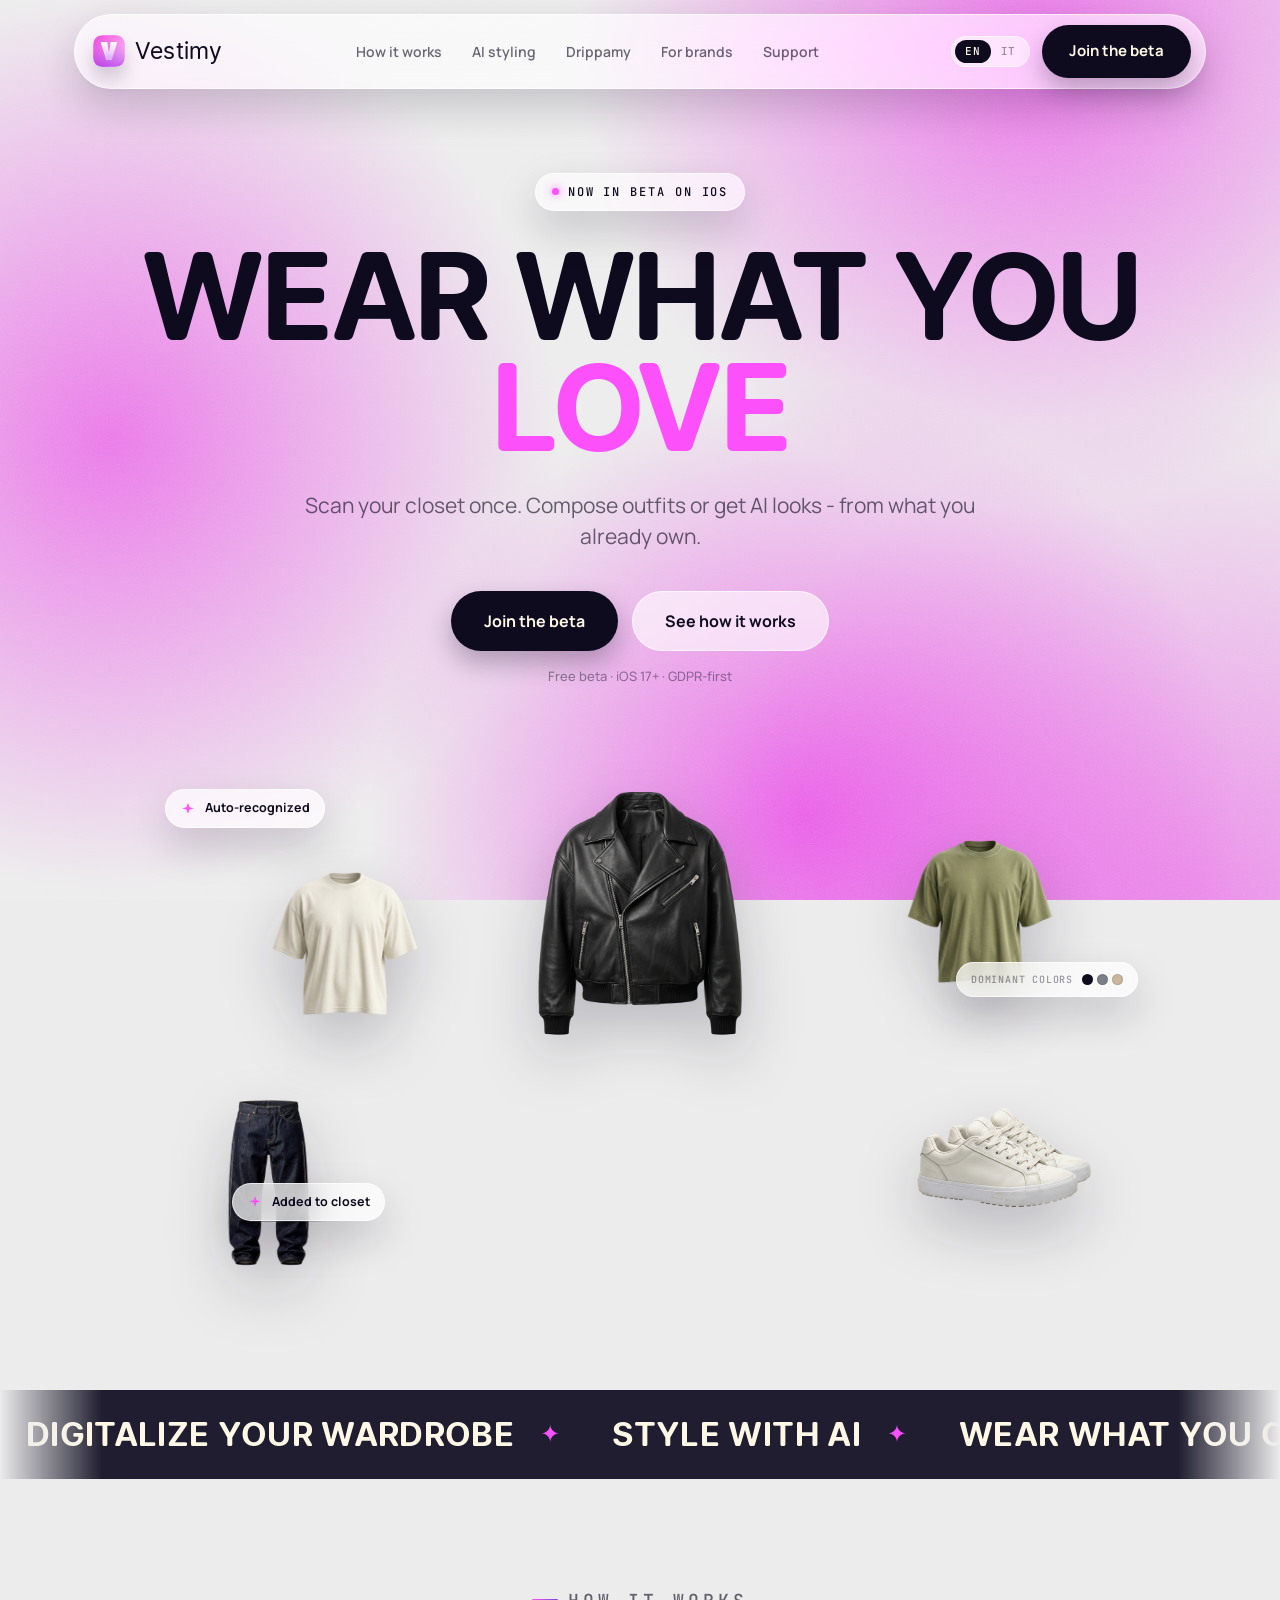
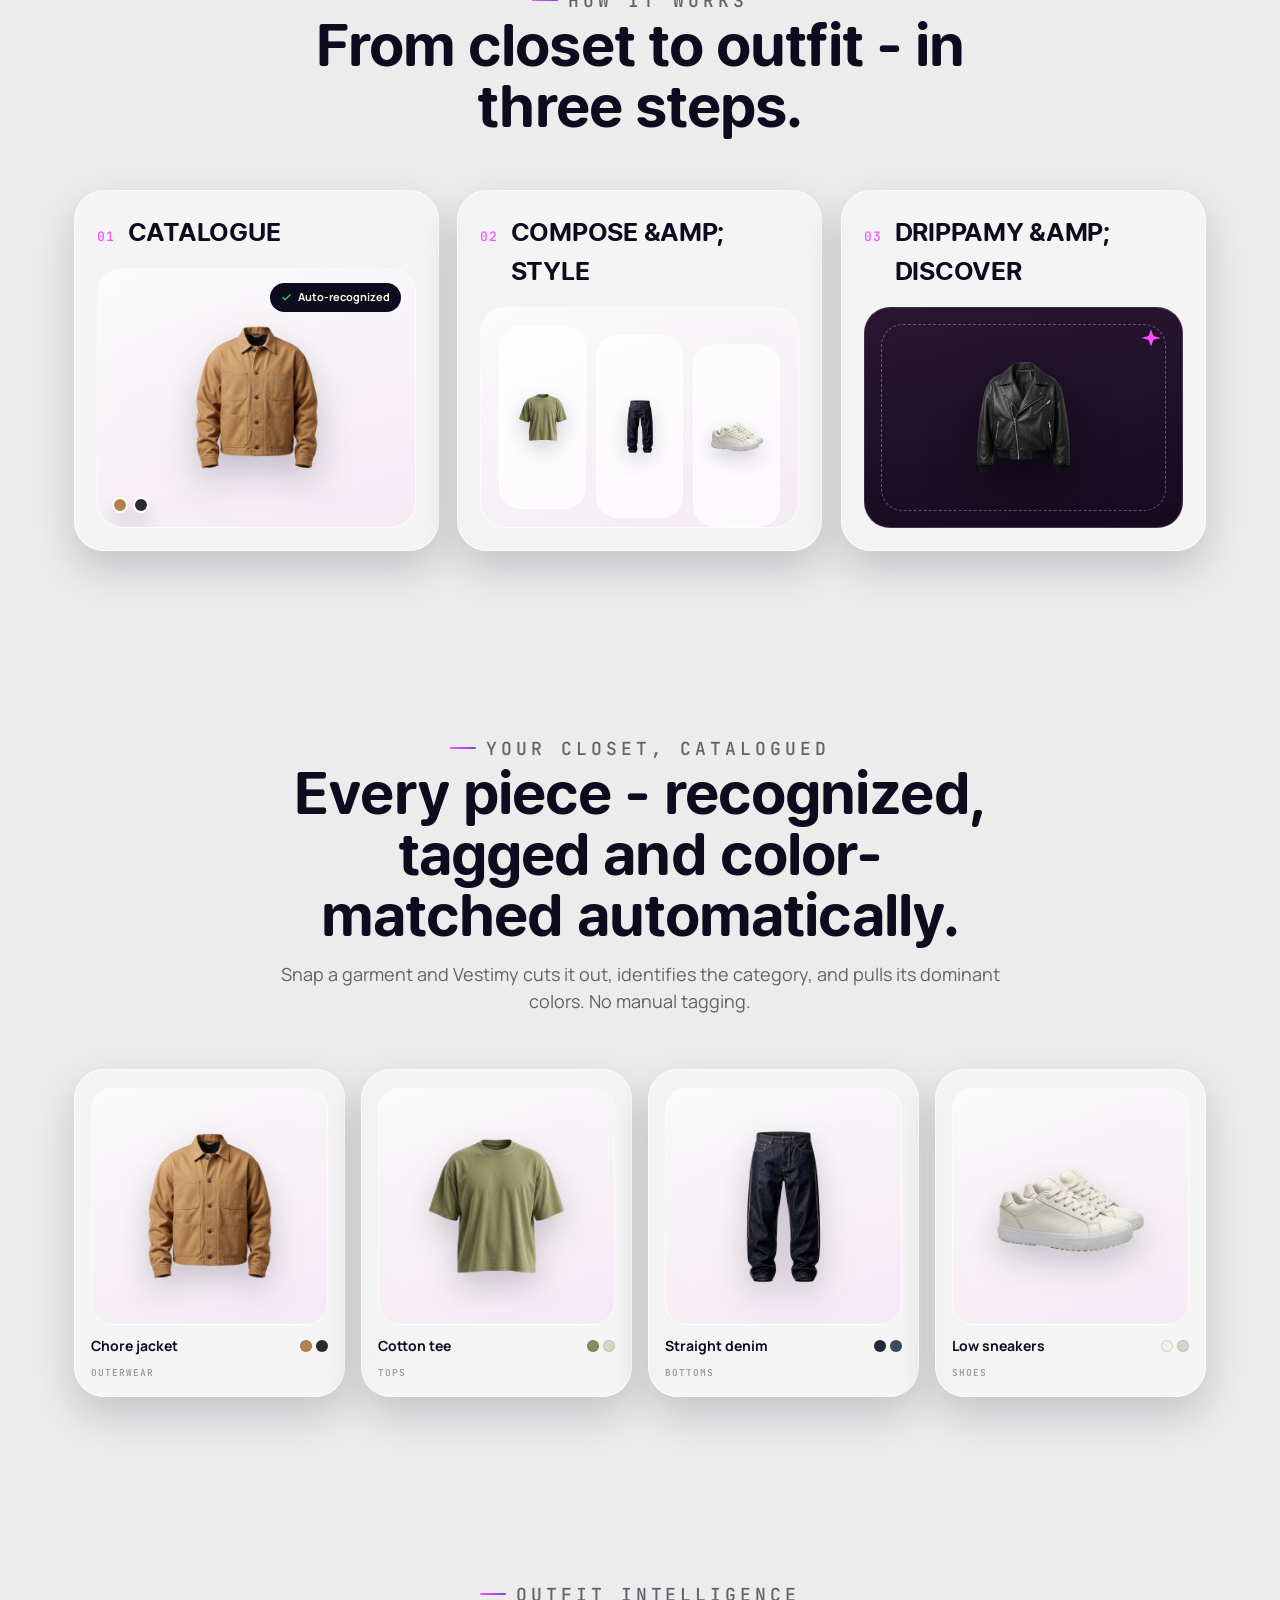
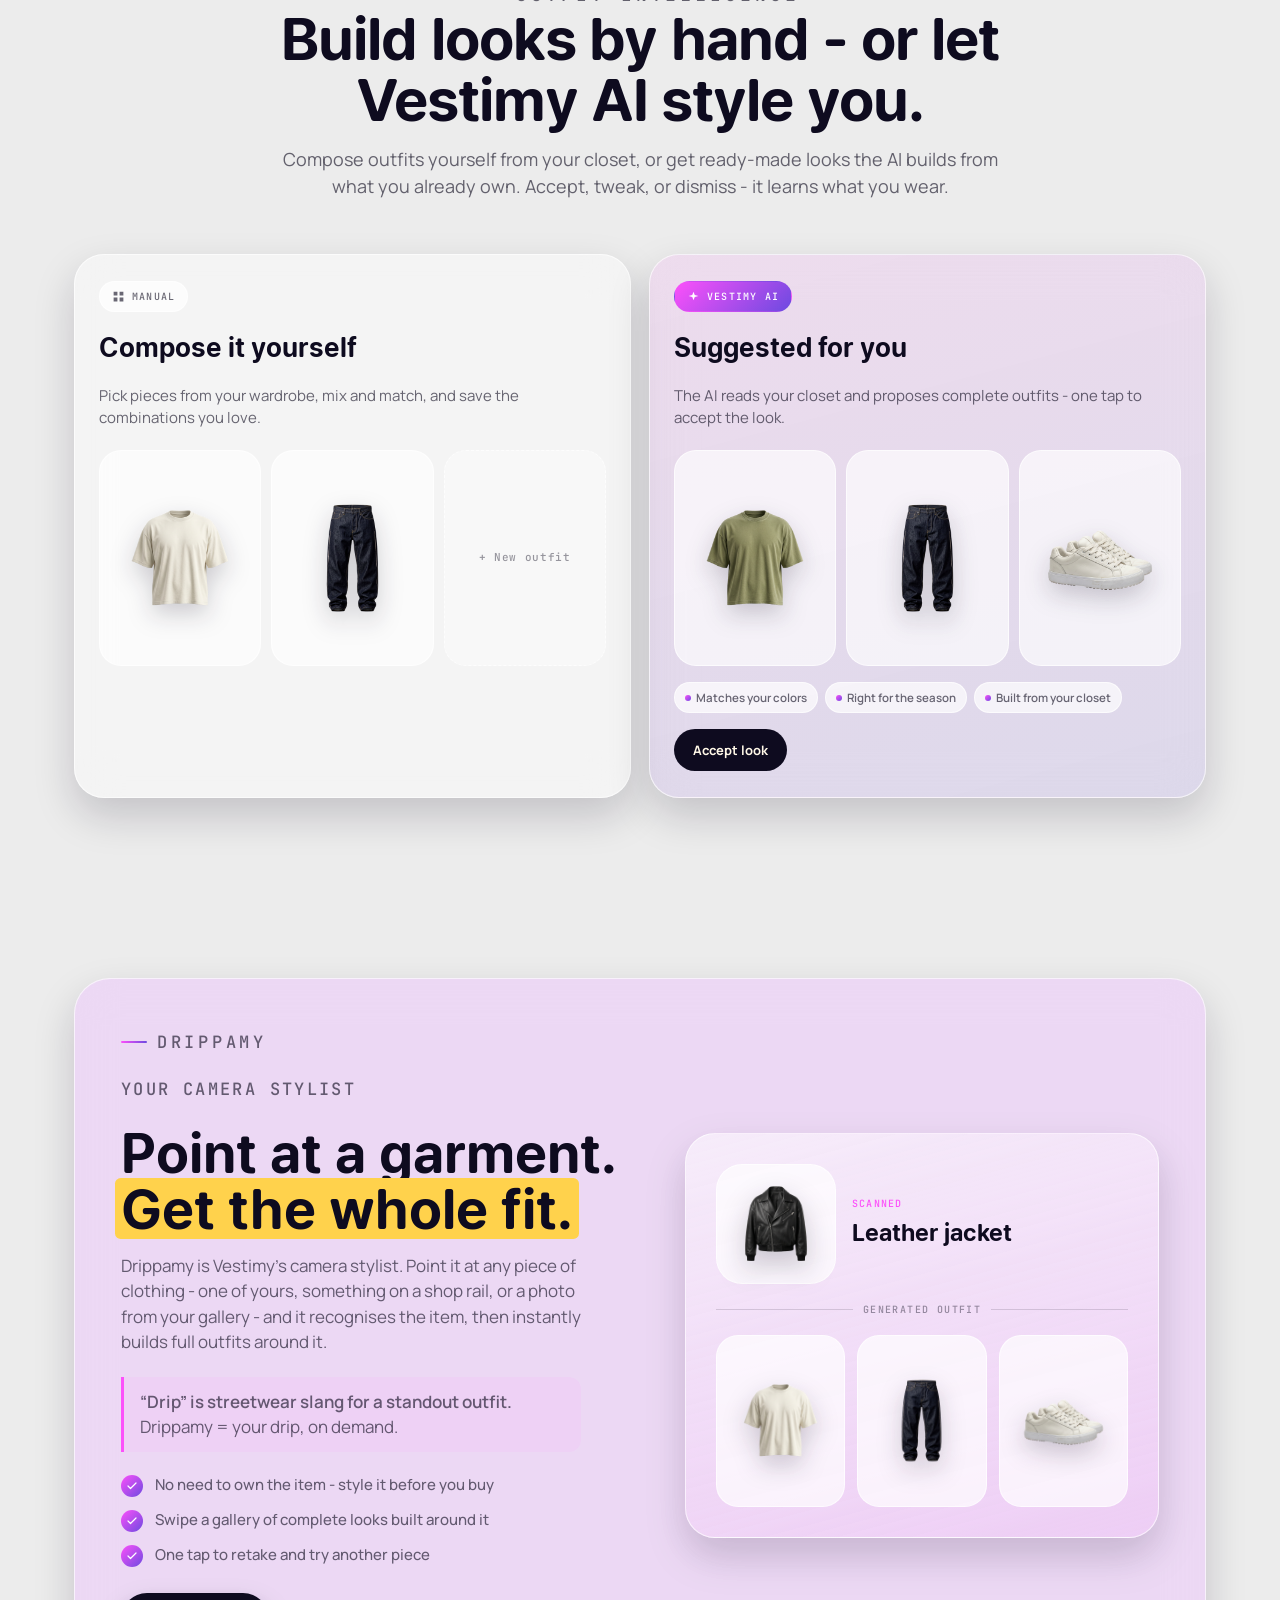
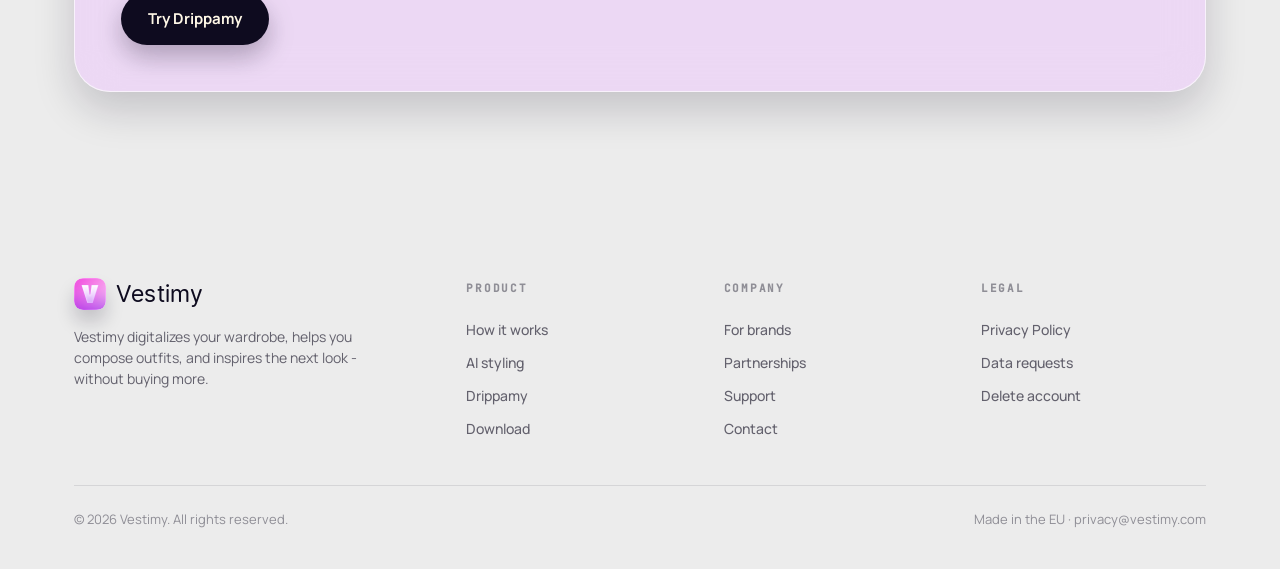
<file: index.html>
<!DOCTYPE html>
<html lang="en">
  <head>
    <meta charset="UTF-8" />
    <meta name="viewport" content="width=device-width, initial-scale=1.0" />
    <title data-i18n="meta.title">Vestimy - Your wardrobe, digitalized.</title>
    <meta name="description" data-i18n-attr="content:meta.desc"
      content="Vestimy turns your physical wardrobe into a digital one. Scan what you own, compose outfits, and get instant looks built around any garment with Drippamy." />
    <meta property="og:title" content="Vestimy - Your wardrobe, digitalized." />
    <meta property="og:description" content="Know what you own, wear it better, and stay inspired - without buying more." />
    <meta property="og:type" content="website" />
    <link rel="icon" type="image/png" href="assets/favicon.png" />
    <link rel="apple-touch-icon" href="assets/apple-touch-icon.png" />
    <link rel="stylesheet" href="css/styles.css" />
  </head>
  <body>
    <div class="progress"></div>
    <canvas id="aurora"></canvas>
    <div class="grain"></div>

    <!-- ===================== NAV ===================== -->
    <header class="nav">
      <div class="wrap">
        <nav class="nav__inner glass glass--high">
          <a class="brand" href="/">
            <img src="assets/icon.png" alt="Vestimy" />
            Vestimy
          </a>
          <div class="nav__links">
            <a href="#how" data-i18n="nav.how">How it works</a>
            <a href="#ai" data-i18n="nav.ai">AI styling</a>
            <a href="#drippamy" data-i18n="nav.drippamy">Drippamy</a>
            <a href="/brands" data-i18n="nav.brands">For brands</a>
            <a href="/support" data-i18n="nav.support">Support</a>
          </div>
          <div class="nav__cta">
            <div class="lang" role="group" aria-label="Language">
              <button data-lang-btn="en" aria-pressed="true">EN</button>
              <button data-lang-btn="it" aria-pressed="false">IT</button>
            </div>
            <a href="/beta" class="btn btn--primary" data-i18n="nav.getapp">Join the beta</a>
            <button class="nav__burger" aria-label="Menu">☰</button>
          </div>
        </nav>
      </div>
    </header>

    <!-- ===================== HERO ===================== -->
    <section class="hero">
      <div class="wrap">
        <span class="hero__pill glass glass--high">
          <span class="dot"></span> <span data-i18n="hero.pill">Now in beta on iOS</span>
        </span>
        <h1 class="hero__title">
          <span data-i18n="hero.titleA">Wear what you</span>
          <span class="rotator" data-rotator>
            <span data-i18n="rot.1">own</span>
            <span data-i18n="rot.2">love</span>
            <span data-i18n="rot.3">saved</span>
          </span>
        </h1>
        <p class="hero__sub" data-i18n="hero.sub">
          Vestimy turns your physical wardrobe into a digital one. Scan your
          clothes once, then let the app decide what to wear, compose new
          outfits, and discover looks - without buying more.
        </p>
        <div class="hero__actions">
          <a href="/beta" class="btn btn--primary btn--lg" data-magnetic data-i18n="hero.cta1">Join the beta</a>
          <a href="#how" class="btn btn--ghost btn--lg" data-i18n="hero.cta2">See how it works</a>
        </div>
        <p class="hero__note" data-i18n-html="hero.note">Free beta · iOS 17+ · GDPR-first</p>

        <!-- floating cut-out garments - the real "scontornato" wardrobe -->
        <div class="hero__stage" aria-hidden="true">
          <div class="garment g-jacket"><img src="assets/product.png" alt="" /></div>
          <div class="garment g-tee"><img src="assets/tshirt.png" alt="" /></div>
          <div class="garment g-tee2"><img src="assets/tshirt-2.png" alt="" /></div>
          <div class="garment g-pants"><img src="assets/pants.png" alt="" /></div>
          <div class="garment g-shoe"><img src="assets/shoe.png" alt="" /></div>

          <div class="tag tag--1">
            <span class="spark"><svg viewBox="0 0 24 24"><path d="M12 3l2.3 6.2L21 11l-6.7 1.8L12 19l-2.3-6.2L3 11l6.7-1.8L12 3Z"/></svg></span>
            <span data-i18n="tag.recognized">Auto-recognized</span>
          </div>
          <div class="tag tag--2">
            <span class="meta" data-i18n="tag.colors">Dominant colors</span>
            <span class="swatch"><i style="background:#0e0b1f"></i><i style="background:#7a7f87"></i><i style="background:#c9b79c"></i></span>
          </div>
          <div class="tag tag--3">
            <span class="spark"><svg viewBox="0 0 24 24"><path d="M12 3l2.3 6.2L21 11l-6.7 1.8L12 19l-2.3-6.2L3 11l6.7-1.8L12 3Z"/></svg></span>
            <span data-i18n="tag.added">Added to closet</span>
          </div>
        </div>
      </div>
    </section>

    <!-- ===================== MARQUEE TICKER ===================== -->
    <div class="ticker" aria-hidden="true">
      <div class="ticker__track">
        <div class="ticker__group">
          <span data-i18n="tick.1">Digitalize your wardrobe</span>
          <span data-i18n="tick.2">Style with AI</span>
          <span data-i18n="tick.3">Wear what you own</span>
          <span data-i18n="tick.4">Drippamy any garment</span>
        </div>
        <div class="ticker__group">
          <span data-i18n="tick.1">Digitalize your wardrobe</span>
          <span data-i18n="tick.2">Style with AI</span>
          <span data-i18n="tick.3">Wear what you own</span>
          <span data-i18n="tick.4">Drippamy any garment</span>
        </div>
      </div>
    </div>

    <!-- ===================== HOW IT WORKS (overview) ===================== -->
    <section id="how" class="section-pad">
      <div class="wrap">
        <div class="head head--center reveal">
          <p class="eyebrow" data-i18n="how.eyebrow">How it works</p>
          <h2 data-i18n="how.title">From closet to outfit - in three steps.</h2>
        </div>
        <div class="hw">
          <!-- 01 scan & recognize -->
          <article class="hw-card glass reveal" data-tilt>
            <div class="hw-card__head">
              <span class="hw-card__num">01</span>
              <h3 class="hw-card__title" data-i18n="how.s1.t">Catalogue</h3>
            </div>
            <div class="hw-viz hw-viz--scan">
              <img src="assets/jacket.png" alt="" />
              <span class="hw-chip">
                <svg viewBox="0 0 24 24"><polyline points="20 6 9 17 4 12"/></svg>
                <span data-i18n="tag.recognized">Auto-recognized</span>
              </span>
              <span class="hw-sw"><i style="background:#b5824e"></i><i style="background:#2b2b2b"></i></span>
            </div>
          </article>
          <!-- 02 compose / AI outfit -->
          <article class="hw-card glass reveal" data-tilt>
            <div class="hw-card__head">
              <span class="hw-card__num">02</span>
              <h3 class="hw-card__title" data-i18n="how.s2.t">Compose &amp; style</h3>
            </div>
            <div class="hw-viz hw-viz--row">
              <div class="slot"><img src="assets/tshirt-2.png" alt="" /></div>
              <div class="slot"><img src="assets/pants.png" alt="" /></div>
              <div class="slot"><img src="assets/shoe.png" alt="" /></div>
            </div>
          </article>
          <!-- 03 drippamy -->
          <article class="hw-card glass reveal" data-tilt>
            <div class="hw-card__head">
              <span class="hw-card__num">03</span>
              <h3 class="hw-card__title" data-i18n="how.s3.t">Drippamy &amp; discover</h3>
            </div>
            <div class="hw-viz hw-viz--cam">
              <img src="assets/product.png" alt="" />
              <span class="hw-spark"><svg viewBox="0 0 24 24"><path d="M12 3l2.3 6.2L21 11l-6.7 1.8L12 19l-2.3-6.2L3 11l6.7-1.8L12 3Z"/></svg></span>
            </div>
          </article>
        </div>
      </div>
    </section>

    <!-- ===================== CATALOGUE BAND ===================== -->
    <section id="catalogue" class="section-pad">
      <div class="wrap">
        <div class="head head--center reveal">
          <p class="eyebrow" data-i18n="cat.eyebrow">Your closet, catalogued</p>
          <h2 data-i18n="cat.title">Every piece - recognized, tagged and color-matched automatically.</h2>
          <p data-i18n="cat.lead">
            Snap a garment and Vestimy cuts it out, identifies the category, and
            pulls its dominant colors. No manual tagging.
          </p>
        </div>
        <div class="catalogue">
          <article class="cat-card glass reveal" data-tilt>
            <div class="cat-card__img"><img src="assets/jacket.png" alt="" /></div>
            <div class="cat-card__row">
              <span class="cat-card__name" data-i18n="cat.j.n">Chore jacket</span>
              <span class="cat-card__sw"><i style="background:#b5824e"></i><i style="background:#2b2b2b"></i></span>
            </div>
            <span class="cat-card__cat" data-i18n="cat.j.c">Outerwear</span>
          </article>
          <article class="cat-card glass reveal" data-tilt>
            <div class="cat-card__img"><img src="assets/tshirt-2.png" alt="" /></div>
            <div class="cat-card__row">
              <span class="cat-card__name" data-i18n="cat.t.n">Cotton tee</span>
              <span class="cat-card__sw"><i style="background:#8a8b5e"></i><i style="background:#d8d6c4"></i></span>
            </div>
            <span class="cat-card__cat" data-i18n="cat.t.c">Tops</span>
          </article>
          <article class="cat-card glass reveal" data-tilt>
            <div class="cat-card__img"><img src="assets/pants.png" alt="" /></div>
            <div class="cat-card__row">
              <span class="cat-card__name" data-i18n="cat.p.n">Straight denim</span>
              <span class="cat-card__sw"><i style="background:#222a3a"></i><i style="background:#3c4a63"></i></span>
            </div>
            <span class="cat-card__cat" data-i18n="cat.p.c">Bottoms</span>
          </article>
          <article class="cat-card glass reveal" data-tilt>
            <div class="cat-card__img"><img src="assets/shoe.png" alt="" /></div>
            <div class="cat-card__row">
              <span class="cat-card__name" data-i18n="cat.s.n">Low sneakers</span>
              <span class="cat-card__sw"><i style="background:#f2efe9"></i><i style="background:#d9d4c8"></i></span>
            </div>
            <span class="cat-card__cat" data-i18n="cat.s.c">Shoes</span>
          </article>
        </div>
      </div>
    </section>

    <!-- ===================== AI OUTFIT SUGGESTIONS ===================== -->
    <section id="ai" class="section-pad">
      <div class="wrap">
        <div class="head head--center reveal">
          <p class="eyebrow" data-i18n="ai.eyebrow">Outfit intelligence</p>
          <h2 data-i18n="ai.title">Build looks by hand - or let Vestimy AI style you.</h2>
          <p data-i18n="ai.lead">
            Compose outfits yourself from your closet, or get ready-made looks
            the AI builds from what you already own. Accept, tweak, or dismiss -
            it learns what you wear.
          </p>
        </div>
        <div class="modes">
          <!-- manual -->
          <article class="mode glass reveal" data-tilt>
            <span class="mode__tag">
              <svg viewBox="0 0 24 24"><path d="M3 3h7v7H3zM14 3h7v7h-7zM3 14h7v7H3zM14 14h7v7h-7z"/></svg>
              <span data-i18n="ai.manual.tag">Manual</span>
            </span>
            <h3 data-i18n="ai.manual.t">Compose it yourself</h3>
            <p data-i18n="ai.manual.d">
              Pick pieces from your wardrobe, mix and match, and save the
              combinations you love.
            </p>
            <div class="outfit-row">
              <div class="slot"><img src="assets/tshirt.png" alt="" /></div>
              <div class="slot"><img src="assets/pants.png" alt="" /></div>
              <div class="slot slot--add" data-i18n="ai.manual.cta">+ New outfit</div>
            </div>
          </article>
          <!-- ai -->
          <article class="mode mode--ai glass reveal" data-tilt>
            <span class="mode__tag">
              <svg viewBox="0 0 24 24"><path d="M12 3l2.3 6.2L21 11l-6.7 1.8L12 19l-2.3-6.2L3 11l6.7-1.8L12 3Z"/></svg>
              <span data-i18n="ai.ai.tag">Vestimy AI</span>
            </span>
            <h3 data-i18n="ai.ai.t">Suggested for you</h3>
            <p data-i18n="ai.ai.d">
              The AI reads your closet and proposes complete outfits - one tap to
              accept the look.
            </p>
            <div class="outfit-row">
              <div class="slot"><img src="assets/tshirt-2.png" alt="" /></div>
              <div class="slot"><img src="assets/pants.png" alt="" /></div>
              <div class="slot"><img src="assets/shoe.png" alt="" /></div>
            </div>
            <div class="reasons">
              <span data-i18n="ai.r1">Matches your colors</span>
              <span data-i18n="ai.r2">Right for the season</span>
              <span data-i18n="ai.r3">Built from your closet</span>
            </div>
            <button class="mode__btn mode__btn--ai" data-i18n="ai.ai.accept">Accept look</button>
          </article>
        </div>
      </div>
    </section>

    <!-- ===================== DRIPPAMY SPOTLIGHT ===================== -->
    <section id="drippamy" class="section-pad">
      <div class="wrap">
        <div class="spot glass glass--tint reveal">
          <div class="spot__copy">
            <p class="eyebrow" data-i18n="drip.eyebrow">Drippamy</p>
            <p class="drip-kicker" data-i18n="drip.kicker">Your camera stylist</p>
            <h2 data-i18n-html="drip.title">Point at a garment. <em>Get the whole fit.</em></h2>
            <p data-i18n="drip.body">
              Drippamy is Vestimy's camera stylist. Point it at any piece of
              clothing - one of yours, something on a shop rail, or a photo from
              your gallery - and it recognises the item, then instantly builds
              full outfits around it.
            </p>
            <p class="drip-name" data-i18n="drip.name">
              “Drip” is streetwear slang for a standout outfit. Drippamy = your
              drip, on demand.
            </p>
            <ul class="spot__list">
              <li><span class="tick"><svg viewBox="0 0 24 24"><polyline points="20 6 9 17 4 12"/></svg></span> <span data-i18n="drip.l1">Works with clothes you don't own yet</span></li>
              <li><span class="tick"><svg viewBox="0 0 24 24"><polyline points="20 6 9 17 4 12"/></svg></span> <span data-i18n="drip.l2">Outfit ideas in a swipeable gallery</span></li>
              <li><span class="tick"><svg viewBox="0 0 24 24"><polyline points="20 6 9 17 4 12"/></svg></span> <span data-i18n="drip.l3">One tap to retake and try another piece</span></li>
            </ul>
            <a href="/beta" class="btn btn--primary" data-i18n="drip.cta">Try Drippamy</a>
          </div>
          <div class="drip-visual">
            <div class="drip-anchor">
              <div class="drip-anchor__img"><img src="assets/product.png" alt="" /></div>
              <div class="drip-anchor__label">
                <div class="meta" data-i18n="drip.scanned">Scanned</div>
                <b data-i18n="drip.anchor">Leather jacket</b>
              </div>
            </div>
            <div class="drip-arrow"><span data-i18n="drip.generated">Generated outfit</span></div>
            <div class="drip-reel">
              <div><img src="assets/tshirt.png" alt="" /></div>
              <div><img src="assets/pants.png" alt="" /></div>
              <div><img src="assets/shoe.png" alt="" /></div>
            </div>
          </div>
        </div>
      </div>
    </section>

    <!-- ===================== FOOTER ===================== -->
    <footer class="footer">
      <div class="wrap">
        <div class="footer__grid">
          <div class="footer__brand">
            <a class="brand" href="/">
              <img src="assets/icon.png" alt="Vestimy" />
              Vestimy
            </a>
            <p data-i18n="foot.tag">
              Vestimy digitalizes your wardrobe, helps you compose outfits, and
              inspires the next look - without buying more.
            </p>
          </div>
          <div class="footer__col">
            <h4 data-i18n="foot.product">Product</h4>
            <a href="#how" data-i18n="foot.how">How it works</a>
            <a href="#ai" data-i18n="nav.ai">AI styling</a>
            <a href="#drippamy" data-i18n="foot.drippamy">Drippamy</a>
            <a href="/beta" data-i18n="foot.download">Download</a>
          </div>
          <div class="footer__col">
            <h4 data-i18n="foot.company">Company</h4>
            <a href="/brands" data-i18n="foot.forbrands">For brands</a>
            <a href="mailto:brands@vestimy.com" data-i18n="foot.partner">Partnerships</a>
            <a href="/support" data-i18n="foot.support">Support</a>
            <a href="mailto:hello@vestimy.com" data-i18n="foot.contact">Contact</a>
          </div>
          <div class="footer__col">
            <h4 data-i18n="foot.legal">Legal</h4>
            <a href="/privacy" data-i18n="foot.privacy">Privacy Policy</a>
            <a href="mailto:privacy@vestimy.com" data-i18n="foot.datareq">Data requests</a>
            <a href="/support#account" data-i18n="foot.delete">Delete account</a>
          </div>
        </div>
        <div class="footer__bottom">
          <span data-i18n="foot.rights">© 2026 Vestimy. All rights reserved.</span>
          <span data-i18n="foot.made">Made in the EU · privacy@vestimy.com</span>
        </div>
      </div>
    </footer>

    <script src="js/i18n.js"></script>
    <script src="js/motion.js"></script>
    <script src="js/aurora.js"></script>
  </body>
</html>
</file>
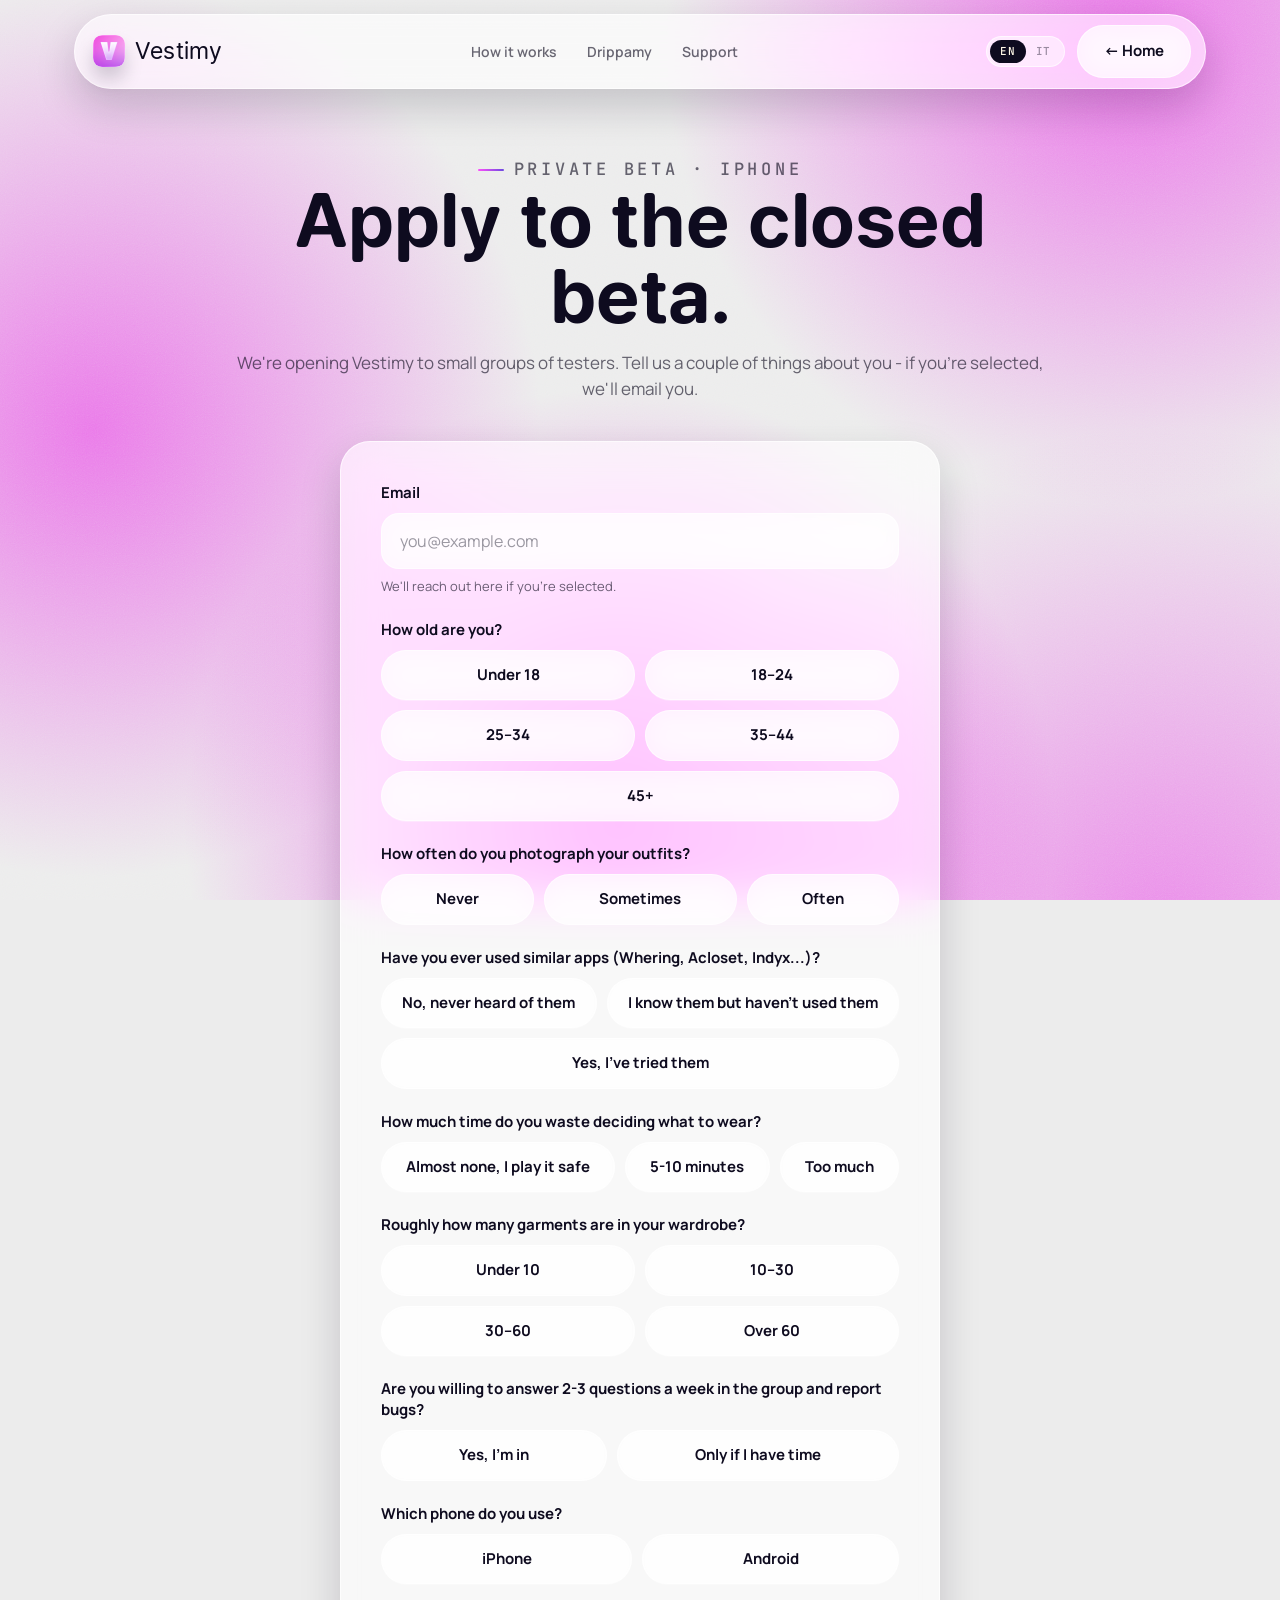
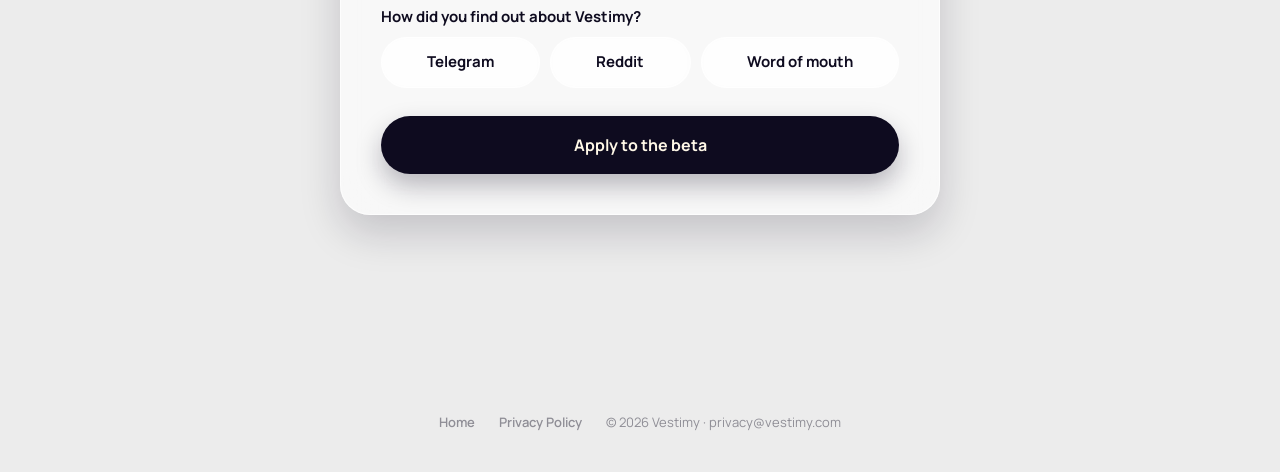
<file: beta/index.html>
<!DOCTYPE html>
<html lang="it">
  <head>
    <meta charset="UTF-8" />
    <meta name="viewport" content="width=device-width, initial-scale=1.0" />
    <title data-i18n="beta.meta.title">Candidati alla closed beta - Vestimy</title>
    <meta name="description" data-i18n-attr="content:beta.meta.desc.mail"
      content="Candidati alla closed beta di Vestimy, l'app che digitalizza il tuo guardaroba. Posti limitati su iPhone: lascia i tuoi dati e ti scriviamo via email." />
    <meta name="robots" content="noindex" />
    <meta property="og:title" content="Candidati alla closed beta - Vestimy" />
    <meta property="og:description" content="Posti limitati su iPhone. Lascia i tuoi dati e ti scriviamo via email." />
    <link rel="icon" type="image/png" href="/assets/favicon.png" />
    <link rel="apple-touch-icon" href="/assets/apple-touch-icon.png" />
    <link rel="stylesheet" href="/css/styles.css" />
  </head>
  <body class="page-beta">
    <canvas id="aurora"></canvas>
    <div class="grain"></div>

    <!-- ===================== NAV ===================== -->
    <header class="nav">
      <div class="wrap">
        <nav class="nav__inner glass glass--high">
          <a class="brand" href="/">
            <img src="/assets/icon.png" alt="Vestimy" />
            Vestimy
          </a>
          <div class="nav__links">
            <a href="/#how" data-i18n="nav.how">Come funziona</a>
            <a href="/#drippamy" data-i18n="nav.drippamy">Drippamy</a>
            <a href="/support" data-i18n="nav.support">Supporto</a>
          </div>
          <div class="nav__cta">
            <div class="lang" role="group" aria-label="Language">
              <button data-lang-btn="en" aria-pressed="false">EN</button>
              <button data-lang-btn="it" aria-pressed="true">IT</button>
            </div>
            <a href="/" class="btn btn--ghost" data-i18n="beta.back">← Home</a>
            <button class="nav__burger" aria-label="Menu">☰</button>
          </div>
        </nav>
      </div>
    </header>

    <main class="doc">
      <div class="wrap">
        <div class="doc__head reveal">
          <p class="eyebrow" data-i18n="beta.eyebrow">Beta privata · iPhone</p>
          <h1 data-i18n="beta.title">Candidati alla closed beta.</h1>
          <p data-i18n="beta.lead.mail">
            Stiamo aprendo Vestimy a piccoli gruppi di tester. Raccontaci due
            cose su di te: se sei tra i selezionati, ti scriviamo via email.
          </p>
        </div>

        <div class="beta-card glass glass--high reveal" id="betaCard">
          <form class="beta-form" id="betaForm" novalidate>
            <!-- 1. Email -->
            <div class="beta-field" data-field="email">
              <label class="beta-label" for="betaEmail" data-i18n="beta.email.label">Email</label>
              <input
                class="wl-input"
                type="email"
                id="betaEmail"
                inputmode="email"
                autocapitalize="none"
                autocorrect="off"
                spellcheck="false"
                autocomplete="email"
                placeholder="tu@esempio.com"
                data-i18n-attr="placeholder:beta.email.ph"
              />
              <p class="beta-hint" data-i18n="beta.email.hint">Ti scriveremo qui se sei selezionato/a.</p>
              <p class="beta-error" data-error="email" data-i18n="beta.email.err">Inserisci un'email valida.</p>
            </div>

            <!-- Quanti anni hai? -->
            <div class="beta-field" data-field="age">
              <span class="beta-label" id="ageLabel" data-i18n="beta.age.label">Quanti anni hai?</span>
              <div class="beta-pills beta-pills--grid" role="radiogroup" aria-labelledby="ageLabel" data-pills="age">
                <button type="button" class="beta-pill" role="radio" aria-checked="false" data-value="Meno di 18 anni" data-i18n="beta.age.u18">Meno di 18 anni</button>
                <button type="button" class="beta-pill" role="radio" aria-checked="false" data-value="18–24">18–24</button>
                <button type="button" class="beta-pill" role="radio" aria-checked="false" data-value="25–34">25–34</button>
                <button type="button" class="beta-pill" role="radio" aria-checked="false" data-value="35–44">35–44</button>
                <button type="button" class="beta-pill" role="radio" aria-checked="false" data-value="45+">45+</button>
              </div>
              <p class="beta-error" data-error="age" data-i18n="beta.choice.err">Scegli un'opzione.</p>
            </div>

            <!-- Quante foto fai ai tuoi outfit? -->
            <div class="beta-field" data-field="photos">
              <span class="beta-label" id="photosLabel" data-i18n="beta.photos.label">Quante foto fai ai tuoi outfit?</span>
              <div class="beta-pills" role="radiogroup" aria-labelledby="photosLabel" data-pills="photos">
                <button type="button" class="beta-pill" role="radio" aria-checked="false" data-value="Mai" data-i18n="beta.photos.never">Mai</button>
                <button type="button" class="beta-pill" role="radio" aria-checked="false" data-value="Ogni tanto" data-i18n="beta.photos.some">Ogni tanto</button>
                <button type="button" class="beta-pill" role="radio" aria-checked="false" data-value="Spesso" data-i18n="beta.photos.often">Spesso</button>
              </div>
              <p class="beta-error" data-error="photos" data-i18n="beta.choice.err">Scegli un'opzione.</p>
            </div>

            <!-- Hai mai usato app simili? -->
            <div class="beta-field" data-field="apps">
              <span class="beta-label" id="appsLabel" data-i18n="beta.apps.label">Hai mai usato app simili (Whering, Acloset, Indyx...)?</span>
              <div class="beta-pills" role="radiogroup" aria-labelledby="appsLabel" data-pills="apps">
                <button type="button" class="beta-pill" role="radio" aria-checked="false" data-value="No, mai sentite" data-i18n="beta.apps.never">No, mai sentite</button>
                <button type="button" class="beta-pill" role="radio" aria-checked="false" data-value="Le conosco ma non le ho usate" data-i18n="beta.apps.know">Le conosco ma non le ho usate</button>
                <button type="button" class="beta-pill" role="radio" aria-checked="false" data-value="Sì, le ho provate" data-i18n="beta.apps.tried">Sì, le ho provate</button>
              </div>
              <p class="beta-error" data-error="apps" data-i18n="beta.choice.err">Scegli un'opzione.</p>
            </div>

            <!-- Quanto tempo perdi a decidere cosa metterti? -->
            <div class="beta-field" data-field="time">
              <span class="beta-label" id="timeLabel" data-i18n="beta.time.label">Quanto tempo perdi a decidere cosa metterti?</span>
              <div class="beta-pills" role="radiogroup" aria-labelledby="timeLabel" data-pills="time">
                <button type="button" class="beta-pill" role="radio" aria-checked="false" data-value="Quasi zero, vado sul sicuro" data-i18n="beta.time.zero">Quasi zero, vado sul sicuro</button>
                <button type="button" class="beta-pill" role="radio" aria-checked="false" data-value="5-10 minuti" data-i18n="beta.time.mid">5-10 minuti</button>
                <button type="button" class="beta-pill" role="radio" aria-checked="false" data-value="Troppo" data-i18n="beta.time.much">Troppo</button>
              </div>
              <p class="beta-error" data-error="time" data-i18n="beta.choice.err">Scegli un'opzione.</p>
            </div>

            <!-- Quanti capi -->
            <div class="beta-field" data-field="items">
              <span class="beta-label" id="itemsLabel" data-i18n="beta.items.label">Quanti capi hai più o meno nell'armadio?</span>
              <div class="beta-pills beta-pills--grid" role="radiogroup" aria-labelledby="itemsLabel" data-pills="items">
                <button type="button" class="beta-pill" role="radio" aria-checked="false" data-value="Meno di 10" data-i18n="beta.items.u10">Meno di 10</button>
                <button type="button" class="beta-pill" role="radio" aria-checked="false" data-value="10–30">10–30</button>
                <button type="button" class="beta-pill" role="radio" aria-checked="false" data-value="30–60">30–60</button>
                <button type="button" class="beta-pill" role="radio" aria-checked="false" data-value="Più di 60" data-i18n="beta.items.o60">Più di 60</button>
              </div>
              <p class="beta-error" data-error="items" data-i18n="beta.choice.err">Scegli un'opzione.</p>
            </div>

            <!-- Disponibilità feedback -->
            <div class="beta-field" data-field="feedback">
              <span class="beta-label" id="feedbackLabel" data-i18n="beta.feedback.label">Sei disposto/a a rispondere a 2-3 domande a settimana nel gruppo e segnalare bug?</span>
              <div class="beta-pills" role="radiogroup" aria-labelledby="feedbackLabel" data-pills="feedback">
                <button type="button" class="beta-pill" role="radio" aria-checked="false" data-value="Sì, ci sto" data-i18n="beta.feedback.yes">Sì, ci sto</button>
                <button type="button" class="beta-pill" role="radio" aria-checked="false" data-value="Solo se ho tempo" data-i18n="beta.feedback.time">Solo se ho tempo</button>
              </div>
              <p class="beta-error" data-error="feedback" data-i18n="beta.choice.err">Scegli un'opzione.</p>
            </div>

            <!-- Che telefono usi? -->
            <div class="beta-field" data-field="phone">
              <span class="beta-label" id="phoneLabel" data-i18n="beta.phone.label">Che telefono usi?</span>
              <div class="beta-pills" role="radiogroup" aria-labelledby="phoneLabel" data-pills="phone">
                <button type="button" class="beta-pill" role="radio" aria-checked="false" data-value="iPhone">iPhone</button>
                <button type="button" class="beta-pill" role="radio" aria-checked="false" data-value="Android">Android</button>
              </div>
              <p class="beta-error" data-error="phone" data-i18n="beta.choice.err">Scegli un'opzione.</p>
            </div>

            <!-- conditional iPhone-only: nascosto finché non si sceglie iPhone -->
            <div class="beta-collapse is-collapsed" id="iosFields">
              <!-- Modello iPhone -->
              <div class="beta-field" data-field="model">
                <label class="beta-label" for="betaModel" data-i18n="beta.model.label">Che modello di iPhone hai?</label>
                <select class="beta-select" id="betaModel">
                  <option value="" disabled selected data-i18n="beta.model.ph">Seleziona…</option>
                  <option value="iPhone 15 o più recente" data-i18n="beta.model.new">iPhone 15 o più recente</option>
                  <option value="iPhone 12 / 13 / 14">iPhone 12 / 13 / 14</option>
                  <option value="iPhone 11 o precedente" data-i18n="beta.model.old">iPhone 11 o precedente</option>
                </select>
                <p class="beta-error" data-error="model" data-i18n="beta.model.err">Seleziona il modello.</p>
              </div>
            </div>

            <!-- 6. Come hai scoperto Vestimy? (sempre visibile, obbligatorio) -->
            <div class="beta-field" data-field="source">
              <span class="beta-label" id="sourceLabel" data-i18n="beta.source.label">Come hai scoperto Vestimy?</span>
              <div class="beta-pills" role="radiogroup" aria-labelledby="sourceLabel" data-pills="source">
                <button type="button" class="beta-pill" role="radio" aria-checked="false" data-value="Telegram">Telegram</button>
                <button type="button" class="beta-pill" role="radio" aria-checked="false" data-value="Reddit">Reddit</button>
                <button type="button" class="beta-pill" role="radio" aria-checked="false" data-value="Passaparola" data-i18n="beta.source.wom">Passaparola</button>
              </div>
              <p class="beta-error" data-error="source" data-i18n="beta.choice.err">Scegli un'opzione.</p>
            </div>

            <!-- nota waitlist (solo Android) -->
            <div class="beta-collapse is-collapsed" id="androidNote">
              <p class="beta-note" data-i18n="beta.note">
                Per ora la beta è solo su iPhone 😔 Lasciaci il contatto: appena
                arriviamo su Android sarai tra i primi a saperlo.
              </p>
            </div>

            <!-- honeypot: i bot la riempiono, gli umani non la vedono -->
            <input class="beta-hp" type="text" name="company" tabindex="-1" autocomplete="off" aria-hidden="true" />

            <p class="beta-formerror" id="betaFormError" role="alert" data-i18n="beta.neterror">
              Qualcosa è andato storto. Controlla la connessione e riprova.
            </p>

            <button type="submit" class="btn btn--primary btn--lg" id="betaSubmit">
              Candidati alla beta
            </button>
          </form>

          <div class="beta-success" role="status" aria-live="polite">
            <div class="wl-success__ic">
              <svg viewBox="0 0 24 24"><polyline points="20 6 9 17 4 12" /></svg>
            </div>
            <div id="betaSuccessIos">
              <h2 class="beta-success__t" data-i18n="beta.ok.t">Grazie! 🦩</h2>
              <p class="beta-success__d" data-i18n="beta.ok.d.mail">
                Stiamo selezionando i tester a piccoli gruppi. Se sei dentro, ti
                scriviamo via email entro pochi giorni.
              </p>
            </div>
            <div id="betaSuccessWl" hidden>
              <h2 class="beta-success__t" data-i18n="beta.wl.t">Sei in lista 🦩</h2>
              <p class="beta-success__d" data-i18n="beta.wl.d.mail">
                Per ora la beta è solo su iPhone, ma appena arriviamo su Android
                sarai tra i primi a saperlo. Ti scriviamo via email.
              </p>
            </div>
          </div>
        </div>
      </div>
    </main>

    <footer class="footer">
      <div class="wrap">
        <div class="footer__bottom" style="border: 0; justify-content: center; gap: 24px;">
          <a href="/" style="font-weight: 600;">Home</a>
          <a href="/privacy" style="font-weight: 600;">Privacy Policy</a>
          <span>© 2026 Vestimy · privacy@vestimy.com</span>
        </div>
      </div>
    </footer>

    <script src="/js/i18n.js"></script>
    <script>
      (function () {
        var ENDPOINT =
          "https://docs.google.com/forms/d/e/1FAIpQLSe-SAVtvQ7o2InqNNCcxR3uGg85BG4Zx2n8lhiijmUyZey23Q/formResponse";
        var ENTRY = {
          photos: "entry.325565126",
          apps: "entry.1817226168",
          time: "entry.949092732",
          age: "entry.1274027624",
          email: "entry.1948414089",
          phone: "entry.810963307",
          model: "entry.1170469488",
          items: "entry.560183156",
          feedback: "entry.717418359",
          source: "entry.430921185",
        };

        var form = document.getElementById("betaForm");
        var card = document.getElementById("betaCard");
        var iosFields = document.getElementById("iosFields");
        var androidNote = document.getElementById("androidNote");
        var submitBtn = document.getElementById("betaSubmit");
        var formError = document.getElementById("betaFormError");
        var successIos = document.getElementById("betaSuccessIos");
        var successWl = document.getElementById("betaSuccessWl");
        if (!form || !card) return;

        // i18n: translate a key for the current language (fallback = literal IT)
        function t(key, fallback) {
          var i18n = window.VestimyI18n;
          var v = i18n && i18n.t ? i18n.t(key) : null;
          return v != null ? v : fallback;
        }

        // selected values for the custom pill groups
        var picks = { photos: "", apps: "", time: "", age: "", phone: "", items: "", feedback: "", source: "" };
        var mode = "ios"; // "ios" | "android"

        // keep the submit label in sync with mode + current language
        function renderButton() {
          if (submitBtn.disabled) return; // loading: leave the "sending" label
          submitBtn.textContent =
            mode === "android"
              ? t("beta.waitlist", "Mettimi in lista d'attesa")
              : t("beta.submit", "Candidati alla beta");
        }
        document.addEventListener("i18n:applied", renderButton);

        /* ---------- pill (segmented) groups ---------- */
        var groups = form.querySelectorAll("[data-pills]");
        groups.forEach(function (group) {
          var key = group.getAttribute("data-pills");
          var pills = group.querySelectorAll(".beta-pill");
          pills.forEach(function (pill) {
            pill.addEventListener("click", function () {
              pills.forEach(function (p) {
                p.classList.remove("is-active");
                p.setAttribute("aria-checked", "false");
              });
              pill.classList.add("is-active");
              pill.setAttribute("aria-checked", "true");
              picks[key] = pill.getAttribute("data-value");
              clearError(key);
              if (key === "phone") applyPhone(picks.phone);
            });
          });
        });

        /* ---------- conditional logic ---------- */
        function applyPhone(value) {
          if (value === "Android") {
            mode = "android";
            iosFields.classList.add("is-collapsed");
            androidNote.classList.remove("is-collapsed");
            // il campo nascosto non può restare in errore
            clearError("model");
          } else {
            mode = "ios";
            iosFields.classList.remove("is-collapsed");
            androidNote.classList.add("is-collapsed");
          }
          renderButton();
        }

        /* ---------- validation helpers ---------- */
        function fieldEl(key) {
          return form.querySelector('[data-field="' + key + '"]');
        }
        function setError(key) {
          var el = fieldEl(key);
          if (el) el.classList.add("has-error");
        }
        function clearError(key) {
          var el = fieldEl(key);
          if (el) el.classList.remove("has-error");
        }

        // clear text-field errors as the user types
        form.querySelectorAll(".wl-input, .beta-select").forEach(function (input) {
          input.addEventListener("input", function () {
            var f = input.closest(".beta-field");
            if (f) f.classList.remove("has-error");
          });
        });

        function isValidEmail(v) {
          return /^[^\s@]+@[^\s@]+\.[^\s@]+$/.test((v || "").trim());
        }

        function validate() {
          var ok = true;
          var firstBad = null;

          // email (prima domanda)
          var emailInput = document.getElementById("betaEmail");
          if (!isValidEmail(emailInput.value)) {
            setError("email");
            ok = false;
            firstBad = firstBad || emailInput;
          }

          // domande sempre obbligatorie, anche nel flusso Android
          ["age", "photos", "apps", "time", "items", "feedback"].forEach(function (key) {
            if (!picks[key]) {
              setError(key);
              ok = false;
              firstBad = firstBad || form.querySelector('[data-pills="' + key + '"]');
            }
          });

          if (!picks.phone) {
            setError("phone");
            ok = false;
            firstBad = firstBad || form.querySelector('[data-pills="phone"]');
          }

          // modello iPhone: obbligatorio solo se visibile
          if (picks.phone === "iPhone") {
            var modelSel = document.getElementById("betaModel");
            if (!modelSel.value) {
              setError("model");
              ok = false;
              firstBad = firstBad || modelSel;
            }
          }

          if (!picks.source) {
            setError("source");
            ok = false;
            firstBad = firstBad || form.querySelector('[data-pills="source"]');
          }

          if (!ok && firstBad && firstBad.scrollIntoView) {
            firstBad.scrollIntoView({ behavior: "smooth", block: "center" });
            if (firstBad.focus) firstBad.focus({ preventScroll: true });
          }
          return ok;
        }

        /* ---------- submit ---------- */
        var submitting = false;
        form.addEventListener("submit", function (e) {
          e.preventDefault();

          // honeypot
          var hp = form.querySelector(".beta-hp");
          if (hp && hp.value) return;

          formError.classList.remove("is-shown");
          if (submitting) return;
          if (!validate()) return;

          var params = new URLSearchParams();
          params.append(ENTRY.email, document.getElementById("betaEmail").value.trim());
          params.append(ENTRY.age, picks.age);
          params.append(ENTRY.photos, picks.photos);
          params.append(ENTRY.apps, picks.apps);
          params.append(ENTRY.time, picks.time);
          params.append(ENTRY.items, picks.items);
          params.append(ENTRY.feedback, picks.feedback);
          params.append(ENTRY.phone, picks.phone);
          params.append(ENTRY.source, picks.source);
          if (picks.phone === "iPhone") {
            params.append(ENTRY.model, document.getElementById("betaModel").value);
          }

          submitting = true;
          submitBtn.disabled = true;
          submitBtn.textContent = t("beta.sending", "Invio in corso…");

          fetch(ENDPOINT, {
            method: "POST",
            mode: "no-cors",
            headers: { "Content-Type": "application/x-www-form-urlencoded" },
            body: params.toString(),
          })
            .then(function () {
              // risposta opaca (no-cors): se la fetch non lancia, è andata.
              // i testi del ringraziamento sono tradotti via data-i18n
              var android = mode === "android";
              successIos.hidden = android;
              successWl.hidden = !android;
              card.classList.add("is-done");
              card.scrollIntoView({ behavior: "smooth", block: "center" });
            })
            .catch(function () {
              // errore di rete: i dati restano, si può riprovare
              submitting = false;
              submitBtn.disabled = false;
              renderButton();
              formError.classList.add("is-shown");
            });
        });

        // set the initial submit label in the current language
        renderButton();
      })();
    </script>
    <script src="/js/aurora.js"></script>
  </body>
</html>
</file>
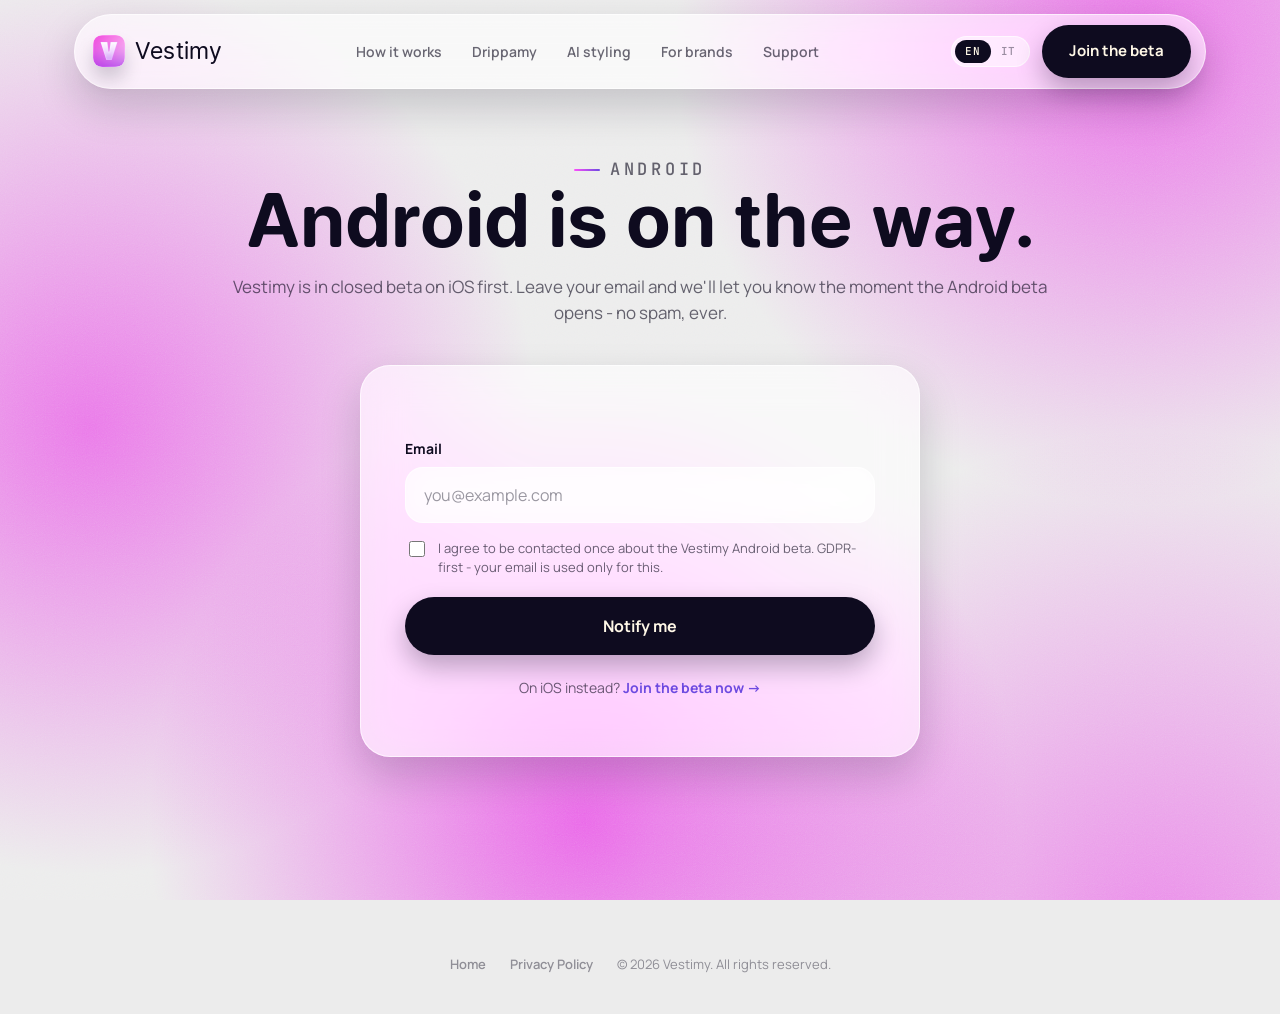
<file: android.html>
<!DOCTYPE html>
<html lang="en">
  <head>
    <meta charset="UTF-8" />
    <meta name="viewport" content="width=device-width, initial-scale=1.0" />
    <title data-i18n="wl.meta.title">Android waitlist - Vestimy</title>
    <meta name="description" data-i18n-attr="content:wl.meta.desc"
      content="Vestimy is in closed beta on iOS first. Join the Android waitlist and we'll email you the moment the Android beta opens." />
    <meta name="robots" content="noindex" />
    <link rel="icon" type="image/png" href="assets/favicon.png" />
    <link rel="apple-touch-icon" href="assets/apple-touch-icon.png" />
    <link rel="stylesheet" href="css/styles.css" />
  </head>
  <body>
    <canvas id="aurora"></canvas>
    <div class="grain"></div>

    <header class="nav">
      <div class="wrap">
        <nav class="nav__inner glass glass--high">
          <a class="brand" href="/">
            <img src="assets/icon.png" alt="Vestimy" />
            Vestimy
          </a>
          <div class="nav__links">
            <a href="/#how" data-i18n="nav.how">How it works</a>
            <a href="/#drippamy" data-i18n="nav.drippamy">Drippamy</a>
            <a href="/#ai" data-i18n="nav.ai">AI styling</a>
            <a href="/brands" data-i18n="nav.brands">For brands</a>
            <a href="/support" data-i18n="nav.support">Support</a>
          </div>
          <div class="nav__cta">
            <div class="lang" role="group" aria-label="Language">
              <button data-lang-btn="en" aria-pressed="true">EN</button>
              <button data-lang-btn="it" aria-pressed="false">IT</button>
            </div>
            <a href="/beta" class="btn btn--primary" data-i18n="nav.getapp">Join the beta</a>
            <button class="nav__burger" aria-label="Menu">☰</button>
          </div>
        </nav>
      </div>
    </header>

    <main class="doc">
      <div class="wrap">
        <div class="doc__head reveal">
          <p class="eyebrow" data-i18n="wl.eyebrow">Android</p>
          <h1 data-i18n="wl.title">Android is on the way.</h1>
          <p data-i18n="wl.lead">
            Vestimy is in closed beta on iOS first. Leave your email and we'll
            let you know the moment the Android beta opens - no spam, ever.
          </p>
        </div>

        <div class="waitlist glass glass--high reveal" id="waitlist">
          <!-- Wired to the Vestimy Android waitlist Google Form. -->

          <form
            class="wl-form"
            id="wlForm"
            action="https://docs.google.com/forms/d/e/1FAIpQLSdSpv8gHb_5MAbcv97s-vd90IPqk8wSZcPAkRQQMHQ3ysrGPg/formResponse"
            method="POST"
            target="wl_sink"
            novalidate
          >
            <div class="wl-field">
              <label for="wlEmail" data-i18n="wl.email.label">Email</label>
              <input
                class="wl-input"
                type="email"
                id="wlEmail"
                name="entry.362771062"
                required
                autocomplete="email"
                inputmode="email"
                placeholder="you@example.com"
                data-i18n-attr="placeholder:wl.email.ph"
              />
            </div>

            <!-- honeypot: bots fill this, humans never see it -->
            <input
              class="wl-hp"
              type="text"
              name="company"
              tabindex="-1"
              autocomplete="off"
              aria-hidden="true"
            />

            <label class="wl-consent">
              <input type="checkbox" id="wlConsent" required />
              <span data-i18n="wl.consent">
                I agree to be contacted once about the Vestimy Android beta.
                GDPR-first - your email is used only for this.
              </span>
            </label>

            <button type="submit" class="btn btn--primary btn--lg" data-i18n="wl.submit">
              Notify me
            </button>
          </form>

          <div class="wl-success" role="status" aria-live="polite">
            <div class="wl-success__ic">
              <svg viewBox="0 0 24 24"><polyline points="20 6 9 17 4 12" /></svg>
            </div>
            <h2 style="font-family: var(--font-serif); font-weight: 700; font-size: clamp(26px,4vw,38px); margin: 0 0 10px;" data-i18n="wl.success.t">
              You're on the list.
            </h2>
            <p style="color: var(--ink-soft); margin: 0;" data-i18n="wl.success.d">
              We'll email you the moment Vestimy lands on Android.
            </p>
          </div>

          <p class="wl-alt">
            <span data-i18n="wl.alt">On iOS instead?</span>
            <a href="/beta" data-i18n="wl.alt.link">Join the beta now →</a>
          </p>
        </div>

        <!-- form posts here so the page never navigates away -->
        <iframe name="wl_sink" class="wl-iframe" title="hidden form target"></iframe>
      </div>
    </main>

    <footer class="footer">
      <div class="wrap">
        <div class="footer__bottom" style="border: 0; justify-content: center; gap: 24px;">
          <a href="/" style="font-weight: 600;" data-i18n="wl.home">Home</a>
          <a href="/privacy" style="font-weight: 600;" data-i18n="foot.privacy">Privacy Policy</a>
          <span data-i18n="foot.rights">© 2026 Vestimy · privacy@vestimy.com</span>
        </div>
      </div>
    </footer>

    <script>
      // Submit to Google Forms via a hidden iframe target so the page never
      // navigates. Google's response is cross-origin (opaque), so we treat the
      // iframe's post-submit load as success - the standard pattern for a
      // custom-styled Google Form.
      (function () {
        var form = document.getElementById("wlForm");
        var sink = document.querySelector('iframe[name="wl_sink"]');
        var card = document.getElementById("waitlist");
        if (!form || !sink || !card) return;

        var submitting = false;

        form.addEventListener("submit", function (e) {
          // honeypot tripped or invalid -> block (let native validation show)
          var hp = form.querySelector(".wl-hp");
          if (hp && hp.value) {
            e.preventDefault();
            return;
          }
          if (!form.checkValidity()) {
            e.preventDefault();
            form.reportValidity();
            return;
          }
          submitting = true;
        });

        // first load is the iframe's own initial load; ignore it.
        sink.addEventListener("load", function () {
          if (!submitting) return;
          submitting = false;
          card.classList.add("is-done");
        });
      })();
    </script>
    <script src="js/i18n.js"></script>
    <script src="js/motion.js"></script>
    <script src="js/aurora.js"></script>
  </body>
</html>
</file>
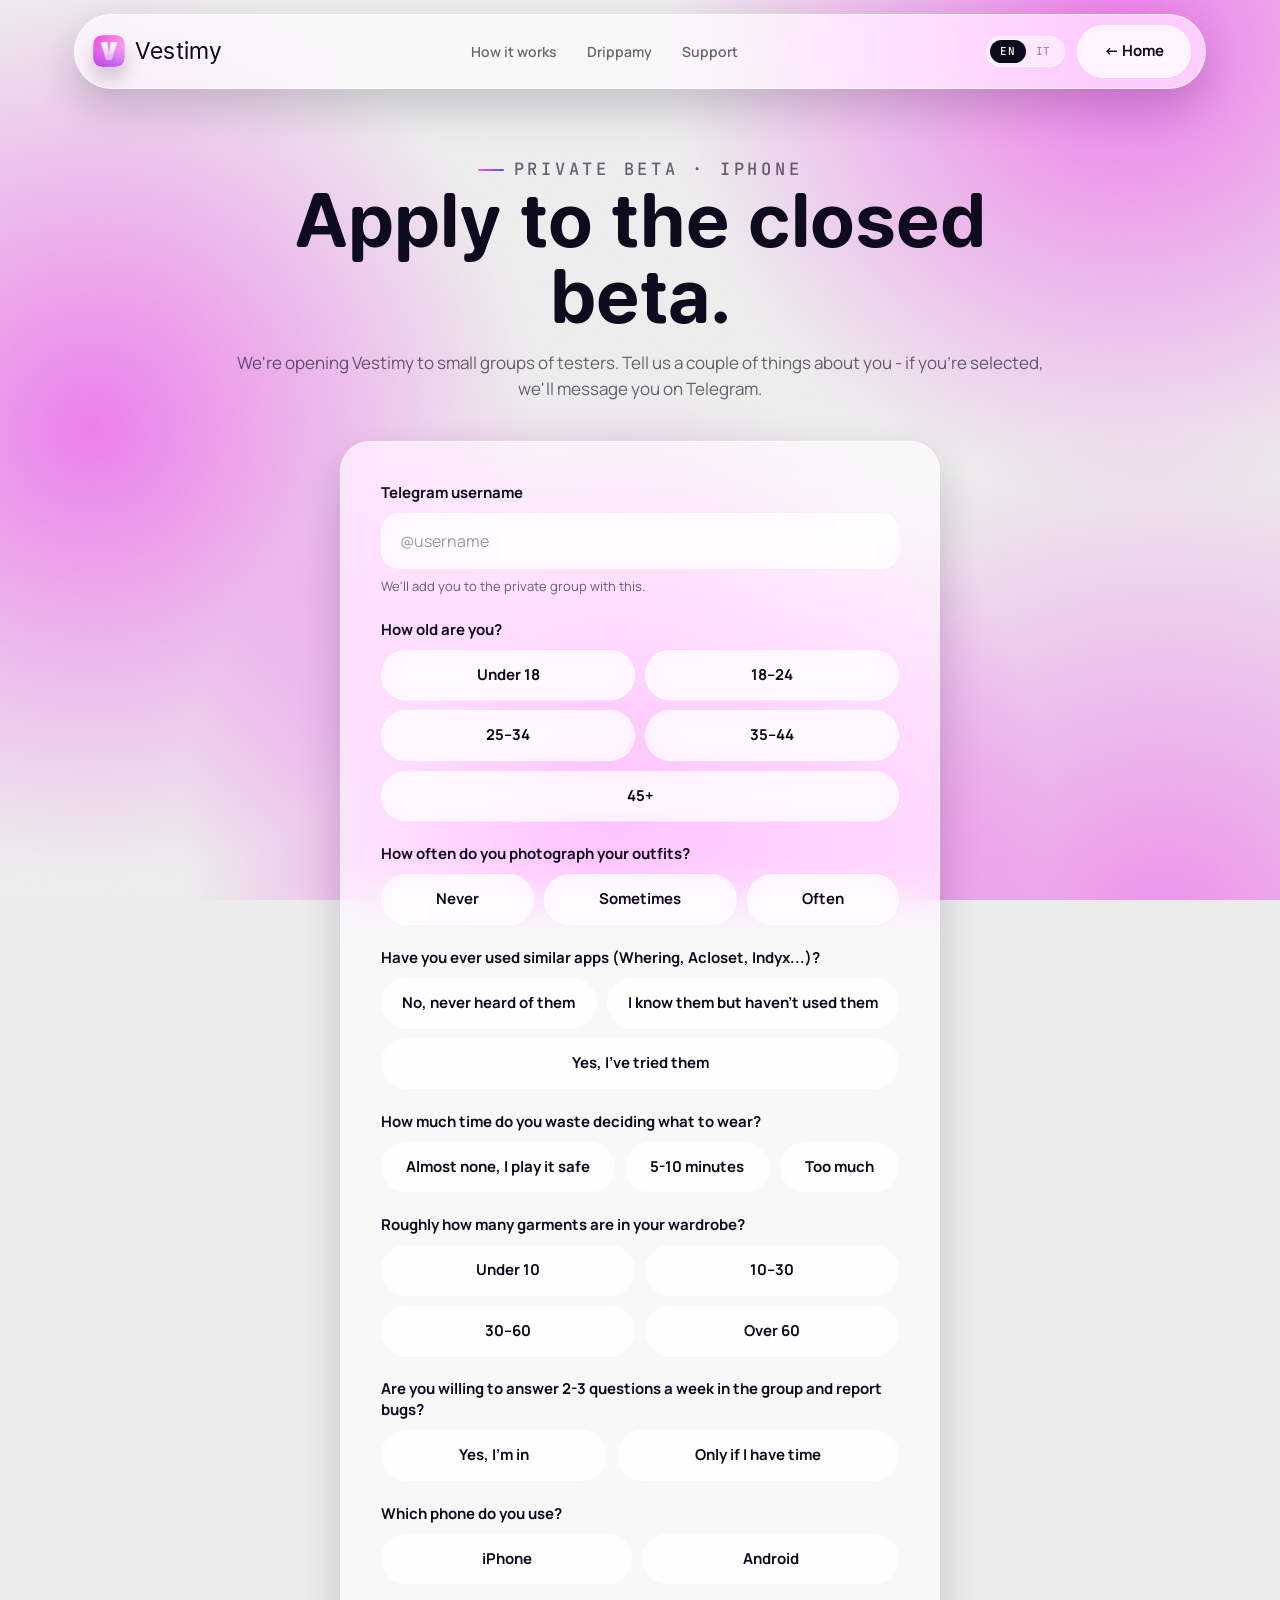
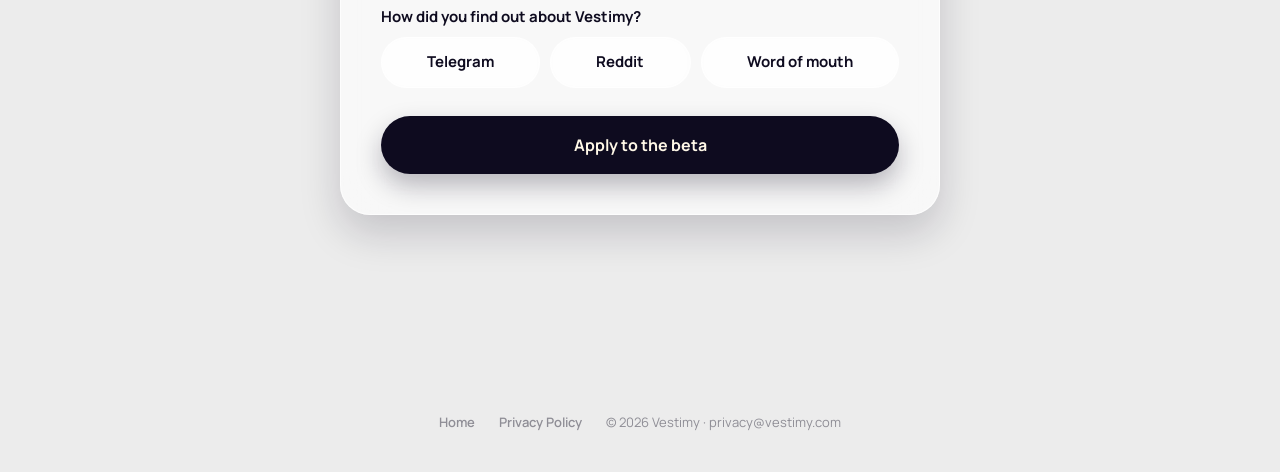
<file: beta.html>
<!DOCTYPE html>
<html lang="it">
  <head>
    <meta charset="UTF-8" />
    <meta name="viewport" content="width=device-width, initial-scale=1.0" />
    <title data-i18n="beta.meta.title">Candidati alla closed beta - Vestimy</title>
    <meta name="description" data-i18n-attr="content:beta.meta.desc"
      content="Candidati alla closed beta di Vestimy, l'app che digitalizza il tuo guardaroba. Posti limitati su iPhone: lascia i tuoi dati e ti scriviamo su Telegram." />
    <meta name="robots" content="noindex" />
    <meta property="og:title" content="Candidati alla closed beta - Vestimy" />
    <meta property="og:description" content="Posti limitati su iPhone. Lascia i tuoi dati e ti scriviamo su Telegram." />
    <link rel="icon" type="image/png" href="assets/favicon.png" />
    <link rel="apple-touch-icon" href="assets/apple-touch-icon.png" />
    <link rel="stylesheet" href="css/styles.css" />
  </head>
  <body class="page-beta">
    <canvas id="aurora"></canvas>
    <div class="grain"></div>

    <!-- ===================== NAV ===================== -->
    <header class="nav">
      <div class="wrap">
        <nav class="nav__inner glass glass--high">
          <a class="brand" href="/">
            <img src="assets/icon.png" alt="Vestimy" />
            Vestimy
          </a>
          <div class="nav__links">
            <a href="/#how" data-i18n="nav.how">Come funziona</a>
            <a href="/#drippamy" data-i18n="nav.drippamy">Drippamy</a>
            <a href="/support" data-i18n="nav.support">Supporto</a>
          </div>
          <div class="nav__cta">
            <div class="lang" role="group" aria-label="Language">
              <button data-lang-btn="en" aria-pressed="false">EN</button>
              <button data-lang-btn="it" aria-pressed="true">IT</button>
            </div>
            <a href="/" class="btn btn--ghost" data-i18n="beta.back">← Home</a>
            <button class="nav__burger" aria-label="Menu">☰</button>
          </div>
        </nav>
      </div>
    </header>

    <main class="doc">
      <div class="wrap">
        <div class="doc__head reveal">
          <p class="eyebrow" data-i18n="beta.eyebrow">Beta privata · iPhone</p>
          <h1 data-i18n="beta.title">Candidati alla closed beta.</h1>
          <p data-i18n="beta.lead">
            Stiamo aprendo Vestimy a piccoli gruppi di tester. Raccontaci due
            cose su di te: se sei tra i selezionati, ti scriviamo su Telegram.
          </p>
        </div>

        <div class="beta-card glass glass--high reveal" id="betaCard">
          <form class="beta-form" id="betaForm" novalidate>
            <!-- 1. Username Telegram -->
            <div class="beta-field" data-field="telegram">
              <label class="beta-label" for="betaTelegram" data-i18n="beta.telegram.label">Username Telegram</label>
              <input
                class="wl-input"
                type="text"
                id="betaTelegram"
                inputmode="text"
                autocapitalize="none"
                autocorrect="off"
                spellcheck="false"
                autocomplete="off"
                placeholder="@username"
              />
              <p class="beta-hint" data-i18n="beta.telegram.hint">Ti aggiungeremo al gruppo riservato con questo.</p>
              <p class="beta-error" data-error="telegram" data-i18n="beta.telegram.err">Inserisci il tuo username Telegram.</p>
            </div>

            <!-- Quanti anni hai? -->
            <div class="beta-field" data-field="age">
              <span class="beta-label" id="ageLabel" data-i18n="beta.age.label">Quanti anni hai?</span>
              <div class="beta-pills beta-pills--grid" role="radiogroup" aria-labelledby="ageLabel" data-pills="age">
                <button type="button" class="beta-pill" role="radio" aria-checked="false" data-value="Meno di 18 anni" data-i18n="beta.age.u18">Meno di 18 anni</button>
                <button type="button" class="beta-pill" role="radio" aria-checked="false" data-value="18–24">18–24</button>
                <button type="button" class="beta-pill" role="radio" aria-checked="false" data-value="25–34">25–34</button>
                <button type="button" class="beta-pill" role="radio" aria-checked="false" data-value="35–44">35–44</button>
                <button type="button" class="beta-pill" role="radio" aria-checked="false" data-value="45+">45+</button>
              </div>
              <p class="beta-error" data-error="age" data-i18n="beta.choice.err">Scegli un'opzione.</p>
            </div>

            <!-- Quante foto fai ai tuoi outfit? -->
            <div class="beta-field" data-field="photos">
              <span class="beta-label" id="photosLabel" data-i18n="beta.photos.label">Quante foto fai ai tuoi outfit?</span>
              <div class="beta-pills" role="radiogroup" aria-labelledby="photosLabel" data-pills="photos">
                <button type="button" class="beta-pill" role="radio" aria-checked="false" data-value="Mai" data-i18n="beta.photos.never">Mai</button>
                <button type="button" class="beta-pill" role="radio" aria-checked="false" data-value="Ogni tanto" data-i18n="beta.photos.some">Ogni tanto</button>
                <button type="button" class="beta-pill" role="radio" aria-checked="false" data-value="Spesso" data-i18n="beta.photos.often">Spesso</button>
              </div>
              <p class="beta-error" data-error="photos" data-i18n="beta.choice.err">Scegli un'opzione.</p>
            </div>

            <!-- Hai mai usato app simili? -->
            <div class="beta-field" data-field="apps">
              <span class="beta-label" id="appsLabel" data-i18n="beta.apps.label">Hai mai usato app simili (Whering, Acloset, Indyx...)?</span>
              <div class="beta-pills" role="radiogroup" aria-labelledby="appsLabel" data-pills="apps">
                <button type="button" class="beta-pill" role="radio" aria-checked="false" data-value="No, mai sentite" data-i18n="beta.apps.never">No, mai sentite</button>
                <button type="button" class="beta-pill" role="radio" aria-checked="false" data-value="Le conosco ma non le ho usate" data-i18n="beta.apps.know">Le conosco ma non le ho usate</button>
                <button type="button" class="beta-pill" role="radio" aria-checked="false" data-value="Sì, le ho provate" data-i18n="beta.apps.tried">Sì, le ho provate</button>
              </div>
              <p class="beta-error" data-error="apps" data-i18n="beta.choice.err">Scegli un'opzione.</p>
            </div>

            <!-- Quanto tempo perdi a decidere cosa metterti? -->
            <div class="beta-field" data-field="time">
              <span class="beta-label" id="timeLabel" data-i18n="beta.time.label">Quanto tempo perdi a decidere cosa metterti?</span>
              <div class="beta-pills" role="radiogroup" aria-labelledby="timeLabel" data-pills="time">
                <button type="button" class="beta-pill" role="radio" aria-checked="false" data-value="Quasi zero, vado sul sicuro" data-i18n="beta.time.zero">Quasi zero, vado sul sicuro</button>
                <button type="button" class="beta-pill" role="radio" aria-checked="false" data-value="5-10 minuti" data-i18n="beta.time.mid">5-10 minuti</button>
                <button type="button" class="beta-pill" role="radio" aria-checked="false" data-value="Troppo" data-i18n="beta.time.much">Troppo</button>
              </div>
              <p class="beta-error" data-error="time" data-i18n="beta.choice.err">Scegli un'opzione.</p>
            </div>

            <!-- Quanti capi -->
            <div class="beta-field" data-field="items">
              <span class="beta-label" id="itemsLabel" data-i18n="beta.items.label">Quanti capi hai più o meno nell'armadio?</span>
              <div class="beta-pills beta-pills--grid" role="radiogroup" aria-labelledby="itemsLabel" data-pills="items">
                <button type="button" class="beta-pill" role="radio" aria-checked="false" data-value="Meno di 10" data-i18n="beta.items.u10">Meno di 10</button>
                <button type="button" class="beta-pill" role="radio" aria-checked="false" data-value="10–30">10–30</button>
                <button type="button" class="beta-pill" role="radio" aria-checked="false" data-value="30–60">30–60</button>
                <button type="button" class="beta-pill" role="radio" aria-checked="false" data-value="Più di 60" data-i18n="beta.items.o60">Più di 60</button>
              </div>
              <p class="beta-error" data-error="items" data-i18n="beta.choice.err">Scegli un'opzione.</p>
            </div>

            <!-- Disponibilità feedback -->
            <div class="beta-field" data-field="feedback">
              <span class="beta-label" id="feedbackLabel" data-i18n="beta.feedback.label">Sei disposto/a a rispondere a 2-3 domande a settimana nel gruppo e segnalare bug?</span>
              <div class="beta-pills" role="radiogroup" aria-labelledby="feedbackLabel" data-pills="feedback">
                <button type="button" class="beta-pill" role="radio" aria-checked="false" data-value="Sì, ci sto" data-i18n="beta.feedback.yes">Sì, ci sto</button>
                <button type="button" class="beta-pill" role="radio" aria-checked="false" data-value="Solo se ho tempo" data-i18n="beta.feedback.time">Solo se ho tempo</button>
              </div>
              <p class="beta-error" data-error="feedback" data-i18n="beta.choice.err">Scegli un'opzione.</p>
            </div>

            <!-- Che telefono usi? -->
            <div class="beta-field" data-field="phone">
              <span class="beta-label" id="phoneLabel" data-i18n="beta.phone.label">Che telefono usi?</span>
              <div class="beta-pills" role="radiogroup" aria-labelledby="phoneLabel" data-pills="phone">
                <button type="button" class="beta-pill" role="radio" aria-checked="false" data-value="iPhone">iPhone</button>
                <button type="button" class="beta-pill" role="radio" aria-checked="false" data-value="Android">Android</button>
              </div>
              <p class="beta-error" data-error="phone" data-i18n="beta.choice.err">Scegli un'opzione.</p>
            </div>

            <!-- conditional iPhone-only: nascosto finché non si sceglie iPhone -->
            <div class="beta-collapse is-collapsed" id="iosFields">
              <!-- Modello iPhone -->
              <div class="beta-field" data-field="model">
                <label class="beta-label" for="betaModel" data-i18n="beta.model.label">Che modello di iPhone hai?</label>
                <select class="beta-select" id="betaModel">
                  <option value="" disabled selected data-i18n="beta.model.ph">Seleziona…</option>
                  <option value="iPhone 15 o più recente" data-i18n="beta.model.new">iPhone 15 o più recente</option>
                  <option value="iPhone 12 / 13 / 14">iPhone 12 / 13 / 14</option>
                  <option value="iPhone 11 o precedente" data-i18n="beta.model.old">iPhone 11 o precedente</option>
                </select>
                <p class="beta-error" data-error="model" data-i18n="beta.model.err">Seleziona il modello.</p>
              </div>
            </div>

            <!-- 6. Come hai scoperto Vestimy? (sempre visibile, obbligatorio) -->
            <div class="beta-field" data-field="source">
              <span class="beta-label" id="sourceLabel" data-i18n="beta.source.label">Come hai scoperto Vestimy?</span>
              <div class="beta-pills" role="radiogroup" aria-labelledby="sourceLabel" data-pills="source">
                <button type="button" class="beta-pill" role="radio" aria-checked="false" data-value="Telegram">Telegram</button>
                <button type="button" class="beta-pill" role="radio" aria-checked="false" data-value="Reddit">Reddit</button>
                <button type="button" class="beta-pill" role="radio" aria-checked="false" data-value="Passaparola" data-i18n="beta.source.wom">Passaparola</button>
              </div>
              <p class="beta-error" data-error="source" data-i18n="beta.choice.err">Scegli un'opzione.</p>
            </div>

            <!-- nota waitlist (solo Android) -->
            <div class="beta-collapse is-collapsed" id="androidNote">
              <p class="beta-note" data-i18n="beta.note">
                Per ora la beta è solo su iPhone 😔 Lasciaci il contatto: appena
                arriviamo su Android sarai tra i primi a saperlo.
              </p>
            </div>

            <!-- honeypot: i bot la riempiono, gli umani non la vedono -->
            <input class="beta-hp" type="text" name="company" tabindex="-1" autocomplete="off" aria-hidden="true" />

            <p class="beta-formerror" id="betaFormError" role="alert" data-i18n="beta.neterror">
              Qualcosa è andato storto. Controlla la connessione e riprova.
            </p>

            <button type="submit" class="btn btn--primary btn--lg" id="betaSubmit">
              Candidati alla beta
            </button>
          </form>

          <div class="beta-success" role="status" aria-live="polite">
            <div class="wl-success__ic">
              <svg viewBox="0 0 24 24"><polyline points="20 6 9 17 4 12" /></svg>
            </div>
            <div id="betaSuccessIos">
              <h2 class="beta-success__t" data-i18n="beta.ok.t">Grazie! 🦩</h2>
              <p class="beta-success__d" data-i18n="beta.ok.d">
                Stiamo selezionando i tester a piccoli gruppi. Se sei dentro, ti
                scriviamo su Telegram entro pochi giorni.
              </p>
            </div>
            <div id="betaSuccessWl" hidden>
              <h2 class="beta-success__t" data-i18n="beta.wl.t">Sei in lista 🦩</h2>
              <p class="beta-success__d" data-i18n="beta.wl.d">
                Per ora la beta è solo su iPhone, ma appena arriviamo su Android
                sarai tra i primi a saperlo. Ti scriviamo su Telegram.
              </p>
            </div>
          </div>
        </div>
      </div>
    </main>

    <footer class="footer">
      <div class="wrap">
        <div class="footer__bottom" style="border: 0; justify-content: center; gap: 24px;">
          <a href="/" style="font-weight: 600;">Home</a>
          <a href="/privacy" style="font-weight: 600;">Privacy Policy</a>
          <span>© 2026 Vestimy · privacy@vestimy.com</span>
        </div>
      </div>
    </footer>

    <script src="js/i18n.js"></script>
    <script>
      (function () {
        var ENDPOINT =
          "https://docs.google.com/forms/d/e/1FAIpQLSfJchtlnaJ9JC-WSQ7JdFcYwMC90l9cGJJYLcOmADBKfhdsFw/formResponse";
        var ENTRY = {
          photos: "entry.325565126",
          apps: "entry.1817226168",
          time: "entry.949092732",
          age: "entry.1274027624",
          telegram: "entry.1948414089",
          phone: "entry.810963307",
          model: "entry.1170469488",
          items: "entry.560183156",
          feedback: "entry.717418359",
          source: "entry.430921185",
        };

        var form = document.getElementById("betaForm");
        var card = document.getElementById("betaCard");
        var iosFields = document.getElementById("iosFields");
        var androidNote = document.getElementById("androidNote");
        var submitBtn = document.getElementById("betaSubmit");
        var formError = document.getElementById("betaFormError");
        var successIos = document.getElementById("betaSuccessIos");
        var successWl = document.getElementById("betaSuccessWl");
        if (!form || !card) return;

        // i18n: translate a key for the current language (fallback = literal IT)
        function t(key, fallback) {
          var i18n = window.VestimyI18n;
          var v = i18n && i18n.t ? i18n.t(key) : null;
          return v != null ? v : fallback;
        }

        // selected values for the custom pill groups
        var picks = { photos: "", apps: "", time: "", age: "", phone: "", items: "", feedback: "", source: "" };
        var mode = "ios"; // "ios" | "android"

        // keep the submit label in sync with mode + current language
        function renderButton() {
          if (submitBtn.disabled) return; // loading: leave the "sending" label
          submitBtn.textContent =
            mode === "android"
              ? t("beta.waitlist", "Mettimi in lista d'attesa")
              : t("beta.submit", "Candidati alla beta");
        }
        document.addEventListener("i18n:applied", renderButton);

        /* ---------- pill (segmented) groups ---------- */
        var groups = form.querySelectorAll("[data-pills]");
        groups.forEach(function (group) {
          var key = group.getAttribute("data-pills");
          var pills = group.querySelectorAll(".beta-pill");
          pills.forEach(function (pill) {
            pill.addEventListener("click", function () {
              pills.forEach(function (p) {
                p.classList.remove("is-active");
                p.setAttribute("aria-checked", "false");
              });
              pill.classList.add("is-active");
              pill.setAttribute("aria-checked", "true");
              picks[key] = pill.getAttribute("data-value");
              clearError(key);
              if (key === "phone") applyPhone(picks.phone);
            });
          });
        });

        /* ---------- conditional logic ---------- */
        function applyPhone(value) {
          if (value === "Android") {
            mode = "android";
            iosFields.classList.add("is-collapsed");
            androidNote.classList.remove("is-collapsed");
            // il campo nascosto non può restare in errore
            clearError("model");
          } else {
            mode = "ios";
            iosFields.classList.remove("is-collapsed");
            androidNote.classList.add("is-collapsed");
          }
          renderButton();
        }

        /* ---------- validation helpers ---------- */
        function fieldEl(key) {
          return form.querySelector('[data-field="' + key + '"]');
        }
        function setError(key) {
          var el = fieldEl(key);
          if (el) el.classList.add("has-error");
        }
        function clearError(key) {
          var el = fieldEl(key);
          if (el) el.classList.remove("has-error");
        }

        // clear text-field errors as the user types
        form.querySelectorAll(".wl-input, .beta-select").forEach(function (input) {
          input.addEventListener("input", function () {
            var f = input.closest(".beta-field");
            if (f) f.classList.remove("has-error");
          });
        });

        function normalizeTelegram(v) {
          v = (v || "").trim().replace(/^@+/, "");
          return v ? "@" + v : "";
        }

        function validate() {
          var ok = true;
          var firstBad = null;

          // username Telegram (prima domanda)
          var tgInput = document.getElementById("betaTelegram");
          if (!normalizeTelegram(tgInput.value)) {
            setError("telegram");
            ok = false;
            firstBad = firstBad || tgInput;
          }

          // domande sempre obbligatorie, anche nel flusso Android
          ["age", "photos", "apps", "time", "items", "feedback"].forEach(function (key) {
            if (!picks[key]) {
              setError(key);
              ok = false;
              firstBad = firstBad || form.querySelector('[data-pills="' + key + '"]');
            }
          });

          if (!picks.phone) {
            setError("phone");
            ok = false;
            firstBad = firstBad || form.querySelector('[data-pills="phone"]');
          }

          // modello iPhone: obbligatorio solo se visibile
          if (picks.phone === "iPhone") {
            var modelSel = document.getElementById("betaModel");
            if (!modelSel.value) {
              setError("model");
              ok = false;
              firstBad = firstBad || modelSel;
            }
          }

          if (!picks.source) {
            setError("source");
            ok = false;
            firstBad = firstBad || form.querySelector('[data-pills="source"]');
          }

          if (!ok && firstBad && firstBad.scrollIntoView) {
            firstBad.scrollIntoView({ behavior: "smooth", block: "center" });
            if (firstBad.focus) firstBad.focus({ preventScroll: true });
          }
          return ok;
        }

        /* ---------- submit ---------- */
        var submitting = false;
        form.addEventListener("submit", function (e) {
          e.preventDefault();

          // honeypot
          var hp = form.querySelector(".beta-hp");
          if (hp && hp.value) return;

          formError.classList.remove("is-shown");
          if (submitting) return;
          if (!validate()) return;

          var params = new URLSearchParams();
          params.append(ENTRY.telegram, normalizeTelegram(document.getElementById("betaTelegram").value));
          params.append(ENTRY.age, picks.age);
          params.append(ENTRY.photos, picks.photos);
          params.append(ENTRY.apps, picks.apps);
          params.append(ENTRY.time, picks.time);
          params.append(ENTRY.items, picks.items);
          params.append(ENTRY.feedback, picks.feedback);
          params.append(ENTRY.phone, picks.phone);
          params.append(ENTRY.source, picks.source);
          if (picks.phone === "iPhone") {
            params.append(ENTRY.model, document.getElementById("betaModel").value);
          }

          submitting = true;
          submitBtn.disabled = true;
          submitBtn.textContent = t("beta.sending", "Invio in corso…");

          fetch(ENDPOINT, {
            method: "POST",
            mode: "no-cors",
            headers: { "Content-Type": "application/x-www-form-urlencoded" },
            body: params.toString(),
          })
            .then(function () {
              // risposta opaca (no-cors): se la fetch non lancia, è andata.
              // i testi del ringraziamento sono tradotti via data-i18n
              var android = mode === "android";
              successIos.hidden = android;
              successWl.hidden = !android;
              card.classList.add("is-done");
              card.scrollIntoView({ behavior: "smooth", block: "center" });
            })
            .catch(function () {
              // errore di rete: i dati restano, si può riprovare
              submitting = false;
              submitBtn.disabled = false;
              renderButton();
              formError.classList.add("is-shown");
            });
        });

        // set the initial submit label in the current language
        renderButton();
      })();
    </script>
    <script src="js/aurora.js"></script>
  </body>
</html>
</file>
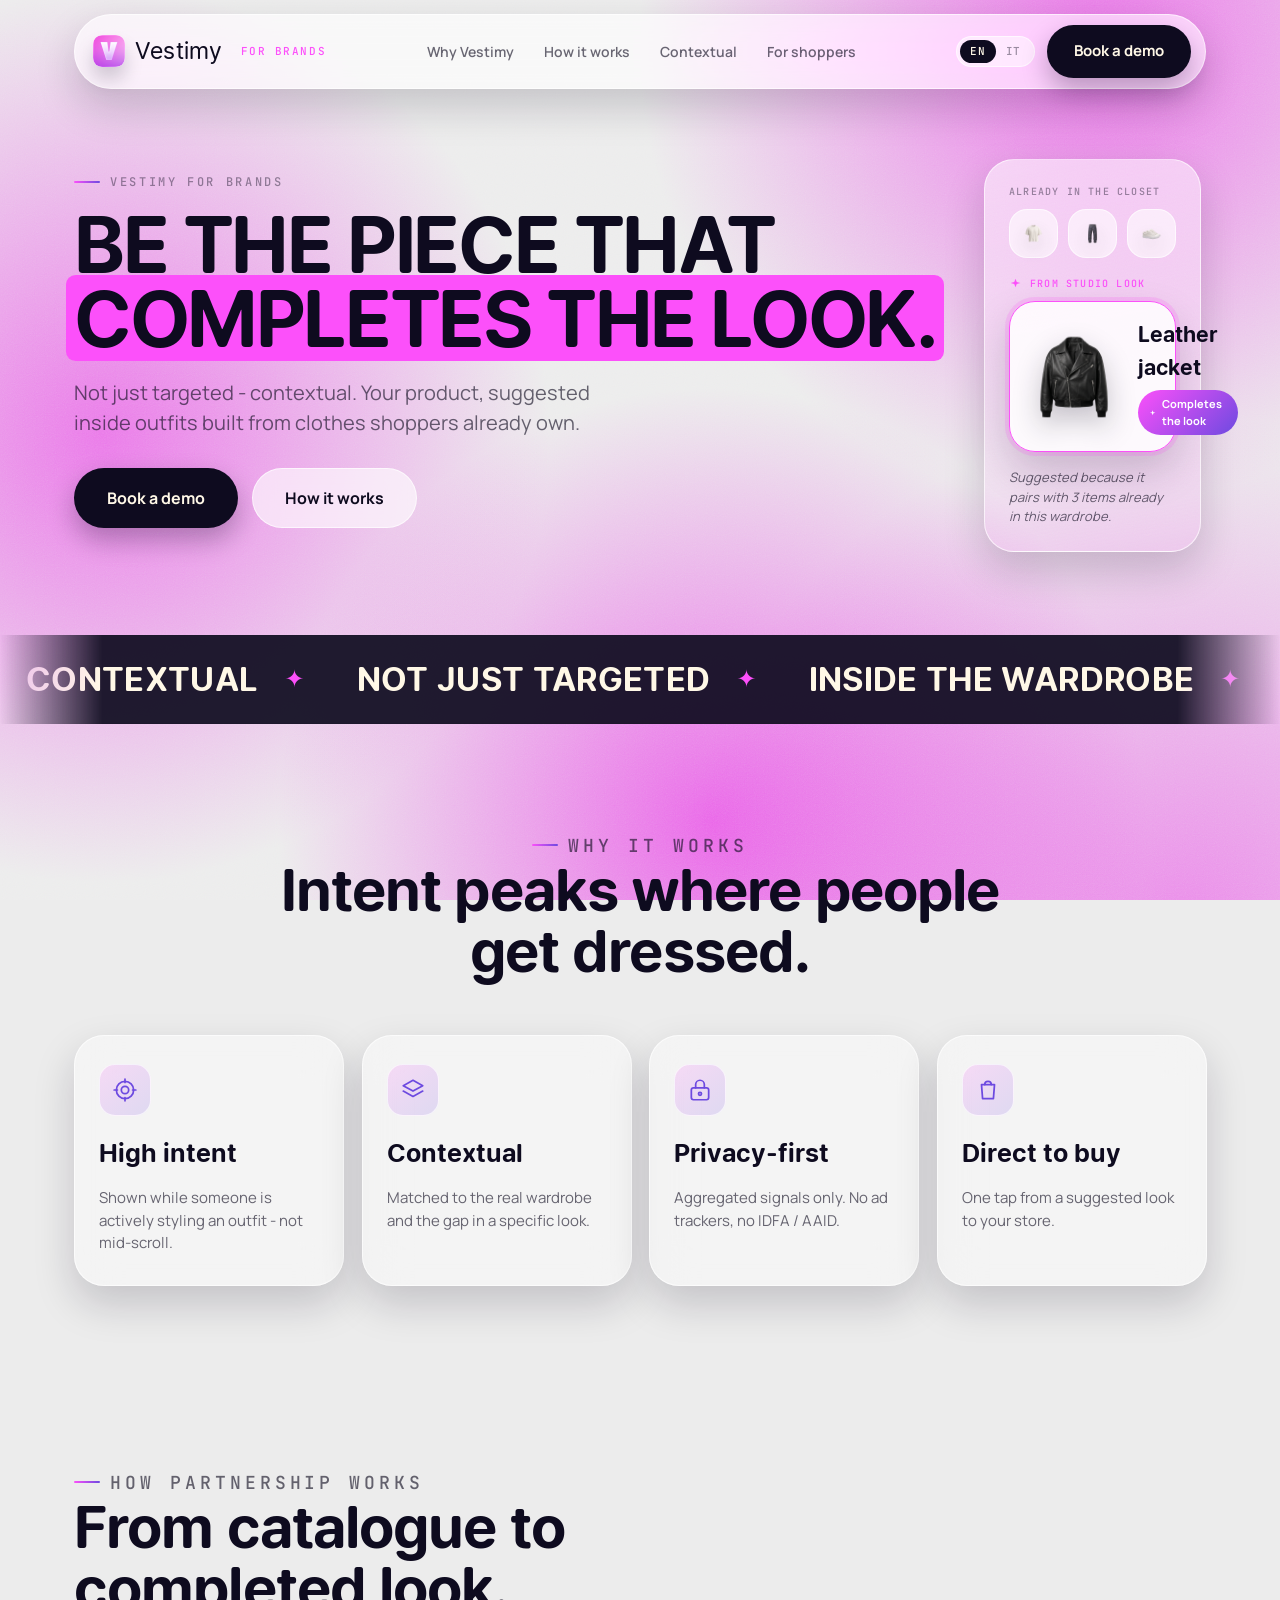
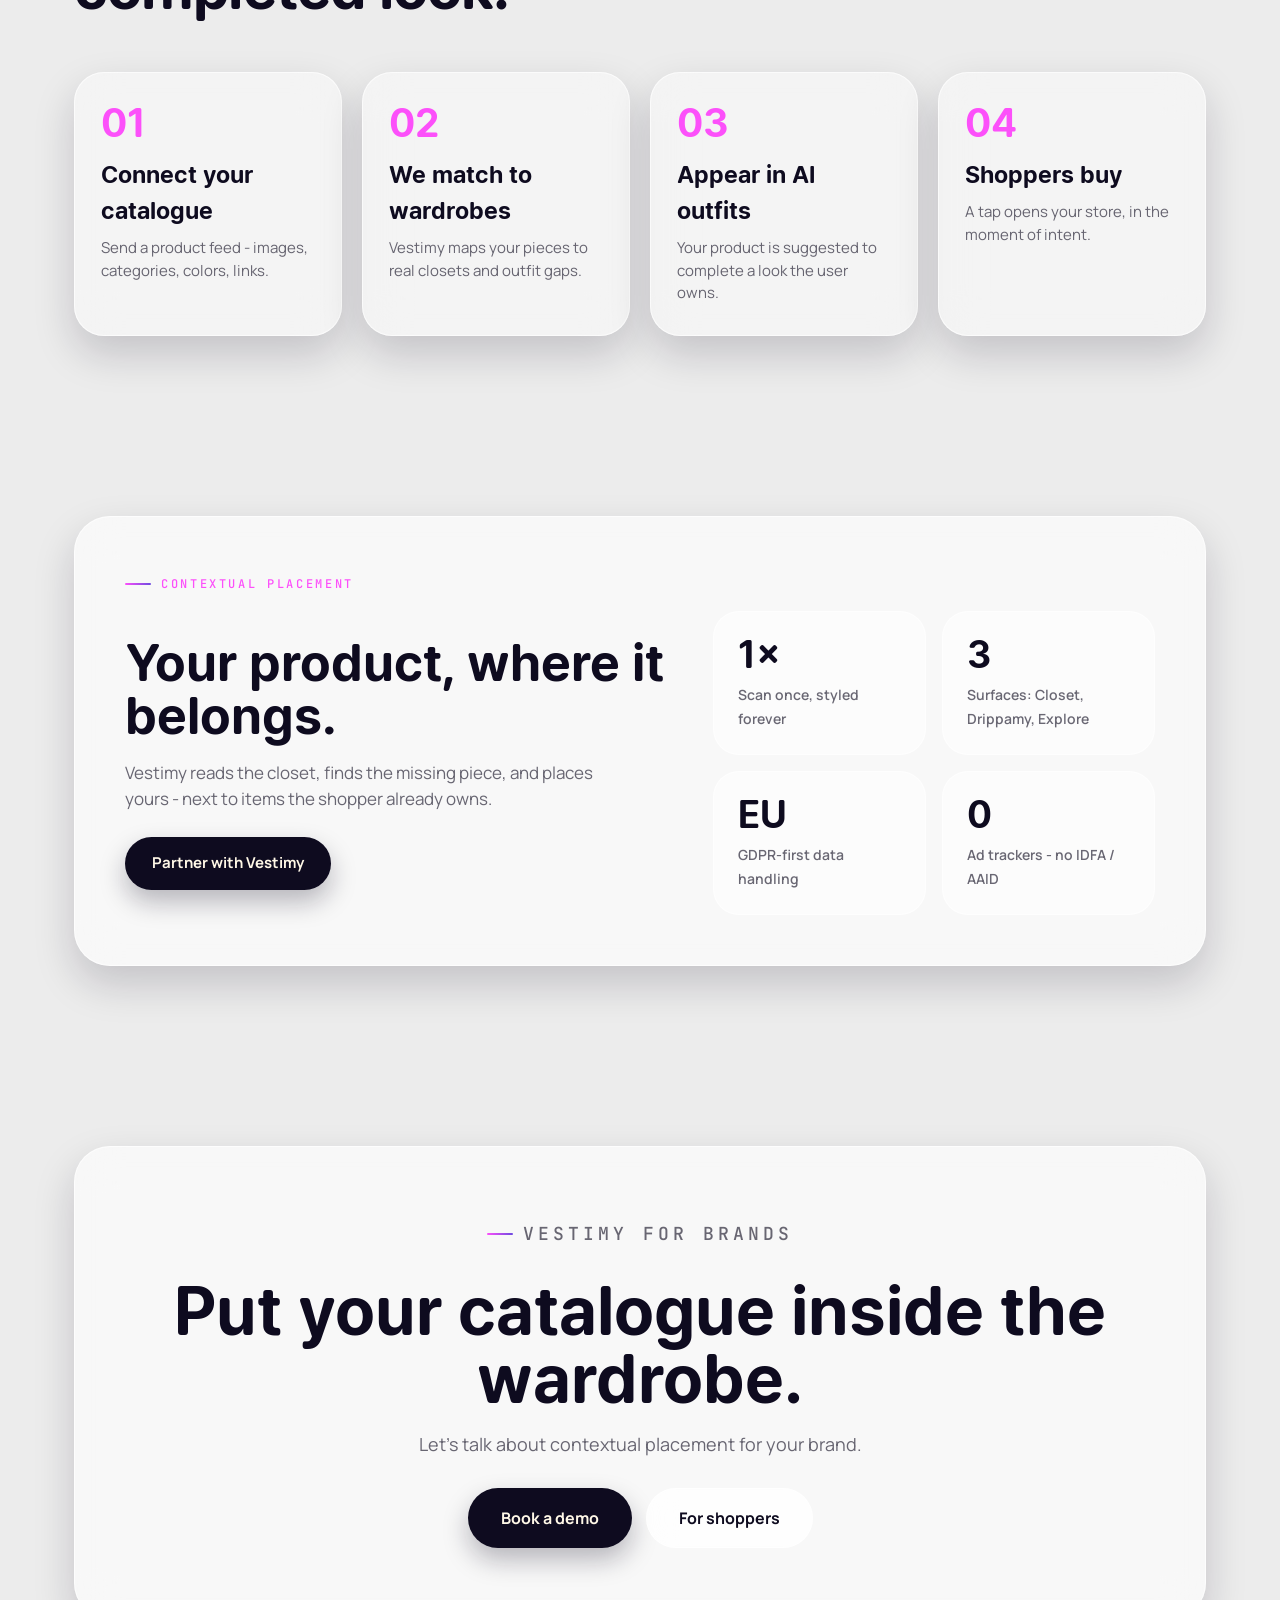
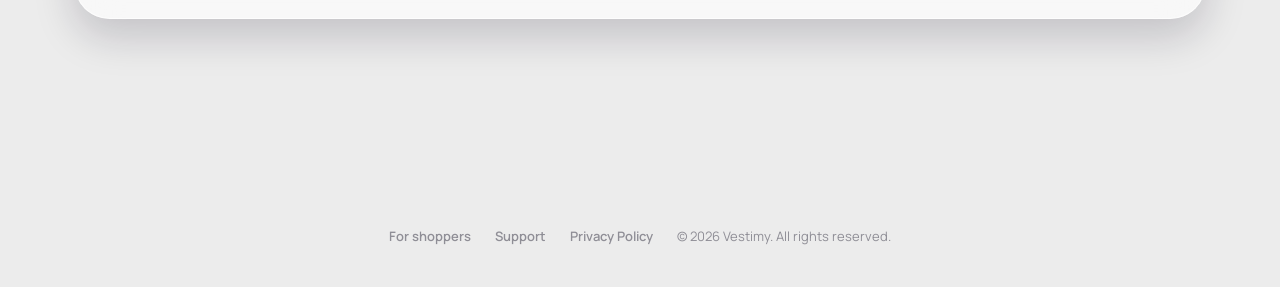
<file: brands.html>
<!DOCTYPE html>
<html lang="en">
  <head>
    <meta charset="UTF-8" />
    <meta name="viewport" content="width=device-width, initial-scale=1.0" />
    <title data-i18n="bl.meta.title">Vestimy for Brands - Be the piece that completes the look.</title>
    <meta name="description" data-i18n-attr="content:bl.meta.desc"
      content="Contextual product placement inside real wardrobes. Your product suggested to complete AI outfits built from what shoppers already own. Privacy-first, no ad trackers." />
    <link rel="icon" type="image/png" href="assets/favicon.png" />
    <link rel="apple-touch-icon" href="assets/apple-touch-icon.png" />
    <link rel="stylesheet" href="css/styles.css" />
  </head>
  <body>
    <div class="progress"></div>
    <canvas id="aurora"></canvas>
    <div class="grain"></div>

    <!-- ===================== NAV ===================== -->
    <header class="nav">
      <div class="wrap">
        <nav class="nav__inner glass glass--high">
          <a class="brand" href="/brands">
            <img src="assets/icon.png" alt="Vestimy" />
            Vestimy<span style="font-family:var(--font-mono);font-size:11px;font-weight:500;letter-spacing:0.14em;color:var(--aurora);margin-left:8px;">FOR BRANDS</span>
          </a>
          <div class="nav__links">
            <a href="#why" data-i18n="bl.nav.why">Why Vestimy</a>
            <a href="#how" data-i18n="bl.nav.how">How it works</a>
            <a href="#contextual" data-i18n="bl.nav.context">Contextual</a>
            <a href="/" data-i18n="bl.nav.shoppers">For shoppers</a>
          </div>
          <div class="nav__cta">
            <div class="lang" role="group" aria-label="Language">
              <button data-lang-btn="en" aria-pressed="true">EN</button>
              <button data-lang-btn="it" aria-pressed="false">IT</button>
            </div>
            <a href="mailto:brands@vestimy.com" class="btn btn--primary" data-i18n="bl.nav.cta">Book a demo</a>
            <button class="nav__burger" aria-label="Menu">☰</button>
          </div>
        </nav>
      </div>
    </header>

    <!-- ===================== HERO ===================== -->
    <section class="bl-hero">
      <div class="wrap">
        <div class="bl-hero__grid">
          <div class="bl-hero__copy reveal">
            <p class="eyebrow" data-i18n="bl.hero.eyebrow">Vestimy for brands</p>
            <h1 data-i18n-html="bl.hero.title">Be the piece that <em>completes the look.</em></h1>
            <p class="bl-hero__sub" data-i18n="bl.hero.sub">
              Not just targeted - contextual. Your product, suggested inside
              outfits built from clothes shoppers already own.
            </p>
            <div class="hero__actions" style="justify-content:flex-start;">
              <a href="mailto:brands@vestimy.com" class="btn btn--primary btn--lg" data-magnetic data-i18n="bl.hero.cta1">Book a demo</a>
              <a href="#how" class="btn btn--ghost btn--lg" data-i18n="bl.nav.how">How it works</a>
            </div>
          </div>
          <div class="ctx reveal" data-tilt>
            <p class="ctx__owned-label" data-i18n="brand.ctxOwned">Already in the closet</p>
            <div class="ctx__owned">
              <div class="slot"><img src="assets/tshirt.png" alt="" /></div>
              <div class="slot"><img src="assets/pants.png" alt="" /></div>
              <div class="slot"><img src="assets/shoe.png" alt="" /></div>
            </div>
            <p class="ctx__brand-label">
              <svg width="13" height="13" viewBox="0 0 24 24" style="fill:var(--aurora)"><path d="M12 3l2.3 6.2L21 11l-6.7 1.8L12 19l-2.3-6.2L3 11l6.7-1.8L12 3Z"/></svg>
              <span data-i18n="brand.ctxFrom">From STUDIO LOOK</span>
            </p>
            <div class="ctx__hero">
              <img src="assets/product.png" alt="" />
              <div class="ctx__hero-info">
                <b data-i18n="drip.anchor">Leather jacket</b>
                <span class="ctx__chip">
                  <svg viewBox="0 0 24 24"><path d="M12 3l2.3 6.2L21 11l-6.7 1.8L12 19l-2.3-6.2L3 11l6.7-1.8L12 3Z"/></svg>
                  <span data-i18n="brand.ctxTag">Completes the look</span>
                </span>
              </div>
            </div>
            <p class="ctx__cap" data-i18n="brand.ctxCap">
              Suggested because it pairs with 3 items already in this wardrobe.
            </p>
          </div>
        </div>
      </div>
    </section>

    <!-- ===================== TICKER ===================== -->
    <div class="ticker" aria-hidden="true">
      <div class="ticker__track">
        <div class="ticker__group">
          <span data-i18n="bl.tick.1">Contextual</span>
          <span data-i18n="bl.tick.2">Not just targeted</span>
          <span data-i18n="bl.tick.3">Inside the wardrobe</span>
          <span data-i18n="bl.tick.4">Privacy-first</span>
        </div>
        <div class="ticker__group">
          <span data-i18n="bl.tick.1">Contextual</span>
          <span data-i18n="bl.tick.2">Not just targeted</span>
          <span data-i18n="bl.tick.3">Inside the wardrobe</span>
          <span data-i18n="bl.tick.4">Privacy-first</span>
        </div>
      </div>
    </div>

    <!-- ===================== VALUE PROPS ===================== -->
    <section id="why" class="section-pad">
      <div class="wrap">
        <div class="head head--center reveal">
          <p class="eyebrow" data-i18n="bl.v.eyebrow">Why it works</p>
          <h2 data-i18n="bl.v.title">Intent peaks where people get dressed.</h2>
        </div>
        <div class="features">
          <article class="feature glass reveal" data-tilt>
            <div class="feature__ic">
              <svg viewBox="0 0 24 24"><circle cx="12" cy="12" r="8"/><circle cx="12" cy="12" r="3.4"/><path d="M12 2v3M12 19v3M2 12h3M19 12h3"/></svg>
            </div>
            <h3 data-i18n="bl.v1.t">High intent</h3>
            <p data-i18n="bl.v1.d">Shown while someone is actively styling an outfit - not mid-scroll.</p>
          </article>
          <article class="feature glass reveal" data-tilt>
            <div class="feature__ic">
              <svg viewBox="0 0 24 24"><path d="M12 3 21 8 12 13 3 8 12 3Z"/><path d="M3 13 12 18 21 13"/></svg>
            </div>
            <h3 data-i18n="bl.v2.t">Contextual</h3>
            <p data-i18n="bl.v2.d">Matched to the real wardrobe and the gap in a specific look.</p>
          </article>
          <article class="feature glass reveal" data-tilt>
            <div class="feature__ic">
              <svg viewBox="0 0 24 24"><rect x="4" y="10" width="16" height="11" rx="2"/><path d="M8 10V7a4 4 0 0 1 8 0v3"/><circle cx="12" cy="15.5" r="1.4"/></svg>
            </div>
            <h3 data-i18n="bl.v3.t">Privacy-first</h3>
            <p data-i18n="bl.v3.d">Aggregated signals only. No ad trackers, no IDFA / AAID.</p>
          </article>
          <article class="feature glass reveal" data-tilt>
            <div class="feature__ic">
              <svg viewBox="0 0 24 24"><path d="M6 7h12l-1 13H7L6 7Z"/><path d="M9 7a3 3 0 0 1 6 0"/></svg>
            </div>
            <h3 data-i18n="bl.v4.t">Direct to buy</h3>
            <p data-i18n="bl.v4.d">One tap from a suggested look to your store.</p>
          </article>
        </div>
      </div>
    </section>

    <!-- ===================== HOW PARTNERSHIP WORKS ===================== -->
    <section id="how" class="section-pad">
      <div class="wrap">
        <div class="head reveal">
          <p class="eyebrow" data-i18n="bl.how.eyebrow">How partnership works</p>
          <h2 data-i18n="bl.how.title">From catalogue to completed look.</h2>
        </div>
        <div class="steps steps--4">
          <article class="step glass reveal" data-tilt>
            <div class="bl-num">01</div>
            <h3 data-i18n="bl.h1.t">Connect your catalogue</h3>
            <p data-i18n="bl.h1.d">Send a product feed - images, categories, colors, links.</p>
          </article>
          <article class="step glass reveal" data-tilt>
            <div class="bl-num">02</div>
            <h3 data-i18n="bl.h2.t">We match to wardrobes</h3>
            <p data-i18n="bl.h2.d">Vestimy maps your pieces to real closets and outfit gaps.</p>
          </article>
          <article class="step glass reveal" data-tilt>
            <div class="bl-num">03</div>
            <h3 data-i18n="bl.h3.t">Appear in AI outfits</h3>
            <p data-i18n="bl.h3.d">Your product is suggested to complete a look the user owns.</p>
          </article>
          <article class="step glass reveal" data-tilt>
            <div class="bl-num">04</div>
            <h3 data-i18n="bl.h4.t">Shoppers buy</h3>
            <p data-i18n="bl.h4.d">A tap opens your store, in the moment of intent.</p>
          </article>
        </div>
      </div>
    </section>

    <!-- ===================== STATS STRIP ===================== -->
    <section id="contextual" class="section-pad">
      <div class="wrap">
        <div class="brand-card glass glass--high reveal">
          <p class="eyebrow" data-i18n="bl.ctx.eyebrow">Contextual placement</p>
          <div class="brand-grid">
            <div class="brand-copy">
              <h2 data-i18n="bl.ctx.title">Your product, where it belongs.</h2>
              <p data-i18n="bl.ctx.body">
                Vestimy reads the closet, finds the missing piece, and places
                yours - next to items the shopper already owns.
              </p>
              <div style="margin-top:26px;">
                <a href="mailto:brands@vestimy.com" class="btn btn--primary" data-i18n="brand.cta">Partner with Vestimy</a>
              </div>
            </div>
            <div class="brand-stats">
              <div class="stat"><b>1×</b><span data-i18n="brand.s1">Scan once, styled forever</span></div>
              <div class="stat"><b>3</b><span data-i18n="brand.s2">Surfaces: Closet, Drippamy, Explore</span></div>
              <div class="stat"><b>EU</b><span data-i18n="brand.s3">GDPR-first data handling</span></div>
              <div class="stat"><b>0</b><span data-i18n="brand.s4">Ad trackers - no IDFA / AAID</span></div>
            </div>
          </div>
        </div>
      </div>
    </section>

    <!-- ===================== CTA ===================== -->
    <section class="section-pad">
      <div class="wrap">
        <div class="cta glass glass--high reveal">
          <p class="eyebrow" data-i18n="bl.hero.eyebrow">Vestimy for brands</p>
          <h2 data-i18n="bl.cta.title">Put your catalogue inside the wardrobe.</h2>
          <p data-i18n="bl.cta.body">Let's talk about contextual placement for your brand.</p>
          <div class="hero__actions">
            <a href="mailto:brands@vestimy.com" class="btn btn--primary btn--lg" data-magnetic data-i18n="bl.cta.btn">Book a demo</a>
            <a href="/" class="btn btn--ghost btn--lg" data-i18n="bl.nav.shoppers">For shoppers</a>
          </div>
        </div>
      </div>
    </section>

    <!-- ===================== FOOTER ===================== -->
    <footer class="footer">
      <div class="wrap">
        <div class="footer__bottom" style="border:0; justify-content:center; gap:24px;">
          <a href="/" style="font-weight:600;" data-i18n="bl.foot.shoppers">For shoppers</a>
          <a href="/support" style="font-weight:600;" data-i18n="nav.support">Support</a>
          <a href="/privacy" style="font-weight:600;" data-i18n="foot.privacy">Privacy Policy</a>
          <span data-i18n="foot.rights">© 2026 Vestimy. All rights reserved.</span>
        </div>
      </div>
    </footer>

    <script src="js/i18n.js"></script>
    <script src="js/motion.js"></script>
    <script src="js/aurora.js"></script>
  </body>
</html>
</file>
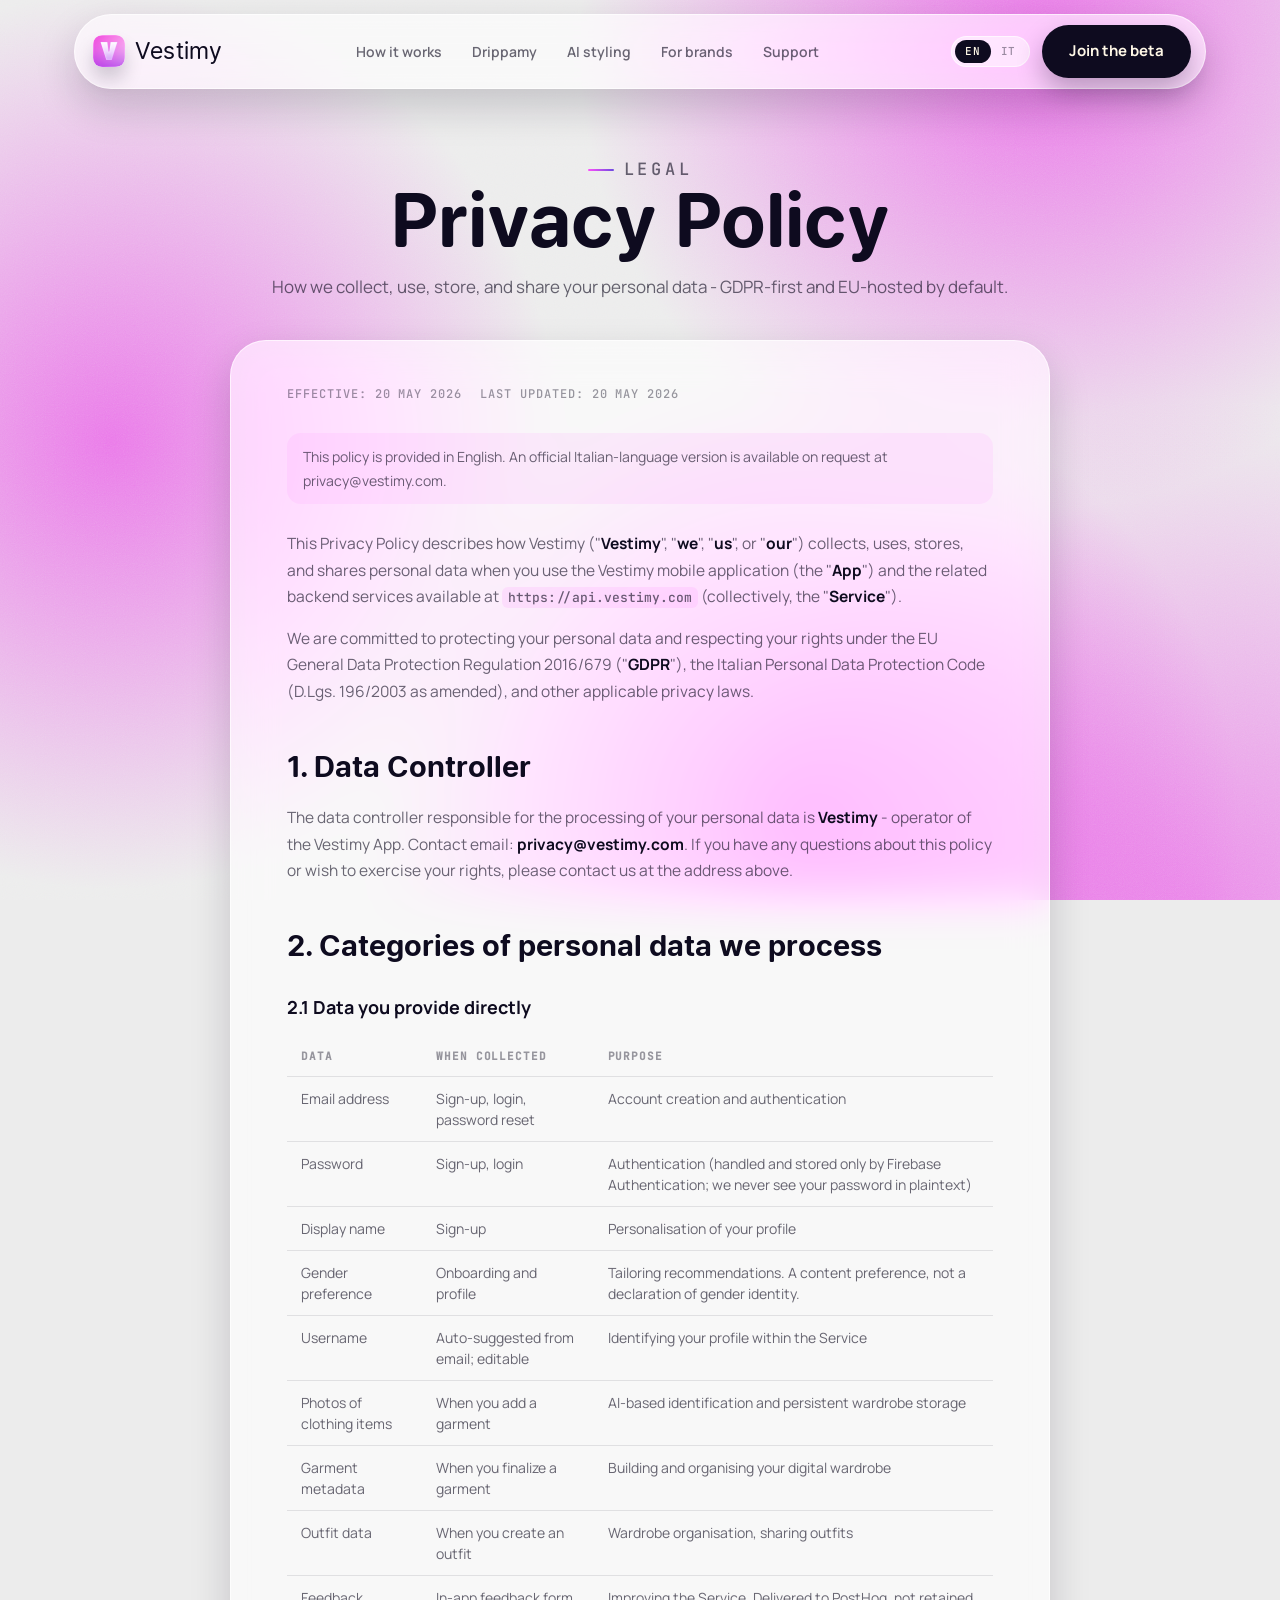
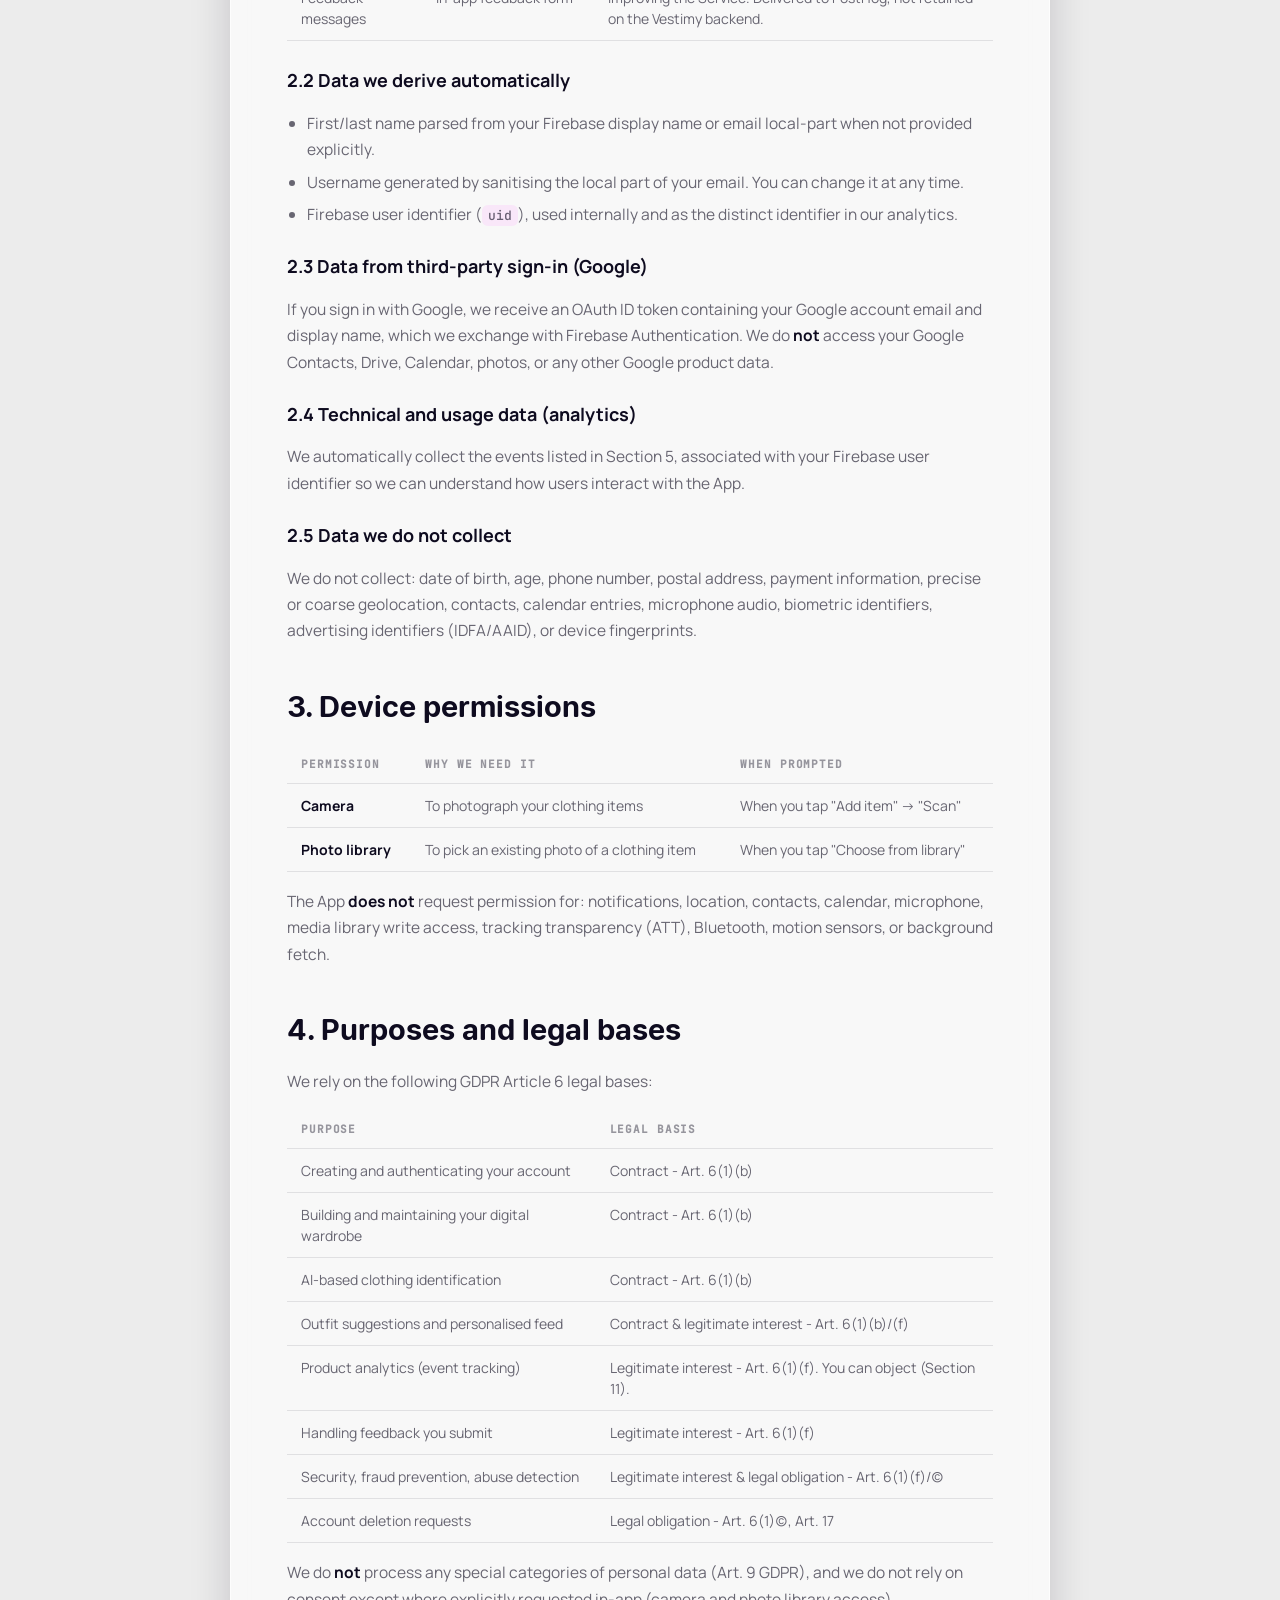
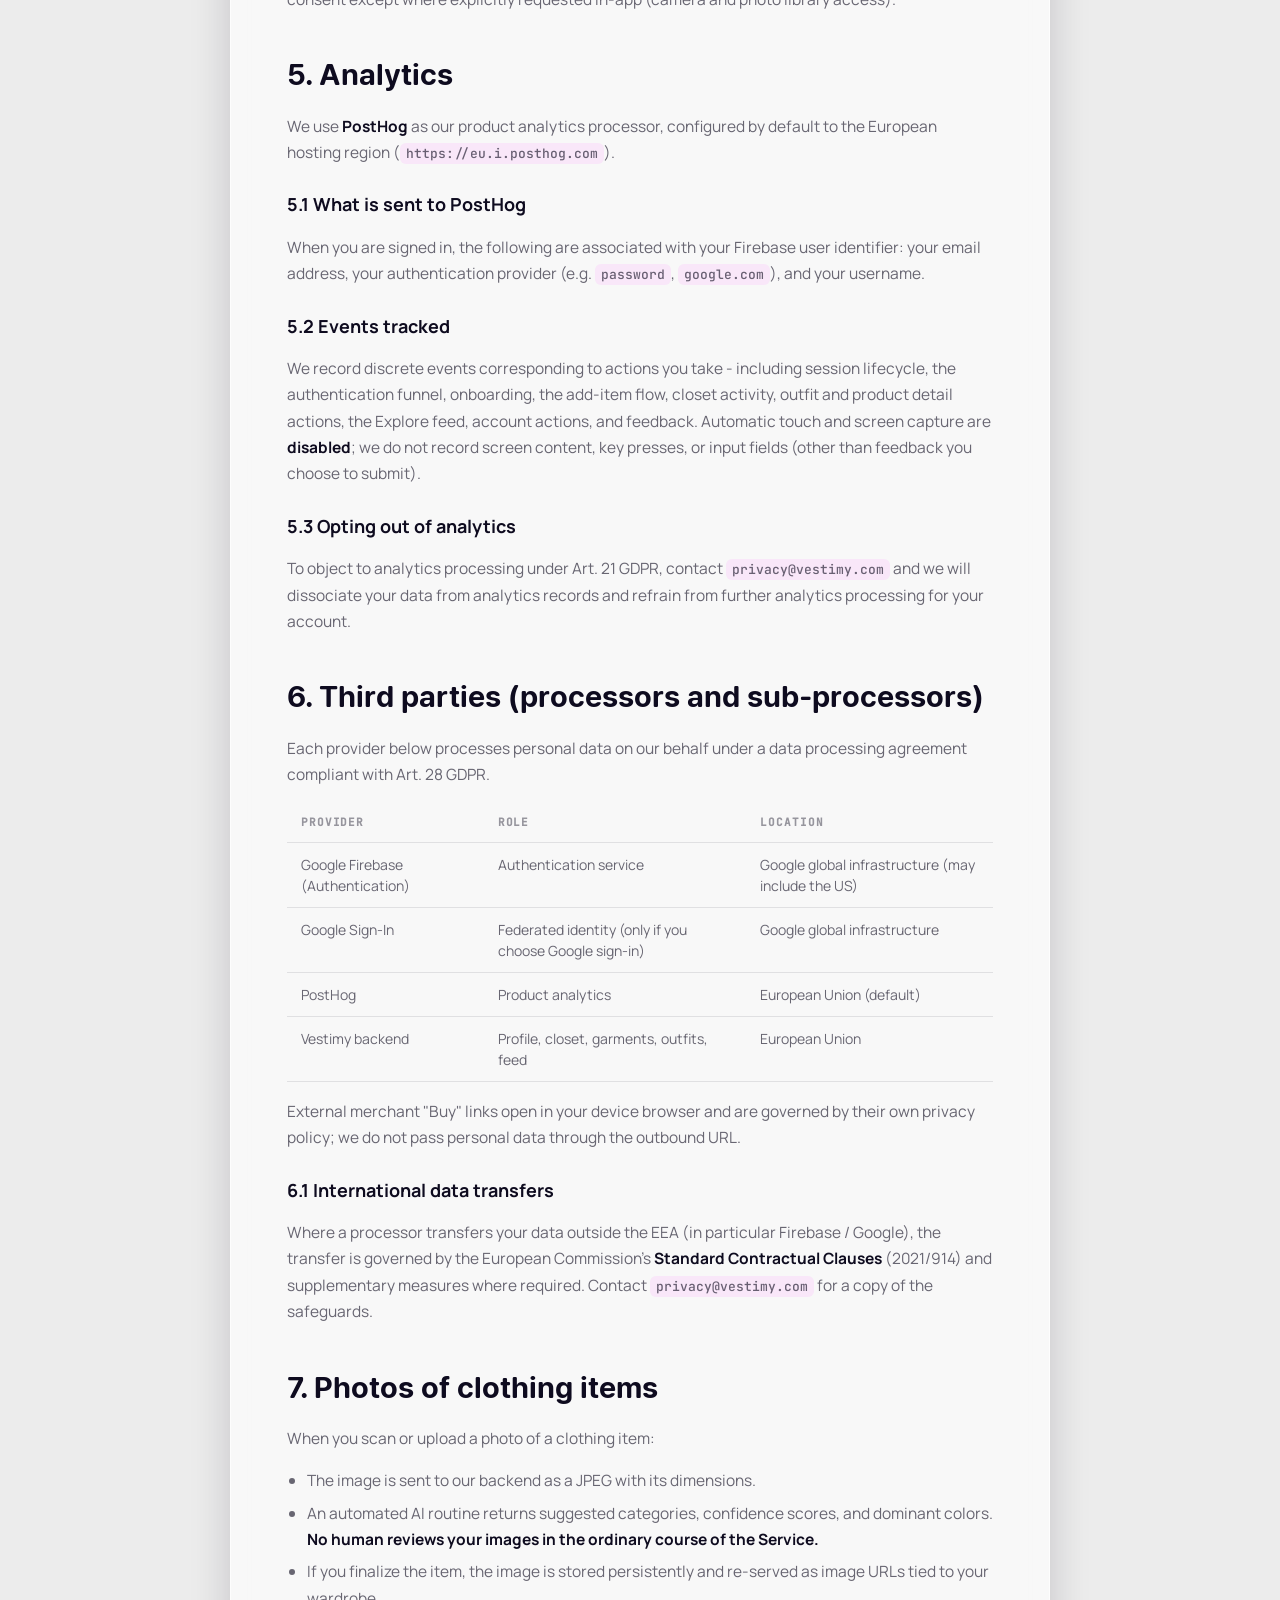
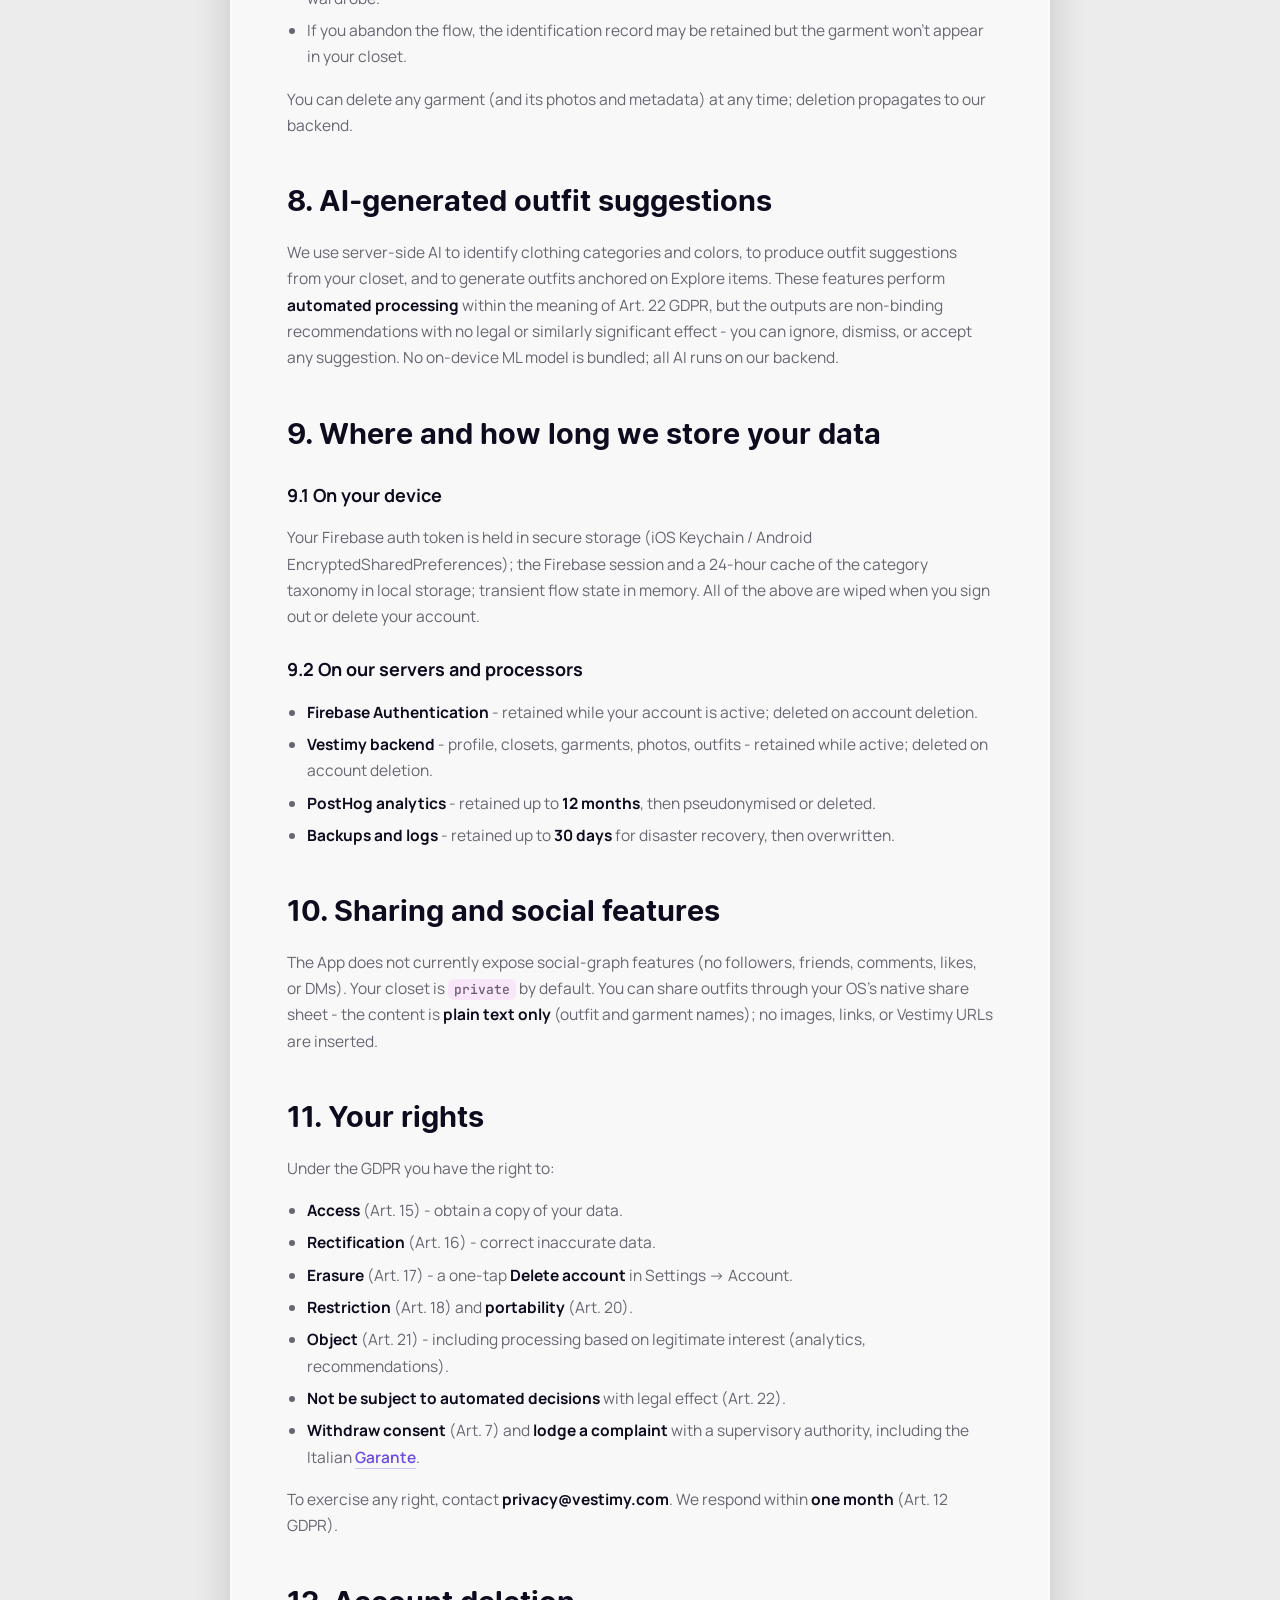
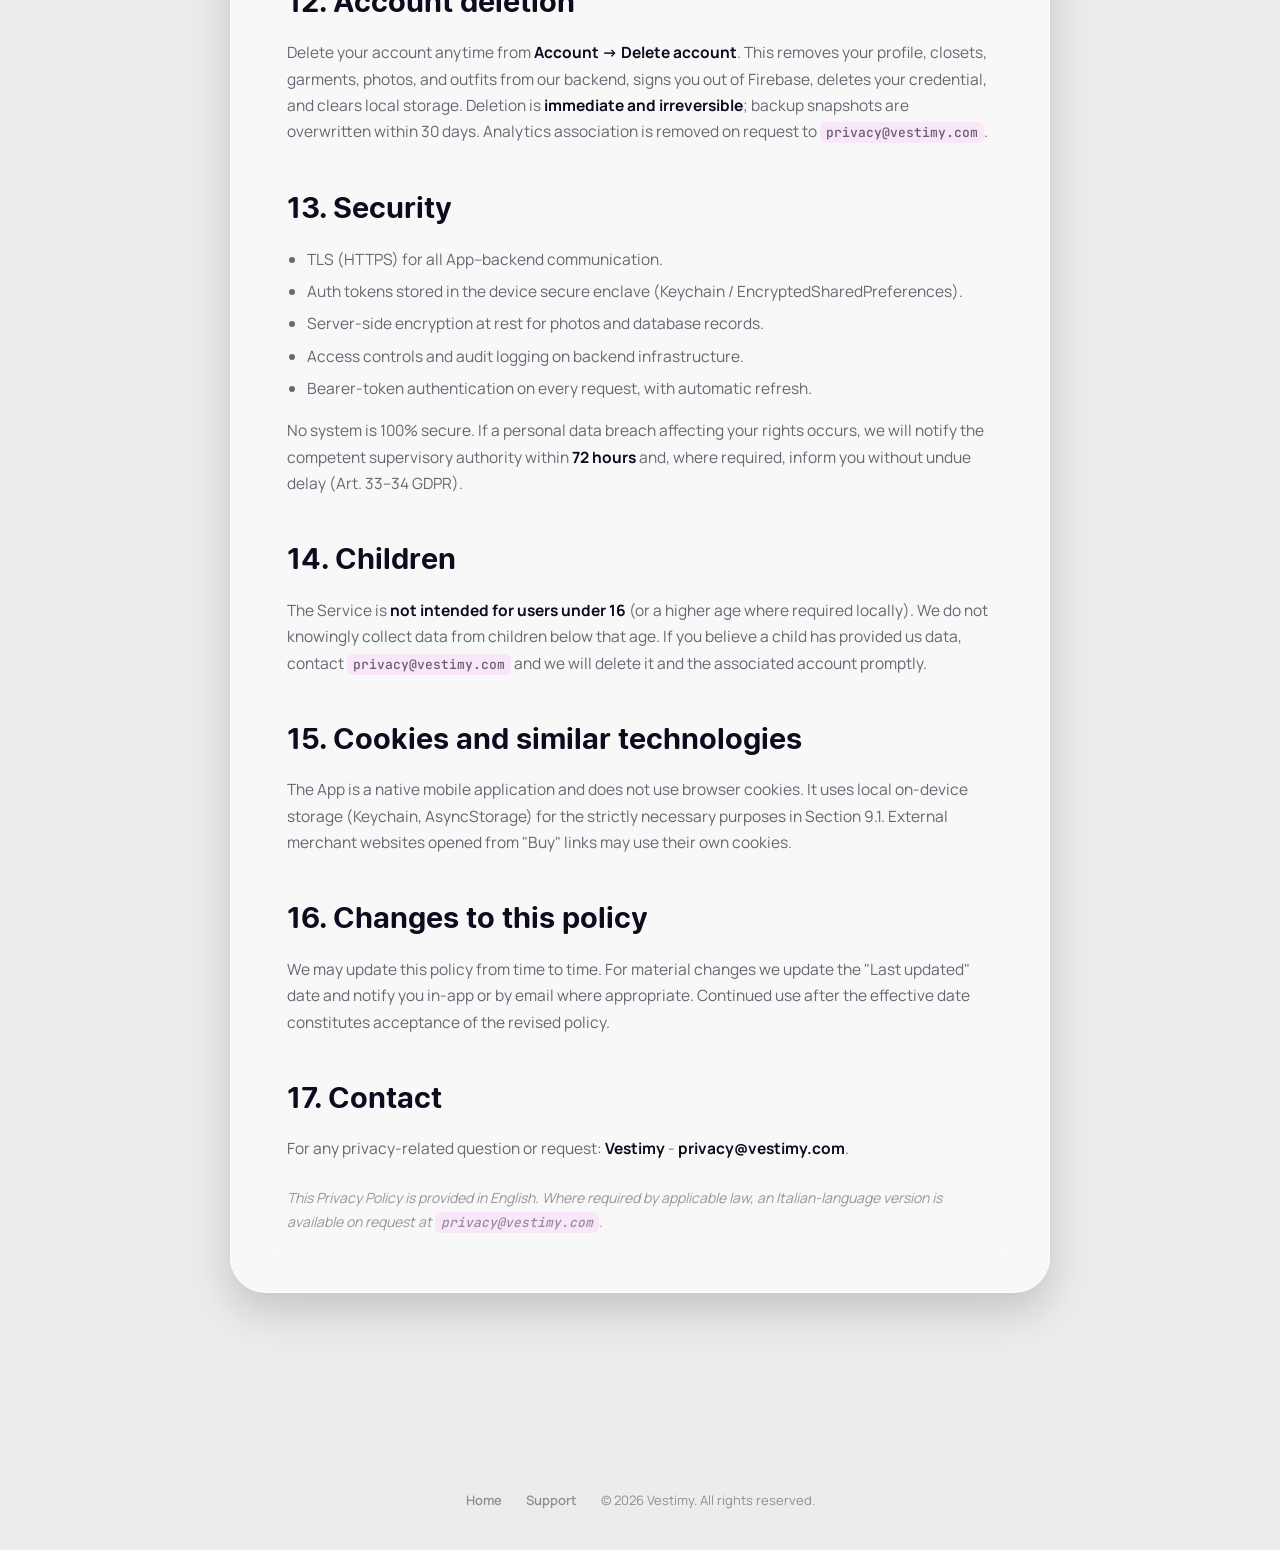
<file: privacy.html>
<!DOCTYPE html>
<html lang="en">
  <head>
    <meta charset="UTF-8" />
    <meta name="viewport" content="width=device-width, initial-scale=1.0" />
    <title>Privacy Policy - Vestimy</title>
    <meta
      name="description"
      content="How Vestimy collects, uses, stores, and shares personal data. GDPR-first, EU-hosted, no advertising trackers."
    />
    <link rel="icon" type="image/png" href="assets/favicon.png" />
    <link rel="apple-touch-icon" href="assets/apple-touch-icon.png" />
    <link rel="stylesheet" href="css/styles.css" />
  </head>
  <body>
    <canvas id="aurora"></canvas>
    <div class="grain"></div>

    <header class="nav">
      <div class="wrap">
        <nav class="nav__inner glass glass--high">
          <a class="brand" href="/">
            <img src="assets/icon.png" alt="Vestimy" />
            Vestimy
          </a>
          <div class="nav__links">
            <a href="/#how" data-i18n="nav.how">How it works</a>
            <a href="/#drippamy" data-i18n="nav.drippamy">Drippamy</a>
            <a href="/#ai" data-i18n="nav.ai">AI styling</a>
            <a href="/brands" data-i18n="nav.brands">For brands</a>
            <a href="/support" data-i18n="nav.support">Support</a>
          </div>
          <div class="nav__cta">
            <div class="lang" role="group" aria-label="Language">
              <button data-lang-btn="en" aria-pressed="true">EN</button>
              <button data-lang-btn="it" aria-pressed="false">IT</button>
            </div>
            <a href="/beta" class="btn btn--primary" data-i18n="nav.getapp">Get the app</a>
            <button class="nav__burger" aria-label="Menu">☰</button>
          </div>
        </nav>
      </div>
    </header>

    <main class="doc">
      <div class="wrap">
        <div class="doc__head reveal">
          <p class="eyebrow" data-i18n="pri.eyebrow">Legal</p>
          <h1 data-i18n="pri.title">Privacy Policy</h1>
          <p data-i18n="pri.lead">
            How we collect, use, store, and share your personal data -
            GDPR-first and EU-hosted by default.
          </p>
        </div>

        <article class="doc__body glass glass--high reveal">
          <div class="doc__meta">
            <span>Effective: 20 May 2026</span>
            <span>Last updated: 20 May 2026</span>
          </div>
          <p data-i18n="pri.itNote" style="background: rgba(252,80,250,0.08); border-radius: 14px; padding: 12px 16px; font-size: 14px; margin: 0 0 26px;">
            This policy is provided in English. An official Italian-language
            version is available on request at privacy@vestimy.com.
          </p>

          <p>
            This Privacy Policy describes how Vestimy ("<strong>Vestimy</strong>",
            "<strong>we</strong>", "<strong>us</strong>", or
            "<strong>our</strong>") collects, uses, stores, and shares personal
            data when you use the Vestimy mobile application (the
            "<strong>App</strong>") and the related backend services available at
            <code>https://api.vestimy.com</code> (collectively, the
            "<strong>Service</strong>").
          </p>
          <p>
            We are committed to protecting your personal data and respecting your
            rights under the EU General Data Protection Regulation 2016/679
            ("<strong>GDPR</strong>"), the Italian Personal Data Protection Code
            (D.Lgs. 196/2003 as amended), and other applicable privacy laws.
          </p>

          <h2 id="s1">1. Data Controller</h2>
          <p>
            The data controller responsible for the processing of your personal
            data is <strong>Vestimy</strong> - operator of the Vestimy App.
            Contact email: <strong>privacy@vestimy.com</strong>. If you have any
            questions about this policy or wish to exercise your rights, please
            contact us at the address above.
          </p>

          <h2 id="s2">2. Categories of personal data we process</h2>
          <h3>2.1 Data you provide directly</h3>
          <table class="doc__table">
            <thead>
              <tr><th>Data</th><th>When collected</th><th>Purpose</th></tr>
            </thead>
            <tbody>
              <tr><td>Email address</td><td>Sign-up, login, password reset</td><td>Account creation and authentication</td></tr>
              <tr><td>Password</td><td>Sign-up, login</td><td>Authentication (handled and stored only by Firebase Authentication; we never see your password in plaintext)</td></tr>
              <tr><td>Display name</td><td>Sign-up</td><td>Personalisation of your profile</td></tr>
              <tr><td>Gender preference</td><td>Onboarding and profile</td><td>Tailoring recommendations. A content preference, not a declaration of gender identity.</td></tr>
              <tr><td>Username</td><td>Auto-suggested from email; editable</td><td>Identifying your profile within the Service</td></tr>
              <tr><td>Photos of clothing items</td><td>When you add a garment</td><td>AI-based identification and persistent wardrobe storage</td></tr>
              <tr><td>Garment metadata</td><td>When you finalize a garment</td><td>Building and organising your digital wardrobe</td></tr>
              <tr><td>Outfit data</td><td>When you create an outfit</td><td>Wardrobe organisation, sharing outfits</td></tr>
              <tr><td>Feedback messages</td><td>In-app feedback form</td><td>Improving the Service. Delivered to PostHog, not retained on the Vestimy backend.</td></tr>
            </tbody>
          </table>
          <h3>2.2 Data we derive automatically</h3>
          <ul>
            <li>First/last name parsed from your Firebase display name or email local-part when not provided explicitly.</li>
            <li>Username generated by sanitising the local part of your email. You can change it at any time.</li>
            <li>Firebase user identifier (<code>uid</code>), used internally and as the distinct identifier in our analytics.</li>
          </ul>
          <h3>2.3 Data from third-party sign-in (Google)</h3>
          <p>
            If you sign in with Google, we receive an OAuth ID token containing
            your Google account email and display name, which we exchange with
            Firebase Authentication. We do <strong>not</strong> access your Google
            Contacts, Drive, Calendar, photos, or any other Google product data.
          </p>
          <h3>2.4 Technical and usage data (analytics)</h3>
          <p>
            We automatically collect the events listed in Section 5, associated
            with your Firebase user identifier so we can understand how users
            interact with the App.
          </p>
          <h3>2.5 Data we do not collect</h3>
          <p>
            We do not collect: date of birth, age, phone number, postal address,
            payment information, precise or coarse geolocation, contacts, calendar
            entries, microphone audio, biometric identifiers, advertising
            identifiers (IDFA/AAID), or device fingerprints.
          </p>

          <h2 id="s3">3. Device permissions</h2>
          <table class="doc__table">
            <thead><tr><th>Permission</th><th>Why we need it</th><th>When prompted</th></tr></thead>
            <tbody>
              <tr><td><strong>Camera</strong></td><td>To photograph your clothing items</td><td>When you tap "Add item" → "Scan"</td></tr>
              <tr><td><strong>Photo library</strong></td><td>To pick an existing photo of a clothing item</td><td>When you tap "Choose from library"</td></tr>
            </tbody>
          </table>
          <p>
            The App <strong>does not</strong> request permission for: notifications,
            location, contacts, calendar, microphone, media library write access,
            tracking transparency (ATT), Bluetooth, motion sensors, or background
            fetch.
          </p>

          <h2 id="s4">4. Purposes and legal bases</h2>
          <p>We rely on the following GDPR Article 6 legal bases:</p>
          <table class="doc__table">
            <thead><tr><th>Purpose</th><th>Legal basis</th></tr></thead>
            <tbody>
              <tr><td>Creating and authenticating your account</td><td>Contract - Art. 6(1)(b)</td></tr>
              <tr><td>Building and maintaining your digital wardrobe</td><td>Contract - Art. 6(1)(b)</td></tr>
              <tr><td>AI-based clothing identification</td><td>Contract - Art. 6(1)(b)</td></tr>
              <tr><td>Outfit suggestions and personalised feed</td><td>Contract & legitimate interest - Art. 6(1)(b)/(f)</td></tr>
              <tr><td>Product analytics (event tracking)</td><td>Legitimate interest - Art. 6(1)(f). You can object (Section 11).</td></tr>
              <tr><td>Handling feedback you submit</td><td>Legitimate interest - Art. 6(1)(f)</td></tr>
              <tr><td>Security, fraud prevention, abuse detection</td><td>Legitimate interest & legal obligation - Art. 6(1)(f)/(c)</td></tr>
              <tr><td>Account deletion requests</td><td>Legal obligation - Art. 6(1)(c), Art. 17</td></tr>
            </tbody>
          </table>
          <p>
            We do <strong>not</strong> process any special categories of personal
            data (Art. 9 GDPR), and we do not rely on consent except where
            explicitly requested in-app (camera and photo library access).
          </p>

          <h2 id="s5">5. Analytics</h2>
          <p>
            We use <strong>PostHog</strong> as our product analytics processor,
            configured by default to the European hosting region
            (<code>https://eu.i.posthog.com</code>).
          </p>
          <h3>5.1 What is sent to PostHog</h3>
          <p>
            When you are signed in, the following are associated with your
            Firebase user identifier: your email address, your authentication
            provider (e.g. <code>password</code>, <code>google.com</code>), and
            your username.
          </p>
          <h3>5.2 Events tracked</h3>
          <p>
            We record discrete events corresponding to actions you take -
            including session lifecycle, the authentication funnel, onboarding,
            the add-item flow, closet activity, outfit and product detail
            actions, the Explore feed, account actions, and feedback. Automatic
            touch and screen capture are <strong>disabled</strong>; we do not
            record screen content, key presses, or input fields (other than
            feedback you choose to submit).
          </p>
          <h3>5.3 Opting out of analytics</h3>
          <p>
            To object to analytics processing under Art. 21 GDPR, contact
            <code>privacy@vestimy.com</code> and we will dissociate your data from
            analytics records and refrain from further analytics processing for
            your account.
          </p>

          <h2 id="s6">6. Third parties (processors and sub-processors)</h2>
          <p>
            Each provider below processes personal data on our behalf under a data
            processing agreement compliant with Art. 28 GDPR.
          </p>
          <table class="doc__table">
            <thead><tr><th>Provider</th><th>Role</th><th>Location</th></tr></thead>
            <tbody>
              <tr><td>Google Firebase (Authentication)</td><td>Authentication service</td><td>Google global infrastructure (may include the US)</td></tr>
              <tr><td>Google Sign-In</td><td>Federated identity (only if you choose Google sign-in)</td><td>Google global infrastructure</td></tr>
              <tr><td>PostHog</td><td>Product analytics</td><td>European Union (default)</td></tr>
              <tr><td>Vestimy backend</td><td>Profile, closet, garments, outfits, feed</td><td>European Union</td></tr>
            </tbody>
          </table>
          <p>
            External merchant "Buy" links open in your device browser and are
            governed by their own privacy policy; we do not pass personal data
            through the outbound URL.
          </p>
          <h3>6.1 International data transfers</h3>
          <p>
            Where a processor transfers your data outside the EEA (in particular
            Firebase / Google), the transfer is governed by the European
            Commission's <strong>Standard Contractual Clauses</strong> (2021/914)
            and supplementary measures where required. Contact
            <code>privacy@vestimy.com</code> for a copy of the safeguards.
          </p>

          <h2 id="s7">7. Photos of clothing items</h2>
          <p>When you scan or upload a photo of a clothing item:</p>
          <ul>
            <li>The image is sent to our backend as a JPEG with its dimensions.</li>
            <li>An automated AI routine returns suggested categories, confidence scores, and dominant colors. <strong>No human reviews your images in the ordinary course of the Service.</strong></li>
            <li>If you finalize the item, the image is stored persistently and re-served as image URLs tied to your wardrobe.</li>
            <li>If you abandon the flow, the identification record may be retained but the garment won't appear in your closet.</li>
          </ul>
          <p>
            You can delete any garment (and its photos and metadata) at any time;
            deletion propagates to our backend.
          </p>

          <h2 id="s8">8. AI-generated outfit suggestions</h2>
          <p>
            We use server-side AI to identify clothing categories and colors, to
            produce outfit suggestions from your closet, and to generate outfits
            anchored on Explore items. These features perform
            <strong>automated processing</strong> within the meaning of Art. 22
            GDPR, but the outputs are non-binding recommendations with no legal or
            similarly significant effect - you can ignore, dismiss, or accept any
            suggestion. No on-device ML model is bundled; all AI runs on our
            backend.
          </p>

          <h2 id="s9">9. Where and how long we store your data</h2>
          <h3>9.1 On your device</h3>
          <p>
            Your Firebase auth token is held in secure storage (iOS Keychain /
            Android EncryptedSharedPreferences); the Firebase session and a
            24-hour cache of the category taxonomy in local storage; transient
            flow state in memory. All of the above are wiped when you sign out or
            delete your account.
          </p>
          <h3>9.2 On our servers and processors</h3>
          <ul>
            <li><strong>Firebase Authentication</strong> - retained while your account is active; deleted on account deletion.</li>
            <li><strong>Vestimy backend</strong> - profile, closets, garments, photos, outfits - retained while active; deleted on account deletion.</li>
            <li><strong>PostHog analytics</strong> - retained up to <strong>12 months</strong>, then pseudonymised or deleted.</li>
            <li><strong>Backups and logs</strong> - retained up to <strong>30 days</strong> for disaster recovery, then overwritten.</li>
          </ul>

          <h2 id="s10">10. Sharing and social features</h2>
          <p>
            The App does not currently expose social-graph features (no followers,
            friends, comments, likes, or DMs). Your closet is
            <code>private</code> by default. You can share outfits through your
            OS's native share sheet - the content is <strong>plain text only</strong>
            (outfit and garment names); no images, links, or Vestimy URLs are
            inserted.
          </p>

          <h2 id="s11">11. Your rights</h2>
          <p>Under the GDPR you have the right to:</p>
          <ul>
            <li><strong>Access</strong> (Art. 15) - obtain a copy of your data.</li>
            <li><strong>Rectification</strong> (Art. 16) - correct inaccurate data.</li>
            <li><strong>Erasure</strong> (Art. 17) - a one-tap <strong>Delete account</strong> in Settings → Account.</li>
            <li><strong>Restriction</strong> (Art. 18) and <strong>portability</strong> (Art. 20).</li>
            <li><strong>Object</strong> (Art. 21) - including processing based on legitimate interest (analytics, recommendations).</li>
            <li><strong>Not be subject to automated decisions</strong> with legal effect (Art. 22).</li>
            <li><strong>Withdraw consent</strong> (Art. 7) and <strong>lodge a complaint</strong> with a supervisory authority, including the Italian <a href="https://www.garanteprivacy.it" target="_blank" rel="noopener">Garante</a>.</li>
          </ul>
          <p>
            To exercise any right, contact <strong>privacy@vestimy.com</strong>.
            We respond within <strong>one month</strong> (Art. 12 GDPR).
          </p>

          <h2 id="s12">12. Account deletion</h2>
          <p>
            Delete your account anytime from <strong>Account → Delete account</strong>.
            This removes your profile, closets, garments, photos, and outfits from
            our backend, signs you out of Firebase, deletes your credential, and
            clears local storage. Deletion is <strong>immediate and irreversible</strong>;
            backup snapshots are overwritten within 30 days. Analytics association
            is removed on request to <code>privacy@vestimy.com</code>.
          </p>

          <h2 id="s13">13. Security</h2>
          <ul>
            <li>TLS (HTTPS) for all App–backend communication.</li>
            <li>Auth tokens stored in the device secure enclave (Keychain / EncryptedSharedPreferences).</li>
            <li>Server-side encryption at rest for photos and database records.</li>
            <li>Access controls and audit logging on backend infrastructure.</li>
            <li>Bearer-token authentication on every request, with automatic refresh.</li>
          </ul>
          <p>
            No system is 100% secure. If a personal data breach affecting your
            rights occurs, we will notify the competent supervisory authority
            within <strong>72 hours</strong> and, where required, inform you
            without undue delay (Art. 33–34 GDPR).
          </p>

          <h2 id="s14">14. Children</h2>
          <p>
            The Service is <strong>not intended for users under 16</strong> (or a
            higher age where required locally). We do not knowingly collect data
            from children below that age. If you believe a child has provided us
            data, contact <code>privacy@vestimy.com</code> and we will delete it
            and the associated account promptly.
          </p>

          <h2 id="s15">15. Cookies and similar technologies</h2>
          <p>
            The App is a native mobile application and does not use browser
            cookies. It uses local on-device storage (Keychain, AsyncStorage) for
            the strictly necessary purposes in Section 9.1. External merchant
            websites opened from "Buy" links may use their own cookies.
          </p>

          <h2 id="s16">16. Changes to this policy</h2>
          <p>
            We may update this policy from time to time. For material changes we
            update the "Last updated" date and notify you in-app or by email where
            appropriate. Continued use after the effective date constitutes
            acceptance of the revised policy.
          </p>

          <h2 id="s17">17. Contact</h2>
          <p>
            For any privacy-related question or request:
            <strong>Vestimy</strong> - <strong>privacy@vestimy.com</strong>.
          </p>
          <p style="font-style: italic; color: var(--ink-faint); font-size: 14px; margin-top: 24px;">
            This Privacy Policy is provided in English. Where required by
            applicable law, an Italian-language version is available on request at
            <code>privacy@vestimy.com</code>.
          </p>
        </article>
      </div>
    </main>

    <footer class="footer">
      <div class="wrap">
        <div class="footer__bottom" style="border: 0; justify-content: center; gap: 24px;">
          <a href="/" style="font-weight: 600;" data-i18n="sup.home">Home</a>
          <a href="/support" style="font-weight: 600;" data-i18n="nav.support">Support</a>
          <span data-i18n="foot.rights">© 2026 Vestimy · privacy@vestimy.com</span>
        </div>
      </div>
    </footer>

    <script src="js/i18n.js"></script>
    <script src="js/motion.js"></script>
    <script src="js/aurora.js"></script>
  </body>
</html>
</file>
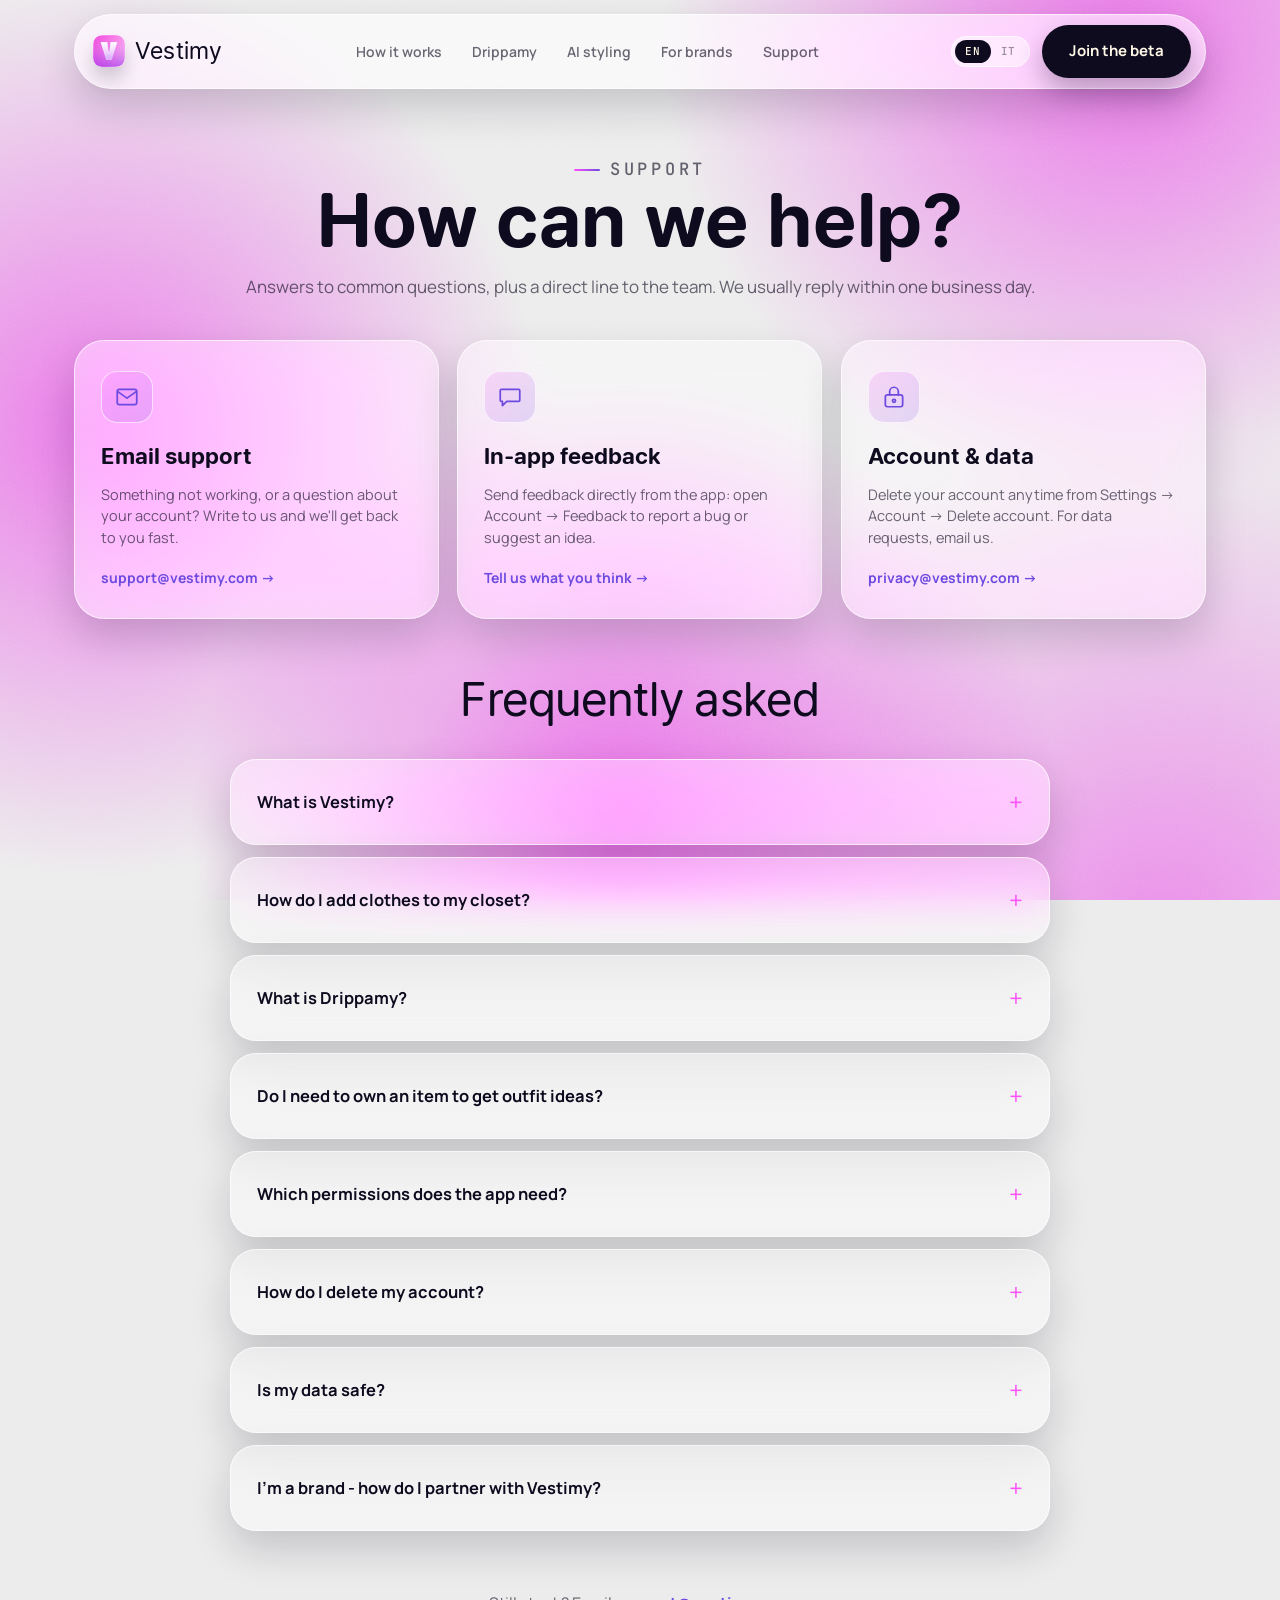
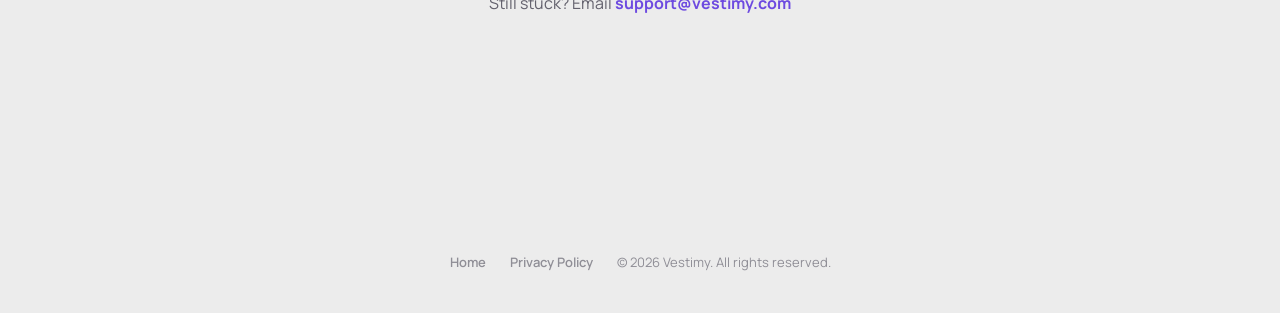
<file: support.html>
<!DOCTYPE html>
<html lang="en">
  <head>
    <meta charset="UTF-8" />
    <meta name="viewport" content="width=device-width, initial-scale=1.0" />
    <title>Support - Vestimy</title>
    <meta name="description"
      content="Get help with Vestimy. Contact support, browse FAQs, manage your account, and learn how to scan your wardrobe and use Drippamy." />
    <link rel="icon" type="image/png" href="assets/favicon.png" />
    <link rel="apple-touch-icon" href="assets/apple-touch-icon.png" />
    <link rel="stylesheet" href="css/styles.css" />
  </head>
  <body>
    <canvas id="aurora"></canvas>
    <div class="grain"></div>

    <header class="nav">
      <div class="wrap">
        <nav class="nav__inner glass glass--high">
          <a class="brand" href="/">
            <img src="assets/icon.png" alt="Vestimy" />
            Vestimy
          </a>
          <div class="nav__links">
            <a href="/#how" data-i18n="nav.how">How it works</a>
            <a href="/#drippamy" data-i18n="nav.drippamy">Drippamy</a>
            <a href="/#ai" data-i18n="nav.ai">AI styling</a>
            <a href="/brands" data-i18n="nav.brands">For brands</a>
            <a href="/support" data-i18n="nav.support">Support</a>
          </div>
          <div class="nav__cta">
            <div class="lang" role="group" aria-label="Language">
              <button data-lang-btn="en" aria-pressed="true">EN</button>
              <button data-lang-btn="it" aria-pressed="false">IT</button>
            </div>
            <a href="/beta" class="btn btn--primary" data-i18n="nav.getapp">Get the app</a>
            <button class="nav__burger" aria-label="Menu">☰</button>
          </div>
        </nav>
      </div>
    </header>

    <main class="doc">
      <div class="wrap">
        <div class="doc__head reveal">
          <p class="eyebrow" data-i18n="sup.eyebrow">Support</p>
          <h1 data-i18n="sup.title">How can we help?</h1>
          <p data-i18n="sup.lead">
            Answers to common questions, plus a direct line to the team. We
            usually reply within one business day.
          </p>
        </div>

        <div class="support-grid">
          <article class="support-card glass reveal" data-tilt>
            <div class="feature__ic">
              <svg viewBox="0 0 24 24"><rect x="3" y="5" width="18" height="14" rx="2"/><path d="M3.5 7 12 13l8.5-6"/></svg>
            </div>
            <h3 data-i18n="sup.email.t">Email support</h3>
            <p data-i18n="sup.email.d">
              Something not working, or a question about your account? Write to
              us and we'll get back to you fast.
            </p>
            <a class="link" href="mailto:support@vestimy.com" data-i18n="sup.email.l">support@vestimy.com →</a>
          </article>
          <article class="support-card glass reveal" data-tilt>
            <div class="feature__ic">
              <svg viewBox="0 0 24 24"><path d="M4 5h16a1 1 0 0 1 1 1v9a1 1 0 0 1-1 1H9l-4 4v-4H4a1 1 0 0 1-1-1V6a1 1 0 0 1 1-1Z"/></svg>
            </div>
            <h3 data-i18n="sup.feedback.t">In-app feedback</h3>
            <p data-i18n="sup.feedback.d">
              Send feedback directly from the app: open Account → Feedback to
              report a bug or suggest an idea.
            </p>
            <a class="link" href="mailto:support@vestimy.com" data-i18n="sup.feedback.l">Tell us what you think →</a>
          </article>
          <article class="support-card glass reveal" data-tilt id="account">
            <div class="feature__ic">
              <svg viewBox="0 0 24 24"><rect x="4" y="10" width="16" height="11" rx="2"/><path d="M8 10V7a4 4 0 0 1 8 0v3"/><circle cx="12" cy="15.5" r="1.4"/></svg>
            </div>
            <h3 data-i18n-html="sup.account.t">Account &amp; data</h3>
            <p data-i18n="sup.account.d">
              Delete your account anytime from Settings → Account → Delete
              account. For data requests, email us.
            </p>
            <a class="link" href="mailto:privacy@vestimy.com" data-i18n="sup.account.l">privacy@vestimy.com →</a>
          </article>
        </div>

        <div class="head head--center reveal" style="margin-bottom: 36px">
          <h2 data-i18n="sup.faqTitle" style="font-family: var(--font-serif); font-weight: 400; font-size: clamp(30px,5vw,48px); margin:0;">
            Frequently asked
          </h2>
        </div>

        <div class="faq">
          <details class="glass reveal">
            <summary data-i18n="sup.q1">What is Vestimy?</summary>
            <p data-i18n="sup.a1">
              Vestimy turns your physical wardrobe into a digital one. You scan
              the clothes you own once, and the app helps you decide what to
              wear, compose outfits, and discover new looks - all from items you
              already have.
            </p>
          </details>
          <details class="glass reveal">
            <summary data-i18n="sup.q2">How do I add clothes to my closet?</summary>
            <p data-i18n="sup.a2">
              Tap Add item, then either scan a garment with your camera or pick a
              photo from your library. Vestimy automatically identifies the item,
              suggests a category and colors, and files it into your closet once
              you finalize it.
            </p>
          </details>
          <details class="glass reveal">
            <summary data-i18n="sup.q3">What is Drippamy?</summary>
            <p data-i18n="sup.a3">
              Drippamy turns any single garment - yours, one in a store, or one
              you've seen online - into a starting point for a full look. Frame
              it with the camera or pick a photo, and Drippamy proposes outfits
              that pair well with it. One tap clears the result so you can try
              another piece.
            </p>
          </details>
          <details class="glass reveal">
            <summary data-i18n="sup.q4">Do I need to own an item to get outfit ideas?</summary>
            <p data-i18n="sup.a4">
              No. Drippamy works with any garment, even ones that aren't in your
              closet - it's designed for inspiration before a purchase and for
              spur-of-the-moment “how would I wear this?” decisions.
            </p>
          </details>
          <details class="glass reveal">
            <summary data-i18n="sup.q5">Which permissions does the app need?</summary>
            <p data-i18n="sup.a5">
              Only Camera (to photograph clothing) and Photo library (to pick
              existing photos). Vestimy does not request location, contacts,
              microphone, notifications, or tracking permissions. You can revoke
              either permission anytime in your device settings.
            </p>
          </details>
          <details class="glass reveal">
            <summary data-i18n="sup.q6">How do I delete my account?</summary>
            <p data-i18n="sup.a6">
              Go to Settings → Account → Delete account. Deletion removes your
              profile, closets, garments, photos, and outfits from our backend,
              signs you out, and clears local storage. It is immediate and
              irreversible; backup snapshots are overwritten within 30 days.
            </p>
          </details>
          <details class="glass reveal">
            <summary data-i18n="sup.q7">Is my data safe?</summary>
            <p data-i18n="sup.a7">
              Yes. All communication uses TLS encryption, authentication tokens
              are stored in your device's secure enclave, and photos and records
              are encrypted at rest. We're GDPR-first and use no advertising
              trackers.
            </p>
          </details>
          <details class="glass reveal">
            <summary data-i18n="sup.q8">I'm a brand - how do I partner with Vestimy?</summary>
            <p data-i18n="sup.a8">
              We'd love to talk. Email brands@vestimy.com and our team will reach
              out about featuring your catalogue across the Closet, Drippamy, and
              Explore surfaces.
            </p>
          </details>
        </div>

        <div class="doc__head reveal" style="margin-top: 60px">
          <p style="color: var(--ink-soft); font-size: 16px; margin: 0;">
            <span data-i18n="sup.still">Still stuck? Email</span>
            <a href="mailto:support@vestimy.com" style="color: var(--violet); font-weight: 700;">support@vestimy.com</a>
          </p>
        </div>
      </div>
    </main>

    <footer class="footer">
      <div class="wrap">
        <div class="footer__bottom" style="border: 0; justify-content: center; gap: 24px;">
          <a href="/" style="font-weight: 600;" data-i18n="sup.home">Home</a>
          <a href="/privacy" style="font-weight: 600;" data-i18n="foot.privacy">Privacy Policy</a>
          <span data-i18n="foot.rights">© 2026 Vestimy · privacy@vestimy.com</span>
        </div>
      </div>
    </footer>

    <script src="js/i18n.js"></script>
    <script src="js/motion.js"></script>
    <script src="js/aurora.js"></script>
  </body>
</html>
</file>
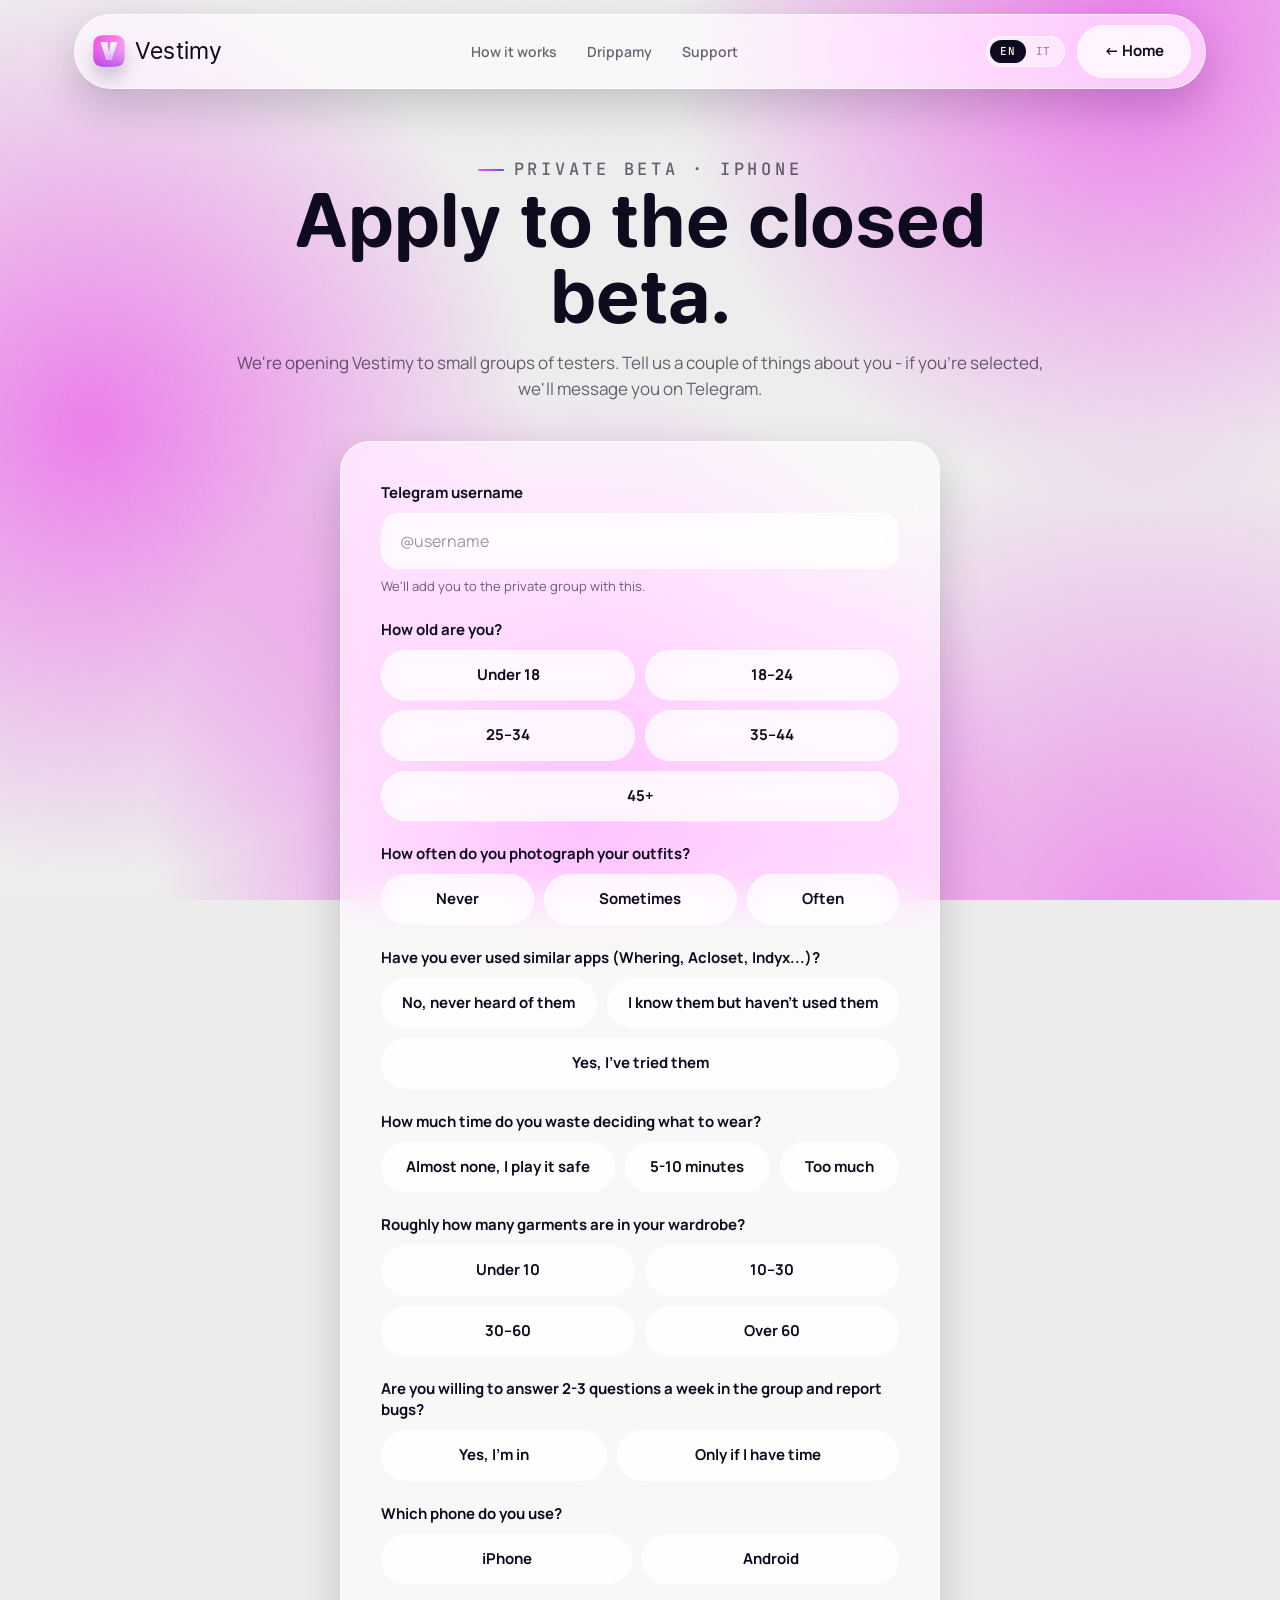
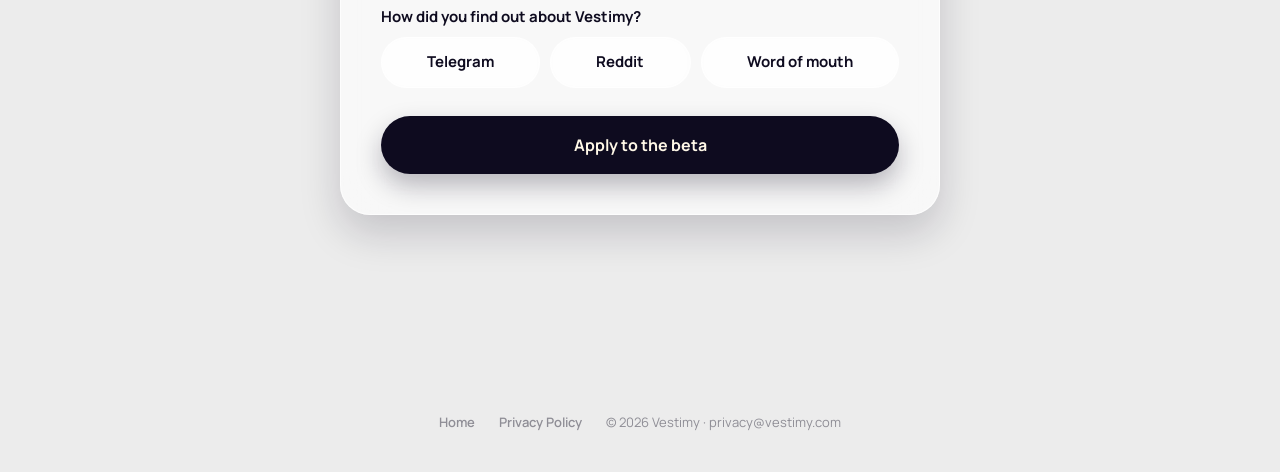
<file: beta/telegram.html>
<!DOCTYPE html>
<html lang="it">
  <head>
    <meta charset="UTF-8" />
    <meta name="viewport" content="width=device-width, initial-scale=1.0" />
    <title data-i18n="beta.meta.title">Candidati alla closed beta - Vestimy</title>
    <meta name="description" data-i18n-attr="content:beta.meta.desc"
      content="Candidati alla closed beta di Vestimy, l'app che digitalizza il tuo guardaroba. Posti limitati su iPhone: lascia i tuoi dati e ti scriviamo su Telegram." />
    <meta name="robots" content="noindex" />
    <meta property="og:title" content="Candidati alla closed beta - Vestimy" />
    <meta property="og:description" content="Posti limitati su iPhone. Lascia i tuoi dati e ti scriviamo su Telegram." />
    <link rel="icon" type="image/png" href="/assets/favicon.png" />
    <link rel="apple-touch-icon" href="/assets/apple-touch-icon.png" />
    <link rel="stylesheet" href="/css/styles.css" />
  </head>
  <body class="page-beta">
    <canvas id="aurora"></canvas>
    <div class="grain"></div>

    <!-- ===================== NAV ===================== -->
    <header class="nav">
      <div class="wrap">
        <nav class="nav__inner glass glass--high">
          <a class="brand" href="/">
            <img src="/assets/icon.png" alt="Vestimy" />
            Vestimy
          </a>
          <div class="nav__links">
            <a href="/#how" data-i18n="nav.how">Come funziona</a>
            <a href="/#drippamy" data-i18n="nav.drippamy">Drippamy</a>
            <a href="/support" data-i18n="nav.support">Supporto</a>
          </div>
          <div class="nav__cta">
            <div class="lang" role="group" aria-label="Language">
              <button data-lang-btn="en" aria-pressed="false">EN</button>
              <button data-lang-btn="it" aria-pressed="true">IT</button>
            </div>
            <a href="/" class="btn btn--ghost" data-i18n="beta.back">← Home</a>
            <button class="nav__burger" aria-label="Menu">☰</button>
          </div>
        </nav>
      </div>
    </header>

    <main class="doc">
      <div class="wrap">
        <div class="doc__head reveal">
          <p class="eyebrow" data-i18n="beta.eyebrow">Beta privata · iPhone</p>
          <h1 data-i18n="beta.title">Candidati alla closed beta.</h1>
          <p data-i18n="beta.lead">
            Stiamo aprendo Vestimy a piccoli gruppi di tester. Raccontaci due
            cose su di te: se sei tra i selezionati, ti scriviamo su Telegram.
          </p>
        </div>

        <div class="beta-card glass glass--high reveal" id="betaCard">
          <form class="beta-form" id="betaForm" novalidate>
            <!-- 1. Username Telegram -->
            <div class="beta-field" data-field="telegram">
              <label class="beta-label" for="betaTelegram" data-i18n="beta.telegram.label">Username Telegram</label>
              <input
                class="wl-input"
                type="text"
                id="betaTelegram"
                inputmode="text"
                autocapitalize="none"
                autocorrect="off"
                spellcheck="false"
                autocomplete="off"
                placeholder="@username"
              />
              <p class="beta-hint" data-i18n="beta.telegram.hint">Ti aggiungeremo al gruppo riservato con questo.</p>
              <p class="beta-error" data-error="telegram" data-i18n="beta.telegram.err">Inserisci il tuo username Telegram.</p>
            </div>

            <!-- Quanti anni hai? -->
            <div class="beta-field" data-field="age">
              <span class="beta-label" id="ageLabel" data-i18n="beta.age.label">Quanti anni hai?</span>
              <div class="beta-pills beta-pills--grid" role="radiogroup" aria-labelledby="ageLabel" data-pills="age">
                <button type="button" class="beta-pill" role="radio" aria-checked="false" data-value="Meno di 18 anni" data-i18n="beta.age.u18">Meno di 18 anni</button>
                <button type="button" class="beta-pill" role="radio" aria-checked="false" data-value="18–24">18–24</button>
                <button type="button" class="beta-pill" role="radio" aria-checked="false" data-value="25–34">25–34</button>
                <button type="button" class="beta-pill" role="radio" aria-checked="false" data-value="35–44">35–44</button>
                <button type="button" class="beta-pill" role="radio" aria-checked="false" data-value="45+">45+</button>
              </div>
              <p class="beta-error" data-error="age" data-i18n="beta.choice.err">Scegli un'opzione.</p>
            </div>

            <!-- Quante foto fai ai tuoi outfit? -->
            <div class="beta-field" data-field="photos">
              <span class="beta-label" id="photosLabel" data-i18n="beta.photos.label">Quante foto fai ai tuoi outfit?</span>
              <div class="beta-pills" role="radiogroup" aria-labelledby="photosLabel" data-pills="photos">
                <button type="button" class="beta-pill" role="radio" aria-checked="false" data-value="Mai" data-i18n="beta.photos.never">Mai</button>
                <button type="button" class="beta-pill" role="radio" aria-checked="false" data-value="Ogni tanto" data-i18n="beta.photos.some">Ogni tanto</button>
                <button type="button" class="beta-pill" role="radio" aria-checked="false" data-value="Spesso" data-i18n="beta.photos.often">Spesso</button>
              </div>
              <p class="beta-error" data-error="photos" data-i18n="beta.choice.err">Scegli un'opzione.</p>
            </div>

            <!-- Hai mai usato app simili? -->
            <div class="beta-field" data-field="apps">
              <span class="beta-label" id="appsLabel" data-i18n="beta.apps.label">Hai mai usato app simili (Whering, Acloset, Indyx...)?</span>
              <div class="beta-pills" role="radiogroup" aria-labelledby="appsLabel" data-pills="apps">
                <button type="button" class="beta-pill" role="radio" aria-checked="false" data-value="No, mai sentite" data-i18n="beta.apps.never">No, mai sentite</button>
                <button type="button" class="beta-pill" role="radio" aria-checked="false" data-value="Le conosco ma non le ho usate" data-i18n="beta.apps.know">Le conosco ma non le ho usate</button>
                <button type="button" class="beta-pill" role="radio" aria-checked="false" data-value="Sì, le ho provate" data-i18n="beta.apps.tried">Sì, le ho provate</button>
              </div>
              <p class="beta-error" data-error="apps" data-i18n="beta.choice.err">Scegli un'opzione.</p>
            </div>

            <!-- Quanto tempo perdi a decidere cosa metterti? -->
            <div class="beta-field" data-field="time">
              <span class="beta-label" id="timeLabel" data-i18n="beta.time.label">Quanto tempo perdi a decidere cosa metterti?</span>
              <div class="beta-pills" role="radiogroup" aria-labelledby="timeLabel" data-pills="time">
                <button type="button" class="beta-pill" role="radio" aria-checked="false" data-value="Quasi zero, vado sul sicuro" data-i18n="beta.time.zero">Quasi zero, vado sul sicuro</button>
                <button type="button" class="beta-pill" role="radio" aria-checked="false" data-value="5-10 minuti" data-i18n="beta.time.mid">5-10 minuti</button>
                <button type="button" class="beta-pill" role="radio" aria-checked="false" data-value="Troppo" data-i18n="beta.time.much">Troppo</button>
              </div>
              <p class="beta-error" data-error="time" data-i18n="beta.choice.err">Scegli un'opzione.</p>
            </div>

            <!-- Quanti capi -->
            <div class="beta-field" data-field="items">
              <span class="beta-label" id="itemsLabel" data-i18n="beta.items.label">Quanti capi hai più o meno nell'armadio?</span>
              <div class="beta-pills beta-pills--grid" role="radiogroup" aria-labelledby="itemsLabel" data-pills="items">
                <button type="button" class="beta-pill" role="radio" aria-checked="false" data-value="Meno di 10" data-i18n="beta.items.u10">Meno di 10</button>
                <button type="button" class="beta-pill" role="radio" aria-checked="false" data-value="10–30">10–30</button>
                <button type="button" class="beta-pill" role="radio" aria-checked="false" data-value="30–60">30–60</button>
                <button type="button" class="beta-pill" role="radio" aria-checked="false" data-value="Più di 60" data-i18n="beta.items.o60">Più di 60</button>
              </div>
              <p class="beta-error" data-error="items" data-i18n="beta.choice.err">Scegli un'opzione.</p>
            </div>

            <!-- Disponibilità feedback -->
            <div class="beta-field" data-field="feedback">
              <span class="beta-label" id="feedbackLabel" data-i18n="beta.feedback.label">Sei disposto/a a rispondere a 2-3 domande a settimana nel gruppo e segnalare bug?</span>
              <div class="beta-pills" role="radiogroup" aria-labelledby="feedbackLabel" data-pills="feedback">
                <button type="button" class="beta-pill" role="radio" aria-checked="false" data-value="Sì, ci sto" data-i18n="beta.feedback.yes">Sì, ci sto</button>
                <button type="button" class="beta-pill" role="radio" aria-checked="false" data-value="Solo se ho tempo" data-i18n="beta.feedback.time">Solo se ho tempo</button>
              </div>
              <p class="beta-error" data-error="feedback" data-i18n="beta.choice.err">Scegli un'opzione.</p>
            </div>

            <!-- Che telefono usi? -->
            <div class="beta-field" data-field="phone">
              <span class="beta-label" id="phoneLabel" data-i18n="beta.phone.label">Che telefono usi?</span>
              <div class="beta-pills" role="radiogroup" aria-labelledby="phoneLabel" data-pills="phone">
                <button type="button" class="beta-pill" role="radio" aria-checked="false" data-value="iPhone">iPhone</button>
                <button type="button" class="beta-pill" role="radio" aria-checked="false" data-value="Android">Android</button>
              </div>
              <p class="beta-error" data-error="phone" data-i18n="beta.choice.err">Scegli un'opzione.</p>
            </div>

            <!-- conditional iPhone-only: nascosto finché non si sceglie iPhone -->
            <div class="beta-collapse is-collapsed" id="iosFields">
              <!-- Modello iPhone -->
              <div class="beta-field" data-field="model">
                <label class="beta-label" for="betaModel" data-i18n="beta.model.label">Che modello di iPhone hai?</label>
                <select class="beta-select" id="betaModel">
                  <option value="" disabled selected data-i18n="beta.model.ph">Seleziona…</option>
                  <option value="iPhone 15 o più recente" data-i18n="beta.model.new">iPhone 15 o più recente</option>
                  <option value="iPhone 12 / 13 / 14">iPhone 12 / 13 / 14</option>
                  <option value="iPhone 11 o precedente" data-i18n="beta.model.old">iPhone 11 o precedente</option>
                </select>
                <p class="beta-error" data-error="model" data-i18n="beta.model.err">Seleziona il modello.</p>
              </div>
            </div>

            <!-- 6. Come hai scoperto Vestimy? (sempre visibile, obbligatorio) -->
            <div class="beta-field" data-field="source">
              <span class="beta-label" id="sourceLabel" data-i18n="beta.source.label">Come hai scoperto Vestimy?</span>
              <div class="beta-pills" role="radiogroup" aria-labelledby="sourceLabel" data-pills="source">
                <button type="button" class="beta-pill" role="radio" aria-checked="false" data-value="Telegram">Telegram</button>
                <button type="button" class="beta-pill" role="radio" aria-checked="false" data-value="Reddit">Reddit</button>
                <button type="button" class="beta-pill" role="radio" aria-checked="false" data-value="Passaparola" data-i18n="beta.source.wom">Passaparola</button>
              </div>
              <p class="beta-error" data-error="source" data-i18n="beta.choice.err">Scegli un'opzione.</p>
            </div>

            <!-- nota waitlist (solo Android) -->
            <div class="beta-collapse is-collapsed" id="androidNote">
              <p class="beta-note" data-i18n="beta.note">
                Per ora la beta è solo su iPhone 😔 Lasciaci il contatto: appena
                arriviamo su Android sarai tra i primi a saperlo.
              </p>
            </div>

            <!-- honeypot: i bot la riempiono, gli umani non la vedono -->
            <input class="beta-hp" type="text" name="company" tabindex="-1" autocomplete="off" aria-hidden="true" />

            <p class="beta-formerror" id="betaFormError" role="alert" data-i18n="beta.neterror">
              Qualcosa è andato storto. Controlla la connessione e riprova.
            </p>

            <button type="submit" class="btn btn--primary btn--lg" id="betaSubmit">
              Candidati alla beta
            </button>
          </form>

          <div class="beta-success" role="status" aria-live="polite">
            <div class="wl-success__ic">
              <svg viewBox="0 0 24 24"><polyline points="20 6 9 17 4 12" /></svg>
            </div>
            <div id="betaSuccessIos">
              <h2 class="beta-success__t" data-i18n="beta.ok.t">Grazie! 🦩</h2>
              <p class="beta-success__d" data-i18n="beta.ok.d">
                Stiamo selezionando i tester a piccoli gruppi. Se sei dentro, ti
                scriviamo su Telegram entro pochi giorni.
              </p>
            </div>
            <div id="betaSuccessWl" hidden>
              <h2 class="beta-success__t" data-i18n="beta.wl.t">Sei in lista 🦩</h2>
              <p class="beta-success__d" data-i18n="beta.wl.d">
                Per ora la beta è solo su iPhone, ma appena arriviamo su Android
                sarai tra i primi a saperlo. Ti scriviamo su Telegram.
              </p>
            </div>
          </div>
        </div>
      </div>
    </main>

    <footer class="footer">
      <div class="wrap">
        <div class="footer__bottom" style="border: 0; justify-content: center; gap: 24px;">
          <a href="/" style="font-weight: 600;">Home</a>
          <a href="/privacy" style="font-weight: 600;">Privacy Policy</a>
          <span>© 2026 Vestimy · privacy@vestimy.com</span>
        </div>
      </div>
    </footer>

    <script src="/js/i18n.js"></script>
    <script>
      (function () {
        var ENDPOINT =
          "https://docs.google.com/forms/d/e/1FAIpQLSfJchtlnaJ9JC-WSQ7JdFcYwMC90l9cGJJYLcOmADBKfhdsFw/formResponse";
        var ENTRY = {
          photos: "entry.325565126",
          apps: "entry.1817226168",
          time: "entry.949092732",
          age: "entry.1274027624",
          telegram: "entry.1948414089",
          phone: "entry.810963307",
          model: "entry.1170469488",
          items: "entry.560183156",
          feedback: "entry.717418359",
          source: "entry.430921185",
        };

        var form = document.getElementById("betaForm");
        var card = document.getElementById("betaCard");
        var iosFields = document.getElementById("iosFields");
        var androidNote = document.getElementById("androidNote");
        var submitBtn = document.getElementById("betaSubmit");
        var formError = document.getElementById("betaFormError");
        var successIos = document.getElementById("betaSuccessIos");
        var successWl = document.getElementById("betaSuccessWl");
        if (!form || !card) return;

        // i18n: translate a key for the current language (fallback = literal IT)
        function t(key, fallback) {
          var i18n = window.VestimyI18n;
          var v = i18n && i18n.t ? i18n.t(key) : null;
          return v != null ? v : fallback;
        }

        // selected values for the custom pill groups
        var picks = { photos: "", apps: "", time: "", age: "", phone: "", items: "", feedback: "", source: "" };
        var mode = "ios"; // "ios" | "android"

        // keep the submit label in sync with mode + current language
        function renderButton() {
          if (submitBtn.disabled) return; // loading: leave the "sending" label
          submitBtn.textContent =
            mode === "android"
              ? t("beta.waitlist", "Mettimi in lista d'attesa")
              : t("beta.submit", "Candidati alla beta");
        }
        document.addEventListener("i18n:applied", renderButton);

        /* ---------- pill (segmented) groups ---------- */
        var groups = form.querySelectorAll("[data-pills]");
        groups.forEach(function (group) {
          var key = group.getAttribute("data-pills");
          var pills = group.querySelectorAll(".beta-pill");
          pills.forEach(function (pill) {
            pill.addEventListener("click", function () {
              pills.forEach(function (p) {
                p.classList.remove("is-active");
                p.setAttribute("aria-checked", "false");
              });
              pill.classList.add("is-active");
              pill.setAttribute("aria-checked", "true");
              picks[key] = pill.getAttribute("data-value");
              clearError(key);
              if (key === "phone") applyPhone(picks.phone);
            });
          });
        });

        /* ---------- conditional logic ---------- */
        function applyPhone(value) {
          if (value === "Android") {
            mode = "android";
            iosFields.classList.add("is-collapsed");
            androidNote.classList.remove("is-collapsed");
            // il campo nascosto non può restare in errore
            clearError("model");
          } else {
            mode = "ios";
            iosFields.classList.remove("is-collapsed");
            androidNote.classList.add("is-collapsed");
          }
          renderButton();
        }

        /* ---------- validation helpers ---------- */
        function fieldEl(key) {
          return form.querySelector('[data-field="' + key + '"]');
        }
        function setError(key) {
          var el = fieldEl(key);
          if (el) el.classList.add("has-error");
        }
        function clearError(key) {
          var el = fieldEl(key);
          if (el) el.classList.remove("has-error");
        }

        // clear text-field errors as the user types
        form.querySelectorAll(".wl-input, .beta-select").forEach(function (input) {
          input.addEventListener("input", function () {
            var f = input.closest(".beta-field");
            if (f) f.classList.remove("has-error");
          });
        });

        function normalizeTelegram(v) {
          v = (v || "").trim().replace(/^@+/, "");
          return v ? "@" + v : "";
        }

        function validate() {
          var ok = true;
          var firstBad = null;

          // username Telegram (prima domanda)
          var tgInput = document.getElementById("betaTelegram");
          if (!normalizeTelegram(tgInput.value)) {
            setError("telegram");
            ok = false;
            firstBad = firstBad || tgInput;
          }

          // domande sempre obbligatorie, anche nel flusso Android
          ["age", "photos", "apps", "time", "items", "feedback"].forEach(function (key) {
            if (!picks[key]) {
              setError(key);
              ok = false;
              firstBad = firstBad || form.querySelector('[data-pills="' + key + '"]');
            }
          });

          if (!picks.phone) {
            setError("phone");
            ok = false;
            firstBad = firstBad || form.querySelector('[data-pills="phone"]');
          }

          // modello iPhone: obbligatorio solo se visibile
          if (picks.phone === "iPhone") {
            var modelSel = document.getElementById("betaModel");
            if (!modelSel.value) {
              setError("model");
              ok = false;
              firstBad = firstBad || modelSel;
            }
          }

          if (!picks.source) {
            setError("source");
            ok = false;
            firstBad = firstBad || form.querySelector('[data-pills="source"]');
          }

          if (!ok && firstBad && firstBad.scrollIntoView) {
            firstBad.scrollIntoView({ behavior: "smooth", block: "center" });
            if (firstBad.focus) firstBad.focus({ preventScroll: true });
          }
          return ok;
        }

        /* ---------- submit ---------- */
        var submitting = false;
        form.addEventListener("submit", function (e) {
          e.preventDefault();

          // honeypot
          var hp = form.querySelector(".beta-hp");
          if (hp && hp.value) return;

          formError.classList.remove("is-shown");
          if (submitting) return;
          if (!validate()) return;

          var params = new URLSearchParams();
          params.append(ENTRY.telegram, normalizeTelegram(document.getElementById("betaTelegram").value));
          params.append(ENTRY.age, picks.age);
          params.append(ENTRY.photos, picks.photos);
          params.append(ENTRY.apps, picks.apps);
          params.append(ENTRY.time, picks.time);
          params.append(ENTRY.items, picks.items);
          params.append(ENTRY.feedback, picks.feedback);
          params.append(ENTRY.phone, picks.phone);
          params.append(ENTRY.source, picks.source);
          if (picks.phone === "iPhone") {
            params.append(ENTRY.model, document.getElementById("betaModel").value);
          }

          submitting = true;
          submitBtn.disabled = true;
          submitBtn.textContent = t("beta.sending", "Invio in corso…");

          fetch(ENDPOINT, {
            method: "POST",
            mode: "no-cors",
            headers: { "Content-Type": "application/x-www-form-urlencoded" },
            body: params.toString(),
          })
            .then(function () {
              // risposta opaca (no-cors): se la fetch non lancia, è andata.
              // i testi del ringraziamento sono tradotti via data-i18n
              var android = mode === "android";
              successIos.hidden = android;
              successWl.hidden = !android;
              card.classList.add("is-done");
              card.scrollIntoView({ behavior: "smooth", block: "center" });
            })
            .catch(function () {
              // errore di rete: i dati restano, si può riprovare
              submitting = false;
              submitBtn.disabled = false;
              renderButton();
              formError.classList.add("is-shown");
            });
        });

        // set the initial submit label in the current language
        renderButton();
      })();
    </script>
    <script src="/js/aurora.js"></script>
  </body>
</html>
</file>
<file: css/styles.css>
/* ============================================================
   Vestimy - Landing Design System
   Ported from mobile/src (tokens.ts, global.css, Wallpaper, Glass)
   ============================================================ */

/* ---------- Fonts (same assets as the app) ---------- */
@font-face {
  font-family: "InstrumentSerif";
  src: url("../fonts/InstrumentSerif-Regular.ttf") format("truetype");
  font-weight: 400;
  font-display: swap;
}
@font-face {
  font-family: "InstrumentSerif";
  src: url("../fonts/InstrumentSerif-Italic.ttf") format("truetype");
  font-weight: 400;
  font-style: italic;
  font-display: swap;
}
@font-face {
  font-family: "Manrope";
  src: url("../fonts/Manrope-Regular.ttf") format("truetype");
  font-weight: 400;
  font-display: swap;
}
@font-face {
  font-family: "Manrope";
  src: url("../fonts/Manrope-Medium.ttf") format("truetype");
  font-weight: 500;
  font-display: swap;
}
@font-face {
  font-family: "Manrope";
  src: url("../fonts/Manrope-SemiBold.ttf") format("truetype");
  font-weight: 600;
  font-display: swap;
}
@font-face {
  font-family: "Manrope";
  src: url("../fonts/Manrope-Bold.ttf") format("truetype");
  font-weight: 700;
  font-display: swap;
}
@font-face {
  font-family: "Manrope";
  src: url("../fonts/Manrope-ExtraBold.ttf") format("truetype");
  font-weight: 800;
  font-display: swap;
}
@font-face {
  font-family: "JetBrainsMono";
  src: url("../fonts/JetBrainsMono-Medium.ttf") format("truetype");
  font-weight: 500;
  font-display: swap;
}
@font-face {
  font-family: "SunghyunSans";
  src: url("../fonts/SunghyunSans-Regular.ttf") format("truetype");
  font-weight: 400;
  font-display: swap;
}
@font-face {
  font-family: "SunghyunSans";
  src: url("../fonts/SunghyunSans-Bold.ttf") format("truetype");
  font-weight: 700;
  font-display: swap;
}

/* ---------- Tokens ---------- */
:root {
  /* palette - from mobile/src/ui/tokens.ts */
  --ink: #0e0b1f;
  --ink-soft: rgba(14, 11, 31, 0.62);
  --ink-faint: rgba(14, 11, 31, 0.42);
  --cream: #fff8e7;
  --white: #ffffff;
  --sun: #ffd24c;
  --coral: #ff6b6b;
  --rose: #ff4d8d;
  --aurora: #fc50fa;
  --violet: #6d4ae0;
  --ocean: #1e3a8a;

  /* glass */
  --glass-light: rgba(255, 255, 255, 0.18);
  --glass-med: rgba(255, 255, 255, 0.42);
  --glass-high: rgba(255, 255, 255, 0.62);
  --glass-dark: rgba(14, 11, 31, 0.55);
  --glass-edge: rgba(255, 255, 255, 0.65);
  --glass-edge-dim: rgba(255, 255, 255, 0.3);

  --radius-sm: 14px;
  --radius-md: 18px;
  --radius-lg: 22px;
  --radius-xl: 26px;
  --radius-2xl: 30px;
  --radius-3xl: 36px;
  --radius-pill: 9999px;

  --shadow-soft: 0 12px 18px rgba(14, 11, 31, 0.18);
  --shadow-glass: 0 18px 40px rgba(14, 11, 31, 0.18);
  --shadow-deep: 0 30px 80px rgba(14, 11, 31, 0.28);

  --maxw: 1180px;
  --font-serif: "SunghyunSans", "Manrope", system-ui, sans-serif; /* display (streetwear) */
  --font-display: "SunghyunSans", "Manrope", system-ui, sans-serif;
  --font-sans: "Manrope", system-ui, -apple-system, sans-serif;
  --font-mono: "JetBrainsMono", ui-monospace, monospace;
  --font-brand: "SunghyunSans", "Manrope", system-ui, sans-serif;
}

/* ---------- Reset ---------- */
*,
*::before,
*::after {
  box-sizing: border-box;
}
html {
  scroll-behavior: smooth;
  -webkit-text-size-adjust: 100%;
}
body {
  margin: 0;
  font-family: var(--font-sans);
  color: var(--ink);
  background: #ececec;
  line-height: 1.5;
  -webkit-font-smoothing: antialiased;
  text-rendering: optimizeLegibility;
  overflow-x: hidden;
}
a {
  color: inherit;
  text-decoration: none;
}
img {
  max-width: 100%;
  display: block;
}
button {
  font-family: inherit;
  cursor: pointer;
}

/* ---------- Animated aurora wallpaper (canvas in js/aurora.js) ---------- */
#aurora {
  position: fixed;
  inset: 0;
  z-index: -2;
  background: #ececec;
}
/* film grain overlay - mirrors aurora.grainOpacity */
.grain {
  position: fixed;
  inset: 0;
  z-index: -1;
  pointer-events: none;
  opacity: 0.4;
  mix-blend-mode: soft-light;
  background-image: url("data:image/svg+xml,%3Csvg xmlns='http://www.w3.org/2000/svg' width='160' height='160'%3E%3Cfilter id='n'%3E%3CfeTurbulence type='fractalNoise' baseFrequency='0.9' numOctaves='2' stitchTiles='stitch'/%3E%3C/filter%3E%3Crect width='100%25' height='100%25' filter='url(%23n)'/%3E%3C/svg%3E");
}

/* ---------- Layout ---------- */
.wrap {
  width: 100%;
  max-width: var(--maxw);
  margin: 0 auto;
  padding: 0 24px;
}
section {
  position: relative;
}
.eyebrow {
  font-family: var(--font-mono);
  font-weight: 500;
  font-size: 12px;
  letter-spacing: 0.22em;
  text-transform: uppercase;
  color: var(--ink-faint);
  margin: 0 0 18px;
}

/* ---------- Glass primitive ---------- */
.glass {
  position: relative;
  background: var(--glass-med);
  border: 1px solid var(--glass-edge);
  border-radius: var(--radius-2xl);
  -webkit-backdrop-filter: blur(22px) saturate(160%);
  backdrop-filter: blur(22px) saturate(160%);
  box-shadow: var(--shadow-glass);
}
.glass--high {
  background: var(--glass-high);
}
.glass--tint {
  background: rgba(237, 200, 252, 0.55);
}
.glass--dark {
  background: var(--glass-dark);
  border-color: var(--glass-edge-dim);
  color: var(--cream);
}

/* ---------- Buttons ---------- */
.btn {
  display: inline-flex;
  align-items: center;
  gap: 8px;
  font-weight: 700;
  font-size: 15px;
  padding: 14px 26px;
  border-radius: var(--radius-pill);
  border: 1px solid transparent;
  transition: transform 0.18s ease, box-shadow 0.18s ease, background 0.18s ease;
  white-space: nowrap;
}
.btn:active {
  transform: translateY(1px) scale(0.99);
}
.btn--primary {
  color: var(--cream);
  background: var(--ink);
  box-shadow: 0 12px 26px rgba(14, 11, 31, 0.28);
  transition: transform 0.18s ease, box-shadow 0.18s ease, background 0.18s ease,
    color 0.18s ease;
}
.btn--primary:hover {
  transform: translateY(-2px);
  background: var(--aurora);
  color: var(--ink);
  box-shadow: 0 16px 34px rgba(252, 80, 250, 0.45);
}
.btn--ghost {
  color: var(--ink);
  background: var(--glass-high);
  border-color: var(--glass-edge);
  -webkit-backdrop-filter: blur(14px);
  backdrop-filter: blur(14px);
}
.btn--ghost:hover {
  transform: translateY(-2px);
  background: var(--white);
}
.btn--lg {
  font-size: 16px;
  padding: 17px 32px;
}

/* ---------- Nav ---------- */
.nav {
  position: sticky;
  top: 0;
  z-index: 50;
  padding: 14px 0;
}
.nav__inner {
  display: flex;
  align-items: center;
  justify-content: space-between;
  gap: 24px;
  padding: 10px 14px 10px 18px;
  border-radius: var(--radius-pill);
}
.brand {
  display: flex;
  align-items: center;
  gap: 10px;
  font-family: var(--font-brand);
  font-weight: 400;
  font-size: 24px;
  letter-spacing: 0.01em;
  color: var(--ink);
}
.brand img {
  width: 32px;
  height: 32px;
  border-radius: 9px;
  box-shadow: var(--shadow-soft);
}
.nav__links {
  display: flex;
  align-items: center;
  gap: 30px;
  font-size: 14px;
  font-weight: 600;
}
.nav__links a {
  color: var(--ink-soft);
  transition: color 0.16s ease;
}
.nav__links a:hover {
  color: var(--ink);
}
.nav__cta {
  display: flex;
  align-items: center;
  gap: 12px;
}
.nav__burger {
  display: none;
  background: none;
  border: 0;
  font-size: 22px;
  color: var(--ink);
}

/* language switcher */
.lang {
  display: inline-flex;
  padding: 3px;
  border-radius: var(--radius-pill);
  background: rgba(255, 255, 255, 0.5);
  border: 1px solid var(--glass-edge);
}
.lang button {
  font-family: var(--font-mono);
  font-size: 11px;
  font-weight: 500;
  letter-spacing: 0.06em;
  padding: 6px 10px;
  border-radius: var(--radius-pill);
  border: 0;
  background: transparent;
  color: var(--ink-faint);
  line-height: 1;
}
.lang button.is-active {
  background: var(--ink);
  color: var(--cream);
}

/* ---------- Hero ---------- */
.hero {
  padding: 70px 0 90px;
  text-align: center;
}
.hero__pill {
  display: inline-flex;
  align-items: center;
  gap: 9px;
  font-family: var(--font-mono);
  font-size: 12px;
  letter-spacing: 0.16em;
  text-transform: uppercase;
  padding: 9px 16px;
  border-radius: var(--radius-pill);
  margin-bottom: 30px;
}
.hero__pill .dot {
  width: 7px;
  height: 7px;
  border-radius: 50%;
  background: var(--aurora);
  box-shadow: 0 0 10px var(--aurora);
}
h1.hero__title {
  font-family: var(--font-display);
  font-weight: 700;
  font-size: clamp(52px, 10.5vw, 124px);
  line-height: 0.9;
  letter-spacing: -0.035em;
  text-transform: uppercase;
  margin: 0 auto 26px;
  max-width: 13ch;
}
h1.hero__title em {
  font-style: normal;
  position: relative;
  color: var(--ink);
  z-index: 0;
  white-space: nowrap;
}
h1.hero__title em::before {
  content: "";
  position: absolute;
  inset: 0.04em -0.12em 0.06em;
  background: var(--aurora);
  border-radius: 0.12em;
  z-index: -1;
  transform: scaleX(0);
  transform-origin: 0 50%;
  animation: marker-draw 0.7s cubic-bezier(0.22, 1, 0.36, 1) 0.5s forwards;
}
@keyframes marker-draw {
  to { transform: scaleX(1); }
}
.hero__sub {
  font-size: clamp(17px, 2.2vw, 21px);
  color: var(--ink-soft);
  max-width: 56ch;
  margin: 0 auto 38px;
}
.hero__actions {
  display: flex;
  gap: 14px;
  justify-content: center;
  flex-wrap: wrap;
  margin-bottom: 16px;
}
.hero__note {
  font-size: 13px;
  color: var(--ink-faint);
  font-weight: 500;
}

/* ===== hero: floating cut-out garments (the "scontornato" aesthetic) ===== */
.hero__stage {
  position: relative;
  margin-top: 60px;
  height: clamp(360px, 46vw, 540px);
}
.garment {
  position: absolute;
  filter: drop-shadow(0 26px 30px rgba(14, 11, 31, 0.22));
  animation: float 7s ease-in-out infinite;
  translate: var(--px, 0) var(--py, 0);
  transition: translate 0.2s ease-out;
  will-change: transform, translate;
}
.garment img {
  width: 100%;
  height: auto;
  display: block;
}
@keyframes float {
  0%,
  100% {
    transform: translateY(0) rotate(var(--rot, 0deg));
  }
  50% {
    transform: translateY(-16px) rotate(var(--rot, 0deg));
  }
}
/* placement - overlapping editorial scatter */
.g-jacket { left: 50%; top: 4%; width: clamp(190px, 24vw, 290px); margin-left: clamp(-145px, -12vw, -145px); --rot: -4deg; z-index: 4; animation-delay: 0s; }
.g-tee   { left: 16%; top: 20%; width: clamp(120px, 15vw, 180px); --rot: 7deg; z-index: 3; animation-delay: -1.4s; }
.g-tee2  { right: 12%; top: 14%; width: clamp(120px, 15vw, 180px); --rot: -8deg; z-index: 3; animation-delay: -2.6s; }
.g-pants { left: 9%; bottom: 2%; width: clamp(120px, 15vw, 185px); --rot: 5deg; z-index: 2; animation-delay: -3.4s; }
.g-shoe  { right: 9%; bottom: 6%; width: clamp(130px, 16vw, 200px); --rot: -3deg; z-index: 5; animation-delay: -4.2s; }

/* floating metadata chips - communicate auto-recognition / cataloguing */
.tag {
  position: absolute;
  z-index: 6;
  display: inline-flex;
  align-items: center;
  gap: 9px;
  padding: 9px 14px;
  border-radius: var(--radius-pill);
  background: rgba(255, 255, 255, 0.7);
  border: 1px solid var(--glass-edge);
  -webkit-backdrop-filter: blur(16px) saturate(160%);
  backdrop-filter: blur(16px) saturate(160%);
  box-shadow: var(--shadow-glass);
  font-size: 12.5px;
  font-weight: 700;
  color: var(--ink);
  white-space: nowrap;
  animation: float 8s ease-in-out infinite;
  translate: var(--px, 0) var(--py, 0);
  transition: translate 0.2s ease-out;
}
.tag .swatch {
  display: inline-flex;
  gap: 4px;
}
.tag .swatch i {
  width: 11px;
  height: 11px;
  border-radius: 50%;
  border: 1px solid rgba(14, 11, 31, 0.12);
}
.tag .meta {
  font-family: var(--font-mono);
  font-size: 10px;
  font-weight: 500;
  letter-spacing: 0.08em;
  text-transform: uppercase;
  color: var(--ink-faint);
}
.tag .spark {
  width: 16px;
  height: 16px;
  flex: none;
}
.tag .spark svg {
  width: 16px;
  height: 16px;
  fill: var(--aurora);
}
.tag--1 { left: 8%; top: 8%; --rot: 0deg; animation-delay: -1s; }
.tag--2 { right: 6%; top: 40%; --rot: 0deg; animation-delay: -3s; }
.tag--3 { left: 14%; bottom: 12%; --rot: 0deg; animation-delay: -5s; }

/* ===== catalogue band - cut-outs as a digitalized closet ===== */
.catalogue {
  display: grid;
  grid-template-columns: repeat(4, 1fr);
  gap: 16px;
}
.cat-card {
  border-radius: var(--radius-2xl);
  padding: 18px 16px 16px;
  display: flex;
  flex-direction: column;
  gap: 10px;
  transition: transform 0.2s ease;
}
.cat-card:hover {
  transform: translateY(-5px);
}
.cat-card__img {
  aspect-ratio: 1 / 1;
  border-radius: var(--radius-lg);
  background: linear-gradient(160deg, rgba(255, 255, 255, 0.55), rgba(252, 80, 250, 0.06));
  border: 1px solid var(--glass-edge);
  display: flex;
  align-items: center;
  justify-content: center;
  padding: 14px;
}
.cat-card__img img {
  max-width: 82%;
  max-height: 82%;
  object-fit: contain;
  filter: drop-shadow(0 14px 16px rgba(14, 11, 31, 0.2));
}
.cat-card__row {
  display: flex;
  align-items: center;
  justify-content: space-between;
}
.cat-card__name {
  font-weight: 700;
  font-size: 14px;
}
.cat-card__cat {
  font-family: var(--font-mono);
  font-size: 9.5px;
  letter-spacing: 0.1em;
  text-transform: uppercase;
  color: var(--ink-faint);
}
.cat-card__sw {
  display: inline-flex;
  gap: 4px;
}
.cat-card__sw i {
  width: 12px;
  height: 12px;
  border-radius: 50%;
  border: 1px solid rgba(14, 11, 31, 0.12);
}

/* ===== drippamy cut-out visual: anchor → generated outfit ===== */
.drip-visual {
  position: relative;
  display: flex;
  flex-direction: column;
  gap: 18px;
  padding: 30px;
  border-radius: var(--radius-2xl);
  background: linear-gradient(165deg, rgba(255, 255, 255, 0.5), rgba(252, 80, 250, 0.08));
  border: 1px solid var(--glass-edge);
  box-shadow: var(--shadow-glass);
}
.drip-anchor {
  display: flex;
  align-items: center;
  gap: 16px;
}
.drip-anchor__img {
  width: 120px;
  height: 120px;
  border-radius: var(--radius-xl);
  background: rgba(255, 255, 255, 0.7);
  border: 1px solid var(--glass-edge);
  display: flex;
  align-items: center;
  justify-content: center;
  padding: 10px;
  flex: none;
}
.drip-anchor__img img {
  max-width: 90%;
  max-height: 90%;
  object-fit: contain;
  filter: drop-shadow(0 12px 14px rgba(14, 11, 31, 0.22));
}
.drip-anchor__label .meta {
  font-family: var(--font-mono);
  font-size: 10px;
  letter-spacing: 0.12em;
  text-transform: uppercase;
  color: var(--aurora);
  margin-bottom: 4px;
}
.drip-anchor__label b {
  font-family: var(--font-serif);
  font-weight: 700;
  font-size: 24px;
}
.drip-arrow {
  display: flex;
  align-items: center;
  gap: 10px;
  font-family: var(--font-mono);
  font-size: 10px;
  letter-spacing: 0.14em;
  text-transform: uppercase;
  color: var(--ink-faint);
}
.drip-arrow::before,
.drip-arrow::after {
  content: "";
  flex: 1;
  height: 1px;
  background: rgba(14, 11, 31, 0.14);
}
.drip-reel {
  display: grid;
  grid-template-columns: repeat(3, 1fr);
  gap: 12px;
}
.drip-reel div {
  aspect-ratio: 3 / 4;
  border-radius: var(--radius-lg);
  background: rgba(255, 255, 255, 0.7);
  border: 1px solid var(--glass-edge);
  display: flex;
  align-items: center;
  justify-content: center;
  padding: 12px;
}
.drip-reel img {
  max-width: 88%;
  max-height: 88%;
  object-fit: contain;
  filter: drop-shadow(0 10px 12px rgba(14, 11, 31, 0.2));
}

/* ===== AI vs manual outfit modes ===== */
.modes {
  display: grid;
  grid-template-columns: 1fr 1fr;
  gap: 18px;
}
.mode {
  border-radius: var(--radius-2xl);
  padding: 26px 24px;
  display: flex;
  flex-direction: column;
  gap: 16px;
}
.mode--ai {
  background: linear-gradient(165deg, rgba(252, 80, 250, 0.1), rgba(109, 74, 224, 0.12));
}
.mode__tag {
  align-self: flex-start;
  display: inline-flex;
  align-items: center;
  gap: 7px;
  font-family: var(--font-mono);
  font-size: 10px;
  font-weight: 500;
  letter-spacing: 0.12em;
  text-transform: uppercase;
  padding: 7px 12px;
  border-radius: var(--radius-pill);
  background: rgba(255, 255, 255, 0.7);
  border: 1px solid var(--glass-edge);
  color: var(--ink-soft);
}
.mode--ai .mode__tag {
  background: linear-gradient(135deg, var(--aurora), var(--violet));
  color: #fff;
  border-color: transparent;
}
.mode__tag svg {
  width: 13px;
  height: 13px;
  fill: currentColor;
}
.mode h3 {
  font-family: var(--font-serif);
  font-weight: 700;
  font-size: 27px;
  margin: 0;
}
.mode > p {
  font-size: 15px;
  color: var(--ink-soft);
  margin: 0;
}
/* a styled "outfit" of cut-outs */
.outfit-row {
  display: grid;
  grid-template-columns: repeat(3, 1fr);
  gap: 10px;
  margin-top: 4px;
}
.outfit-row .slot {
  position: relative;
  aspect-ratio: 3 / 4;
  border-radius: var(--radius-lg);
  background: rgba(255, 255, 255, 0.65);
  border: 1px solid var(--glass-edge);
  display: flex;
  align-items: center;
  justify-content: center;
  padding: 12px;
}
.outfit-row .slot img {
  max-width: 88%;
  max-height: 88%;
  object-fit: contain;
  filter: drop-shadow(0 10px 12px rgba(14, 11, 31, 0.2));
}
.outfit-row .slot--add {
  border-style: dashed;
  color: var(--ink-faint);
  font-family: var(--font-mono);
  font-size: 11px;
  letter-spacing: 0.06em;
  font-weight: 500;
  background: rgba(255, 255, 255, 0.35);
}
.mode__foot {
  display: flex;
  align-items: center;
  justify-content: space-between;
  gap: 12px;
  margin-top: auto;
}
.reasons {
  display: flex;
  flex-wrap: wrap;
  gap: 7px;
}
.reasons span {
  display: inline-flex;
  align-items: center;
  gap: 5px;
  font-size: 11.5px;
  font-weight: 600;
  color: var(--ink-soft);
  padding: 6px 10px;
  border-radius: var(--radius-pill);
  background: rgba(255, 255, 255, 0.7);
  border: 1px solid var(--glass-edge);
}
.reasons span::before {
  content: "";
  width: 6px;
  height: 6px;
  border-radius: 50%;
  background: linear-gradient(135deg, var(--aurora), var(--violet));
}
.mode__btn {
  align-self: flex-start;
  padding: 11px 18px;
  border-radius: var(--radius-pill);
  font-weight: 700;
  font-size: 13px;
  border: 1px solid var(--glass-edge);
  background: rgba(255, 255, 255, 0.75);
  color: var(--ink);
}
.mode__btn--ai {
  background: var(--ink);
  color: var(--cream);
  border-color: transparent;
}

/* ===== brand contextual placement visual ===== */
.ctx {
  border-radius: var(--radius-2xl);
  padding: 24px;
  background: linear-gradient(170deg, rgba(255, 255, 255, 0.55), rgba(252, 80, 250, 0.08));
  border: 1px solid var(--glass-edge);
  box-shadow: var(--shadow-glass);
}
.ctx__owned-label,
.ctx__brand-label {
  font-family: var(--font-mono);
  font-size: 10px;
  letter-spacing: 0.12em;
  text-transform: uppercase;
  color: var(--ink-faint);
  margin: 0 0 10px;
  display: flex;
  align-items: center;
  gap: 8px;
}
.ctx__brand-label {
  color: var(--aurora);
  margin-top: 18px;
}
.ctx__owned {
  display: grid;
  grid-template-columns: repeat(3, 1fr);
  gap: 10px;
}
.ctx__owned .slot {
  aspect-ratio: 1 / 1;
  border-radius: var(--radius-md);
  background: rgba(255, 255, 255, 0.6);
  border: 1px solid var(--glass-edge);
  display: flex;
  align-items: center;
  justify-content: center;
  padding: 10px;
}
.ctx__owned .slot img {
  max-width: 80%;
  max-height: 80%;
  object-fit: contain;
  opacity: 0.78;
  filter: drop-shadow(0 8px 10px rgba(14, 11, 31, 0.16)) grayscale(0.1);
}
.ctx__hero {
  position: relative;
  margin-top: 8px;
  border-radius: var(--radius-xl);
  background: rgba(255, 255, 255, 0.85);
  border: 1.5px solid var(--aurora);
  box-shadow: 0 0 0 4px rgba(252, 80, 250, 0.18), var(--shadow-glass);
  display: flex;
  align-items: center;
  gap: 16px;
  padding: 16px;
}
.ctx__hero img {
  width: 96px;
  height: 96px;
  object-fit: contain;
  flex: none;
  filter: drop-shadow(0 12px 14px rgba(14, 11, 31, 0.24));
}
.ctx__hero-info b {
  display: block;
  font-family: var(--font-serif);
  font-weight: 700;
  font-size: 22px;
  margin-bottom: 6px;
}
.ctx__chip {
  display: inline-flex;
  align-items: center;
  gap: 6px;
  font-size: 11px;
  font-weight: 700;
  padding: 6px 11px;
  border-radius: var(--radius-pill);
  background: linear-gradient(135deg, var(--aurora), var(--violet));
  color: #fff;
}
.ctx__chip svg {
  width: 12px;
  height: 12px;
  fill: #fff;
}
.ctx__cap {
  margin: 16px 0 0;
  font-size: 13px;
  color: var(--ink-soft);
  font-style: italic;
}

/* ---------- Section heading ---------- */
.head {
  max-width: 720px;
  margin: 0 0 54px;
}
.head--center {
  margin-left: auto;
  margin-right: auto;
  text-align: center;
}
.head h2 {
  font-family: var(--font-serif);
  font-weight: 700;
  font-size: clamp(34px, 5.4vw, 60px);
  line-height: 1.02;
  letter-spacing: -0.015em;
  margin: 0 0 16px;
}
.head p {
  font-size: 18px;
  color: var(--ink-soft);
  margin: 0;
}

/* ---------- Sections spacing ---------- */
.section-pad {
  padding: 90px 0;
}

/* ---------- Feature grid ---------- */
.features {
  display: grid;
  grid-template-columns: repeat(4, 1fr);
  gap: 18px;
}
.feature {
  padding: 28px 24px 30px;
  border-radius: var(--radius-2xl);
  display: flex;
  flex-direction: column;
  gap: 14px;
  min-height: 230px;
  transition: transform 0.2s ease;
}
.feature:hover {
  transform: translateY(-4px);
}
.feature__ic {
  width: 52px;
  height: 52px;
  border-radius: 16px;
  display: flex;
  align-items: center;
  justify-content: center;
  background: linear-gradient(140deg, rgba(252, 80, 250, 0.16), rgba(109, 74, 224, 0.16));
  border: 1px solid var(--glass-edge);
  color: var(--violet);
}
.feature__ic svg {
  width: 26px;
  height: 26px;
  stroke: currentColor;
  stroke-width: 1.6;
  fill: none;
  stroke-linecap: round;
  stroke-linejoin: round;
}
/* inline check used in lists - replaces the ✓ glyph */
.tick svg {
  width: 12px;
  height: 12px;
  stroke: #fff;
  stroke-width: 2.4;
  fill: none;
  stroke-linecap: round;
  stroke-linejoin: round;
}
.feature h3 {
  font-family: var(--font-serif);
  font-weight: 700;
  font-size: 26px;
  margin: 4px 0 0;
}
.feature p {
  font-size: 15px;
  color: var(--ink-soft);
  margin: 0;
}

/* ---------- Steps ---------- */
.steps {
  display: grid;
  grid-template-columns: repeat(3, 1fr);
  gap: 20px;
  counter-reset: step;
}
.step {
  padding: 30px 26px;
  border-radius: var(--radius-2xl);
}
.step__n {
  font-family: var(--font-mono);
  font-size: 13px;
  letter-spacing: 0.1em;
  color: var(--aurora);
  font-weight: 500;
  margin-bottom: 16px;
}
.step__top {
  display: flex;
  align-items: center;
  justify-content: space-between;
  margin-bottom: 18px;
}
.step__num {
  font-family: var(--font-display);
  font-weight: 700;
  font-size: 38px;
  line-height: 1;
  color: var(--ink);
  opacity: 0.16;
}

/* ===== How it works - visual step cards ===== */
.hw {
  display: grid;
  grid-template-columns: repeat(3, 1fr);
  gap: 18px;
}
.hw-card {
  border-radius: var(--radius-2xl);
  padding: 22px;
  display: flex;
  flex-direction: column;
  gap: 16px;
}
.hw-card__head {
  display: flex;
  align-items: baseline;
  gap: 12px;
}
.hw-card__num {
  font-family: var(--font-mono);
  font-weight: 500;
  font-size: 13px;
  letter-spacing: 0.1em;
  color: var(--aurora);
}
.hw-card__title {
  font-family: var(--font-display);
  font-weight: 700;
  font-size: clamp(20px, 2.4vw, 26px);
  text-transform: uppercase;
  letter-spacing: -0.01em;
  margin: 0;
}
.hw-viz {
  position: relative;
  flex: 1;
  min-height: 210px;
  border-radius: var(--radius-xl);
  border: 1px solid var(--glass-edge);
  background: linear-gradient(160deg, rgba(255, 255, 255, 0.6), rgba(252, 80, 250, 0.06));
  display: flex;
  align-items: center;
  justify-content: center;
  padding: 22px;
  overflow: hidden;
}
.hw-card:hover .hw-viz img {
  transform: translateY(-4px) scale(1.03);
}
.hw-viz img {
  transition: transform 0.4s cubic-bezier(0.22, 1, 0.36, 1);
}

/* step 1 - scan & recognize */
.hw-viz--scan img {
  max-width: 70%;
  max-height: 78%;
  object-fit: contain;
  filter: drop-shadow(0 16px 18px rgba(14, 11, 31, 0.22));
}
.hw-chip {
  position: absolute;
  top: 14px;
  right: 14px;
  display: inline-flex;
  align-items: center;
  gap: 6px;
  font-size: 11px;
  font-weight: 700;
  padding: 6px 11px;
  border-radius: var(--radius-pill);
  background: var(--ink);
  color: var(--cream);
  animation: float 6s ease-in-out infinite;
}
.hw-chip svg {
  width: 11px;
  height: 11px;
  stroke: #34c759;
  stroke-width: 3;
  fill: none;
  stroke-linecap: round;
  stroke-linejoin: round;
}
.hw-sw {
  position: absolute;
  left: 14px;
  bottom: 14px;
  display: inline-flex;
  gap: 5px;
}
.hw-sw i {
  width: 16px;
  height: 16px;
  border-radius: 50%;
  border: 2px solid #fff;
  box-shadow: var(--shadow-soft);
}

/* step 2 - compose: outfit row */
.hw-viz--row {
  gap: 10px;
  padding: 18px;
}
.hw-viz--row .slot {
  flex: 1;
  height: 100%;
  border-radius: var(--radius-lg);
  background: rgba(255, 255, 255, 0.7);
  border: 1px solid var(--glass-edge);
  display: flex;
  align-items: center;
  justify-content: center;
  padding: 10px;
}
.hw-viz--row .slot img {
  max-width: 92%;
  max-height: 92%;
  object-fit: contain;
  filter: drop-shadow(0 8px 10px rgba(14, 11, 31, 0.18));
}
.hw-viz--row .slot:nth-child(2) { margin-top: 18px; }
.hw-viz--row .slot:nth-child(3) { margin-top: 36px; }

/* step 3 - drippamy lens */
.hw-viz--cam {
  background: linear-gradient(170deg, #2a1633, #160a1f);
  border-color: rgba(255, 255, 255, 0.14);
}
.hw-viz--cam::before {
  content: "";
  position: absolute;
  inset: 16px;
  border: 1.5px dashed rgba(255, 255, 255, 0.3);
  border-radius: var(--radius-lg);
}
.hw-viz--cam img {
  max-width: 64%;
  max-height: 76%;
  object-fit: contain;
  filter: drop-shadow(0 18px 22px rgba(0, 0, 0, 0.5));
}
.hw-spark {
  position: absolute;
  top: 16px;
  right: 16px;
  width: 30px;
  height: 30px;
  display: flex;
  align-items: center;
  justify-content: center;
  animation: spin-slow 7s linear infinite;
}
.hw-spark svg {
  width: 26px;
  height: 26px;
  fill: var(--aurora);
}
.step h3 {
  font-family: var(--font-serif);
  font-weight: 700;
  font-size: 24px;
  margin: 0 0 8px;
}
.step p {
  font-size: 15px;
  color: var(--ink-soft);
  margin: 0;
}

/* ---------- Drippamy spotlight ---------- */
.spot {
  display: grid;
  grid-template-columns: 1.05fr 0.95fr;
  gap: 40px;
  align-items: center;
  padding: 46px;
  border-radius: var(--radius-3xl);
  overflow: hidden;
}
.drip-kicker {
  font-family: var(--font-mono);
  font-size: 12px;
  letter-spacing: 0.14em;
  text-transform: uppercase;
  color: var(--aurora);
  margin: 6px 0 0;
}
.spot__copy h2 {
  font-family: var(--font-serif);
  font-weight: 700;
  font-size: clamp(34px, 5vw, 56px);
  line-height: 1.0;
  margin: 10px 0 16px;
}
.drip-name {
  font-size: 14px;
  color: var(--ink-soft);
  margin: 0 0 22px;
  padding: 12px 16px;
  border-left: 3px solid var(--aurora);
  background: rgba(252, 80, 250, 0.06);
  border-radius: 0 12px 12px 0;
  max-width: 46ch;
}
.drip-name::first-line {
  font-weight: 600;
}
.spot__copy h2 em {
  font-style: normal;
  position: relative;
  color: var(--ink);
  z-index: 0;
  white-space: nowrap;
}
.spot__copy h2 em::before {
  content: "";
  position: absolute;
  inset: 0.04em -0.1em 0.05em;
  background: var(--sun);
  border-radius: 0.1em;
  z-index: -1;
}
.spot__copy p {
  font-size: 17px;
  color: var(--ink-soft);
  margin: 0 0 22px;
  max-width: 46ch;
}
.spot__list {
  list-style: none;
  padding: 0;
  margin: 0 0 26px;
  display: flex;
  flex-direction: column;
  gap: 12px;
}
.spot__list li {
  display: flex;
  gap: 12px;
  align-items: flex-start;
  font-size: 15px;
  color: var(--ink-soft);
  font-weight: 500;
}
.spot__list .tick {
  flex: none;
  width: 22px;
  height: 22px;
  border-radius: 50%;
  background: linear-gradient(135deg, var(--aurora), var(--violet));
  color: #fff;
  display: flex;
  align-items: center;
  justify-content: center;
  font-size: 12px;
  margin-top: 1px;
}
.spot__visual {
  position: relative;
  aspect-ratio: 4 / 5;
  border-radius: var(--radius-2xl);
  background: linear-gradient(165deg, #2a1430, #150a1d);
  display: flex;
  flex-direction: column;
  padding: 22px;
  gap: 16px;
  box-shadow: var(--shadow-deep);
}
.spot__visual .lens {
  flex: 1;
  border-radius: var(--radius-xl);
  border: 1px dashed rgba(255, 255, 255, 0.35);
  display: flex;
  align-items: center;
  justify-content: center;
}
.spot__visual .lens img {
  width: 60%;
  filter: drop-shadow(0 18px 30px rgba(0, 0, 0, 0.55));
}
.spot__visual .reel {
  display: flex;
  gap: 10px;
}
.spot__visual .reel div {
  flex: 1;
  aspect-ratio: 3/4;
  border-radius: 14px;
  background: rgba(255, 255, 255, 0.9);
  overflow: hidden;
  display: flex;
  align-items: center;
  justify-content: center;
  padding: 8px;
}
.spot__visual .reel img {
  width: 100%;
  height: 100%;
  object-fit: contain;
}

/* ---------- Brands ---------- */
.brands-band {
  padding: 90px 0;
}
.brand-card {
  padding: 50px;
  border-radius: var(--radius-3xl);
}
.brand-card .eyebrow {
  color: var(--aurora);
}
.brand-grid {
  display: grid;
  grid-template-columns: 1.1fr 0.9fr;
  gap: 48px;
  align-items: center;
}
.brand-grid h2 {
  font-family: var(--font-serif);
  font-weight: 700;
  font-size: clamp(32px, 4.6vw, 52px);
  line-height: 1.02;
  margin: 0 0 18px;
}
.brand-grid > .brand-copy > p {
  font-size: 17px;
  color: var(--ink-soft);
  margin: 0 0 26px;
  max-width: 48ch;
}
.brand-stats {
  display: grid;
  grid-template-columns: 1fr 1fr;
  gap: 16px;
}
.stat {
  padding: 24px;
  border-radius: var(--radius-xl);
  background: rgba(255, 255, 255, 0.55);
  border: 1px solid var(--glass-edge);
}
.stat b {
  display: block;
  font-family: var(--font-brand);
  font-weight: 700;
  font-size: 38px;
  line-height: 1;
  color: var(--ink);
  margin-bottom: 8px;
}
.stat span {
  font-size: 14px;
  color: var(--ink-soft);
  font-weight: 600;
}
.brand-bullets {
  list-style: none;
  margin: 22px 0 0;
  padding: 0;
  display: flex;
  flex-direction: column;
  gap: 14px;
}
.brand-bullets li {
  display: flex;
  gap: 12px;
  font-size: 15px;
  color: var(--ink-soft);
  font-weight: 500;
  align-items: flex-start;
}
.brand-bullets .tick {
  flex: none;
  width: 22px;
  height: 22px;
  border-radius: 7px;
  background: linear-gradient(135deg, var(--aurora), var(--violet));
  color: #fff;
  display: flex;
  align-items: center;
  justify-content: center;
  font-size: 12px;
}

/* ---------- CTA banner ---------- */
.cta {
  text-align: center;
  padding: 70px 40px;
  border-radius: var(--radius-3xl);
  overflow: hidden;
  position: relative;
}
.cta h2 {
  font-family: var(--font-serif);
  font-weight: 700;
  font-size: clamp(36px, 6vw, 68px);
  line-height: 1;
  margin: 0 0 18px;
}
.cta p {
  font-size: 18px;
  color: var(--ink-soft);
  margin: 0 auto 30px;
  max-width: 50ch;
}
.cta .hero__actions {
  margin-bottom: 0;
}

/* ---------- Footer ---------- */
.footer {
  padding: 64px 0 40px;
  margin-top: 30px;
}
.footer__grid {
  display: grid;
  grid-template-columns: 1.6fr 1fr 1fr 1fr;
  gap: 32px;
  padding-bottom: 40px;
}
.footer__brand p {
  color: var(--ink-soft);
  font-size: 14px;
  max-width: 32ch;
  margin: 14px 0 0;
}
.footer__col h4 {
  font-family: var(--font-mono);
  font-size: 11px;
  letter-spacing: 0.16em;
  text-transform: uppercase;
  color: var(--ink-faint);
  margin: 4px 0 16px;
}
.footer__col a {
  display: block;
  font-size: 14px;
  color: var(--ink-soft);
  font-weight: 500;
  padding: 6px 0;
  transition: color 0.15s ease;
}
.footer__col a:hover {
  color: var(--ink);
}
.footer__bottom {
  border-top: 1px solid rgba(14, 11, 31, 0.1);
  padding-top: 24px;
  display: flex;
  justify-content: space-between;
  align-items: center;
  gap: 16px;
  flex-wrap: wrap;
  font-size: 13px;
  color: var(--ink-faint);
}

/* ============================================================
   Motion & streetwear identity
   ============================================================ */

/* shared keyframes */
@keyframes gradient-pan {
  to { background-position: -250% 0; }
}
@keyframes marquee {
  from { transform: translateX(0); }
  to { transform: translateX(-50%); }
}
@keyframes spin-slow {
  to { transform: rotate(360deg); }
}
@keyframes pulse-dot {
  0%, 100% { transform: scale(1); opacity: 1; }
  50% { transform: scale(1.6); opacity: 0.5; }
}
@keyframes pop-in {
  0% { opacity: 0; transform: translateY(28px) scale(0.96); }
  100% { opacity: 1; transform: none; }
}

/* ---------- Reveal on scroll (staggered) ---------- */
.reveal {
  opacity: 0;
  transform: translateY(30px);
  transition: opacity 0.7s ease, transform 0.7s cubic-bezier(0.22, 1, 0.36, 1);
  transition-delay: var(--d, 0s);
}
.reveal.in {
  opacity: 1;
  transform: none;
}
/* auto-stagger children within grids */
.features .reveal:nth-child(2),
.catalogue .reveal:nth-child(2),
.steps .reveal:nth-child(2),
.modes .reveal:nth-child(2) { --d: 0.08s; }
.features .reveal:nth-child(3),
.catalogue .reveal:nth-child(3),
.steps .reveal:nth-child(3) { --d: 0.16s; }
.features .reveal:nth-child(4),
.catalogue .reveal:nth-child(4) { --d: 0.24s; }

/* ---------- Scrolling marquee ticker (streetwear) ---------- */
.ticker {
  position: relative;
  overflow: hidden;
  padding: 18px 0;
  margin: 14px 0;
  border-top: 1px solid rgba(14, 11, 31, 0.1);
  border-bottom: 1px solid rgba(14, 11, 31, 0.1);
  background: rgba(14, 11, 31, 0.92);
  -webkit-mask-image: linear-gradient(90deg, transparent, #000 8%, #000 92%, transparent);
  mask-image: linear-gradient(90deg, transparent, #000 8%, #000 92%, transparent);
}
.ticker__track {
  display: flex;
  width: max-content;
  animation: marquee 28s linear infinite;
  will-change: transform;
}
.ticker:hover .ticker__track {
  animation-play-state: paused;
}
.ticker__group {
  display: flex;
  align-items: center;
  flex: none;
}
.ticker__group span {
  font-family: var(--font-display);
  font-weight: 700;
  font-size: clamp(20px, 3vw, 34px);
  text-transform: uppercase;
  letter-spacing: 0.01em;
  color: var(--cream);
  padding: 0 26px;
  display: inline-flex;
  align-items: center;
  gap: 26px;
}
.ticker__group span::after {
  content: "✦";
  color: var(--aurora);
  font-size: 0.7em;
  animation: spin-slow 6s linear infinite;
}

/* ---------- Nav scrolled state ---------- */
.nav__inner {
  transition: padding 0.3s ease, box-shadow 0.3s ease, background 0.3s ease;
}
.nav.scrolled .nav__inner {
  padding-top: 7px;
  padding-bottom: 7px;
  box-shadow: 0 14px 34px rgba(14, 11, 31, 0.16);
}
.nav.scrolled .brand {
  font-size: 21px;
}

/* ---------- Hover: card lift (no glass sheen) ---------- */
[data-tilt] {
  transition: transform 0.25s cubic-bezier(0.22, 1, 0.36, 1), box-shadow 0.25s ease;
  transform-style: preserve-3d;
  will-change: transform;
}

/* feature icon spring on hover */
.feature:hover .feature__ic {
  transform: translateY(-2px) rotate(-6deg) scale(1.08);
  transition: transform 0.3s cubic-bezier(0.34, 1.56, 0.64, 1);
}
.feature__ic {
  transition: transform 0.3s ease;
}

/* pill live dot pulse */
.hero__pill .dot {
  animation: pulse-dot 1.8s ease-in-out infinite;
}

/* ---------- Scroll progress bar ---------- */
.progress {
  position: fixed;
  top: 0;
  left: 0;
  height: 3px;
  width: 100%;
  transform: scaleX(0);
  transform-origin: 0 50%;
  background: var(--aurora);
  z-index: 100;
  will-change: transform;
}

/* ---------- Word rotator (cuts hero copy down) ---------- */
.rotator {
  display: inline-grid;
  vertical-align: top;
}
.rotator > span {
  grid-area: 1 / 1;
  opacity: 0;
  transform: translateY(0.5em) rotate(2deg);
  transition: opacity 0.4s ease, transform 0.5s cubic-bezier(0.22, 1, 0.36, 1);
  color: var(--aurora);
}
.rotator > span.on {
  opacity: 1;
  transform: none;
}
.rotator > span.out {
  opacity: 0;
  transform: translateY(-0.5em) rotate(-2deg);
}

/* magnetic-ish lift handled in JS via [data-magnetic] */
[data-magnetic] {
  transition: transform 0.2s ease;
}

/* eyebrow accent bar (draws in on reveal) */
.eyebrow {
  position: relative;
  display: inline-flex;
  align-items: center;
  gap: 10px;
}
.eyebrow::before {
  content: "";
  width: 26px;
  height: 2px;
  border-radius: 2px;
  background: linear-gradient(90deg, var(--aurora), var(--violet));
}

/* AI tag breathing glow */
.mode--ai .mode__tag {
  box-shadow: 0 0 0 0 rgba(252, 80, 250, 0.5);
  animation: ai-glow 2.4s ease-in-out infinite;
}
@keyframes ai-glow {
  0%, 100% { box-shadow: 0 0 0 0 rgba(252, 80, 250, 0.45); }
  50% { box-shadow: 0 0 22px 2px rgba(252, 80, 250, 0.5); }
}

/* contextual brand hero - breathing highlight */
.ctx__hero {
  animation: ctx-glow 3s ease-in-out infinite;
}
@keyframes ctx-glow {
  0%, 100% { box-shadow: 0 0 0 4px rgba(252, 80, 250, 0.16), var(--shadow-glass); }
  50% { box-shadow: 0 0 0 6px rgba(252, 80, 250, 0.3), 0 22px 44px rgba(252, 80, 250, 0.25); }
}

/* ============================================================
   Document pages (privacy / support)
   ============================================================ */
.doc {
  padding: 50px 0 80px;
}
.doc__head {
  max-width: 820px;
  margin: 0 auto 40px;
  text-align: center;
}
.doc__head h1 {
  font-family: var(--font-serif);
  font-weight: 700;
  font-size: clamp(40px, 7vw, 76px);
  line-height: 1;
  margin: 0 0 16px;
}
.doc__head p {
  color: var(--ink-soft);
  font-size: 17px;
  margin: 0;
}
.doc__body {
  max-width: 820px;
  margin: 0 auto;
  padding: 44px clamp(22px, 5vw, 56px);
  border-radius: var(--radius-3xl);
}
.doc__body h2 {
  font-family: var(--font-serif);
  font-weight: 700;
  font-size: 30px;
  margin: 40px 0 12px;
  scroll-margin-top: 90px;
}
.doc__body h2:first-child {
  margin-top: 0;
}
.doc__body h3 {
  font-size: 18px;
  font-weight: 700;
  margin: 26px 0 8px;
}
.doc__body p,
.doc__body li {
  color: var(--ink-soft);
  font-size: 15.5px;
  line-height: 1.7;
}
.doc__body ul {
  padding-left: 20px;
}
.doc__body li {
  margin: 6px 0;
}
.doc__body strong {
  color: var(--ink);
}
.doc__body code {
  font-family: var(--font-mono);
  font-size: 13px;
  background: rgba(252, 80, 250, 0.1);
  padding: 2px 6px;
  border-radius: 6px;
}
.doc__body a {
  color: var(--violet);
  font-weight: 600;
  border-bottom: 1px solid rgba(109, 74, 224, 0.3);
}
.doc__meta {
  font-family: var(--font-mono);
  font-size: 12px;
  letter-spacing: 0.08em;
  text-transform: uppercase;
  color: var(--ink-faint);
  margin-bottom: 30px;
  display: flex;
  gap: 18px;
  flex-wrap: wrap;
}
.doc__table {
  width: 100%;
  border-collapse: collapse;
  margin: 16px 0;
  font-size: 14px;
}
.doc__table th,
.doc__table td {
  text-align: left;
  padding: 11px 14px;
  border-bottom: 1px solid rgba(14, 11, 31, 0.1);
  vertical-align: top;
}
.doc__table th {
  font-family: var(--font-mono);
  font-size: 11px;
  letter-spacing: 0.08em;
  text-transform: uppercase;
  color: var(--ink-faint);
}
.doc__table td {
  color: var(--ink-soft);
}

/* support specifics */
.support-grid {
  display: grid;
  grid-template-columns: repeat(3, 1fr);
  gap: 18px;
  margin-bottom: 56px;
}
.support-card {
  padding: 30px 26px;
  border-radius: var(--radius-2xl);
  display: flex;
  flex-direction: column;
  gap: 10px;
}
.support-card .feature__ic {
  margin-bottom: 6px;
}
.support-card h3 {
  font-family: var(--font-serif);
  font-weight: 700;
  font-size: 23px;
  margin: 0;
}
.support-card p {
  font-size: 14.5px;
  color: var(--ink-soft);
  margin: 0;
}
.support-card a.link {
  margin-top: auto;
  padding-top: 8px;
  font-weight: 700;
  font-size: 14px;
  color: var(--violet);
}
.faq {
  max-width: 820px;
  margin: 0 auto;
}
.faq details {
  border-radius: var(--radius-xl);
  padding: 4px 26px;
  margin-bottom: 12px;
}
.faq summary {
  list-style: none;
  cursor: pointer;
  padding: 20px 0;
  font-weight: 700;
  font-size: 16.5px;
  display: flex;
  justify-content: space-between;
  align-items: center;
  gap: 14px;
}
.faq summary::-webkit-details-marker {
  display: none;
}
.faq summary::after {
  content: "+";
  font-size: 24px;
  color: var(--aurora);
  font-weight: 400;
  transition: transform 0.2s ease;
}
.faq details[open] summary::after {
  transform: rotate(45deg);
}
.faq details p {
  margin: 0 0 22px;
  color: var(--ink-soft);
  font-size: 15px;
  line-height: 1.7;
}

/* ============================================================
   Brand landing (brands.html)
   ============================================================ */
.bl-hero {
  padding: 56px 0 70px;
}
.bl-hero__grid {
  display: grid;
  grid-template-columns: 1.02fr 0.98fr;
  gap: 48px;
  align-items: center;
}
.bl-hero h1 {
  font-family: var(--font-display);
  font-weight: 700;
  text-transform: uppercase;
  font-size: clamp(40px, 6.4vw, 80px);
  line-height: 0.92;
  letter-spacing: -0.03em;
  margin: 0 0 22px;
}
.bl-hero h1 em {
  font-style: normal;
  position: relative;
  z-index: 0;
  white-space: nowrap;
}
.bl-hero h1 em::before {
  content: "";
  position: absolute;
  inset: 0.04em -0.1em 0.06em;
  background: var(--aurora);
  border-radius: 0.12em;
  z-index: -1;
  transform: scaleX(0);
  transform-origin: 0 50%;
  animation: marker-draw 0.7s cubic-bezier(0.22, 1, 0.36, 1) 0.4s forwards;
}
.bl-hero__sub {
  font-size: clamp(16px, 2vw, 20px);
  color: var(--ink-soft);
  max-width: 46ch;
  margin: 0 0 30px;
}
.steps--4 {
  grid-template-columns: repeat(4, 1fr);
}
.bl-num {
  font-family: var(--font-display);
  font-weight: 700;
  font-size: 40px;
  line-height: 1;
  color: var(--aurora);
  margin-bottom: 14px;
  -webkit-text-stroke: 0;
}

/* ---------- Responsive ---------- */
@media (max-width: 940px) {
  .nav__links {
    display: none;
  }
  .nav__burger {
    display: block;
  }
  .features,
  .catalogue {
    grid-template-columns: repeat(2, 1fr);
  }
  .steps,
  .hw {
    grid-template-columns: 1fr;
  }
  .spot,
  .brand-grid,
  .modes,
  .bl-hero__grid {
    grid-template-columns: 1fr;
  }
  .steps--4 {
    grid-template-columns: repeat(2, 1fr);
  }
  .spot {
    padding: 30px;
  }
  .brand-card {
    padding: 32px;
  }
  .support-grid {
    grid-template-columns: 1fr;
  }
  .footer__grid {
    grid-template-columns: 1fr 1fr;
  }
  .hero__stage {
    height: clamp(320px, 64vw, 420px);
  }
  .tag--2 {
    display: none;
  }
}
@media (max-width: 540px) {
  .wrap {
    padding: 0 16px;
  }
  .features,
  .catalogue {
    grid-template-columns: 1fr 1fr;
  }
  .footer__grid {
    grid-template-columns: 1fr;
  }
  .brand-stats {
    grid-template-columns: 1fr 1fr;
  }
  .lang {
    display: none;
  }
  .tag {
    font-size: 11px;
    padding: 7px 11px;
  }
  .drip-anchor {
    flex-direction: column;
    text-align: center;
  }
}

@media (prefers-reduced-motion: reduce) {
  * {
    animation: none !important;
    transition: none !important;
  }
  .reveal {
    opacity: 1;
    transform: none;
  }
}

/* ---------- Android waitlist form ---------- */
.waitlist {
  max-width: 560px;
  margin: 0 auto;
  padding: clamp(28px, 5vw, 44px);
  text-align: center;
}
.wl-form {
  display: flex;
  flex-direction: column;
  gap: 16px;
  margin-top: 28px;
  text-align: left;
}
.wl-field label {
  display: block;
  font-weight: 700;
  font-size: 14px;
  margin-bottom: 8px;
  color: var(--ink);
}
.wl-input {
  width: 100%;
  font: inherit;
  font-size: 16px;
  color: var(--ink);
  padding: 15px 18px;
  border-radius: var(--radius-md);
  border: 1px solid var(--glass-edge);
  background: var(--glass-high);
  -webkit-backdrop-filter: blur(14px);
  backdrop-filter: blur(14px);
  transition: border-color 0.18s ease, box-shadow 0.18s ease;
}
.wl-input::placeholder {
  color: var(--ink-faint);
}
.wl-input:focus {
  outline: none;
  border-color: var(--violet);
  box-shadow: 0 0 0 3px rgba(109, 74, 224, 0.18);
}
.wl-consent {
  display: flex;
  align-items: flex-start;
  gap: 10px;
  font-size: 13px;
  color: var(--ink-soft);
  line-height: 1.45;
}
.wl-consent input {
  margin-top: 2px;
  width: 16px;
  height: 16px;
  accent-color: var(--violet);
  flex: none;
}
.wl-form .btn {
  justify-content: center;
  width: 100%;
  margin-top: 4px;
}
/* honeypot - hidden from humans, catches bots */
.wl-hp {
  position: absolute;
  left: -9999px;
  width: 1px;
  height: 1px;
  opacity: 0;
}
.wl-iframe {
  display: none;
}
.wl-alt {
  margin-top: 22px;
  font-size: 14px;
  color: var(--ink-soft);
}
.wl-alt a {
  color: var(--violet);
  font-weight: 700;
}
/* success state */
.wl-success {
  display: none;
  margin-top: 24px;
}
.waitlist.is-done .wl-form {
  display: none;
}
.waitlist.is-done .wl-success {
  display: block;
}
.wl-success__ic {
  width: 56px;
  height: 56px;
  margin: 0 auto 16px;
  border-radius: var(--radius-pill);
  display: grid;
  place-items: center;
  background: var(--ink);
  color: var(--cream);
}
.wl-success__ic svg {
  width: 26px;
  height: 26px;
  fill: none;
  stroke: currentColor;
  stroke-width: 2.4;
  stroke-linecap: round;
  stroke-linejoin: round;
}

/* ---------- Beta application form ---------- */
.beta-card {
  max-width: 600px;
  margin: 0 auto;
  padding: clamp(24px, 5vw, 40px);
}
.beta-form {
  display: flex;
  flex-direction: column;
  text-align: left;
}
.beta-field {
  margin-bottom: 22px;
}
.beta-label {
  display: block;
  font-weight: 700;
  font-size: 15px;
  line-height: 1.4;
  margin-bottom: 10px;
  color: var(--ink);
}
.beta-opt {
  font-weight: 500;
  color: var(--ink-faint);
}
.beta-hint {
  font-size: 13px;
  color: var(--ink-soft);
  margin: 8px 0 0;
}
.beta-error {
  display: none;
  font-size: 13px;
  font-weight: 600;
  color: var(--coral);
  margin: 8px 0 0;
}
.beta-field.has-error .beta-error {
  display: block;
}
.beta-field.has-error .wl-input,
.beta-field.has-error .beta-select {
  border-color: var(--coral);
  box-shadow: 0 0 0 3px rgba(255, 107, 107, 0.18);
}
.beta-field.has-error .beta-pill {
  border-color: rgba(255, 107, 107, 0.55);
}

/* select */
.beta-select {
  width: 100%;
  font: inherit;
  font-size: 16px;
  color: var(--ink);
  padding: 15px 44px 15px 18px;
  border-radius: var(--radius-md);
  border: 1px solid var(--glass-edge);
  background-color: var(--glass-high);
  -webkit-backdrop-filter: blur(14px);
  backdrop-filter: blur(14px);
  -webkit-appearance: none;
  appearance: none;
  background-image: url("data:image/svg+xml,%3Csvg xmlns='http://www.w3.org/2000/svg' width='16' height='16' viewBox='0 0 24 24' fill='none' stroke='%230e0b1f' stroke-width='2.4' stroke-linecap='round' stroke-linejoin='round'%3E%3Cpolyline points='6 9 12 15 18 9'/%3E%3C/svg%3E");
  background-repeat: no-repeat;
  background-position: right 16px center;
  transition: border-color 0.18s ease, box-shadow 0.18s ease;
}
.beta-select:focus {
  outline: none;
  border-color: var(--violet);
  box-shadow: 0 0 0 3px rgba(109, 74, 224, 0.18);
}

/* segmented pill groups */
.beta-pills {
  display: flex;
  flex-wrap: wrap;
  gap: 10px;
}
.beta-pill {
  flex: 1 1 auto;
  text-align: center;
  font: inherit;
  font-weight: 700;
  font-size: 15px;
  color: var(--ink);
  padding: 13px 16px;
  border-radius: var(--radius-pill);
  border: 1px solid var(--glass-edge);
  background: var(--glass-high);
  -webkit-backdrop-filter: blur(14px);
  backdrop-filter: blur(14px);
  transition: transform 0.15s ease, background 0.18s ease, color 0.18s ease,
    box-shadow 0.18s ease, border-color 0.18s ease;
}
.beta-pill:hover {
  transform: translateY(-1px);
}
.beta-pill.is-active {
  background: var(--ink);
  color: var(--cream);
  border-color: transparent;
  box-shadow: 0 10px 22px rgba(14, 11, 31, 0.26);
}
.beta-pills--grid .beta-pill {
  flex: 1 1 calc(50% - 5px);
}

/* waitlist note (Android) */
.beta-note {
  margin: 0;
  padding: 16px 18px;
  border-radius: var(--radius-lg);
  background: rgba(237, 200, 252, 0.55);
  border: 1px solid var(--glass-edge);
  font-size: 14px;
  line-height: 1.5;
  color: var(--ink);
}

/* smooth conditional collapse */
.beta-collapse {
  overflow: hidden;
  max-height: 1500px;
  opacity: 1;
  transition: max-height 0.5s ease, opacity 0.4s ease, margin 0.5s ease;
}
.beta-collapse.is-collapsed {
  max-height: 0;
  opacity: 0;
}
#androidNote {
  margin-bottom: 22px;
}
#androidNote.is-collapsed {
  margin-bottom: 0;
}

/* honeypot */
.beta-hp {
  position: absolute;
  left: -9999px;
  width: 1px;
  height: 1px;
  opacity: 0;
}

/* submit */
.beta-form .btn {
  justify-content: center;
  width: 100%;
  margin-top: 6px;
}
.beta-form .btn[disabled] {
  opacity: 0.6;
  cursor: default;
  transform: none;
}

/* network error */
.beta-formerror {
  display: none;
  margin: 0 0 14px;
  font-size: 14px;
  font-weight: 600;
  color: var(--coral);
  text-align: center;
}
.beta-formerror.is-shown {
  display: block;
}

/* success */
.beta-success {
  display: none;
  text-align: center;
}
.beta-card.is-done .beta-form {
  display: none;
}
.beta-card.is-done .beta-success {
  display: block;
}
.beta-success__t {
  font-family: var(--font-serif);
  font-weight: 700;
  font-size: clamp(26px, 4vw, 38px);
  margin: 0 0 10px;
}
.beta-success__d {
  color: var(--ink-soft);
  margin: 0;
  font-size: 16px;
  line-height: 1.6;
}

@media (prefers-reduced-motion: reduce) {
  .beta-collapse {
    transition: none;
  }
}

/* /beta - keep the language switcher reachable on mobile (mobile-first funnel).
   Higher specificity than the global `.lang { display:none }` mobile rule. */
.page-beta .lang {
  display: inline-flex;
}
@media (max-width: 540px) {
  /* free up nav room on phones - the brand logo already links home */
  .page-beta .nav__cta .btn--ghost {
    display: none;
  }
}
</file>
